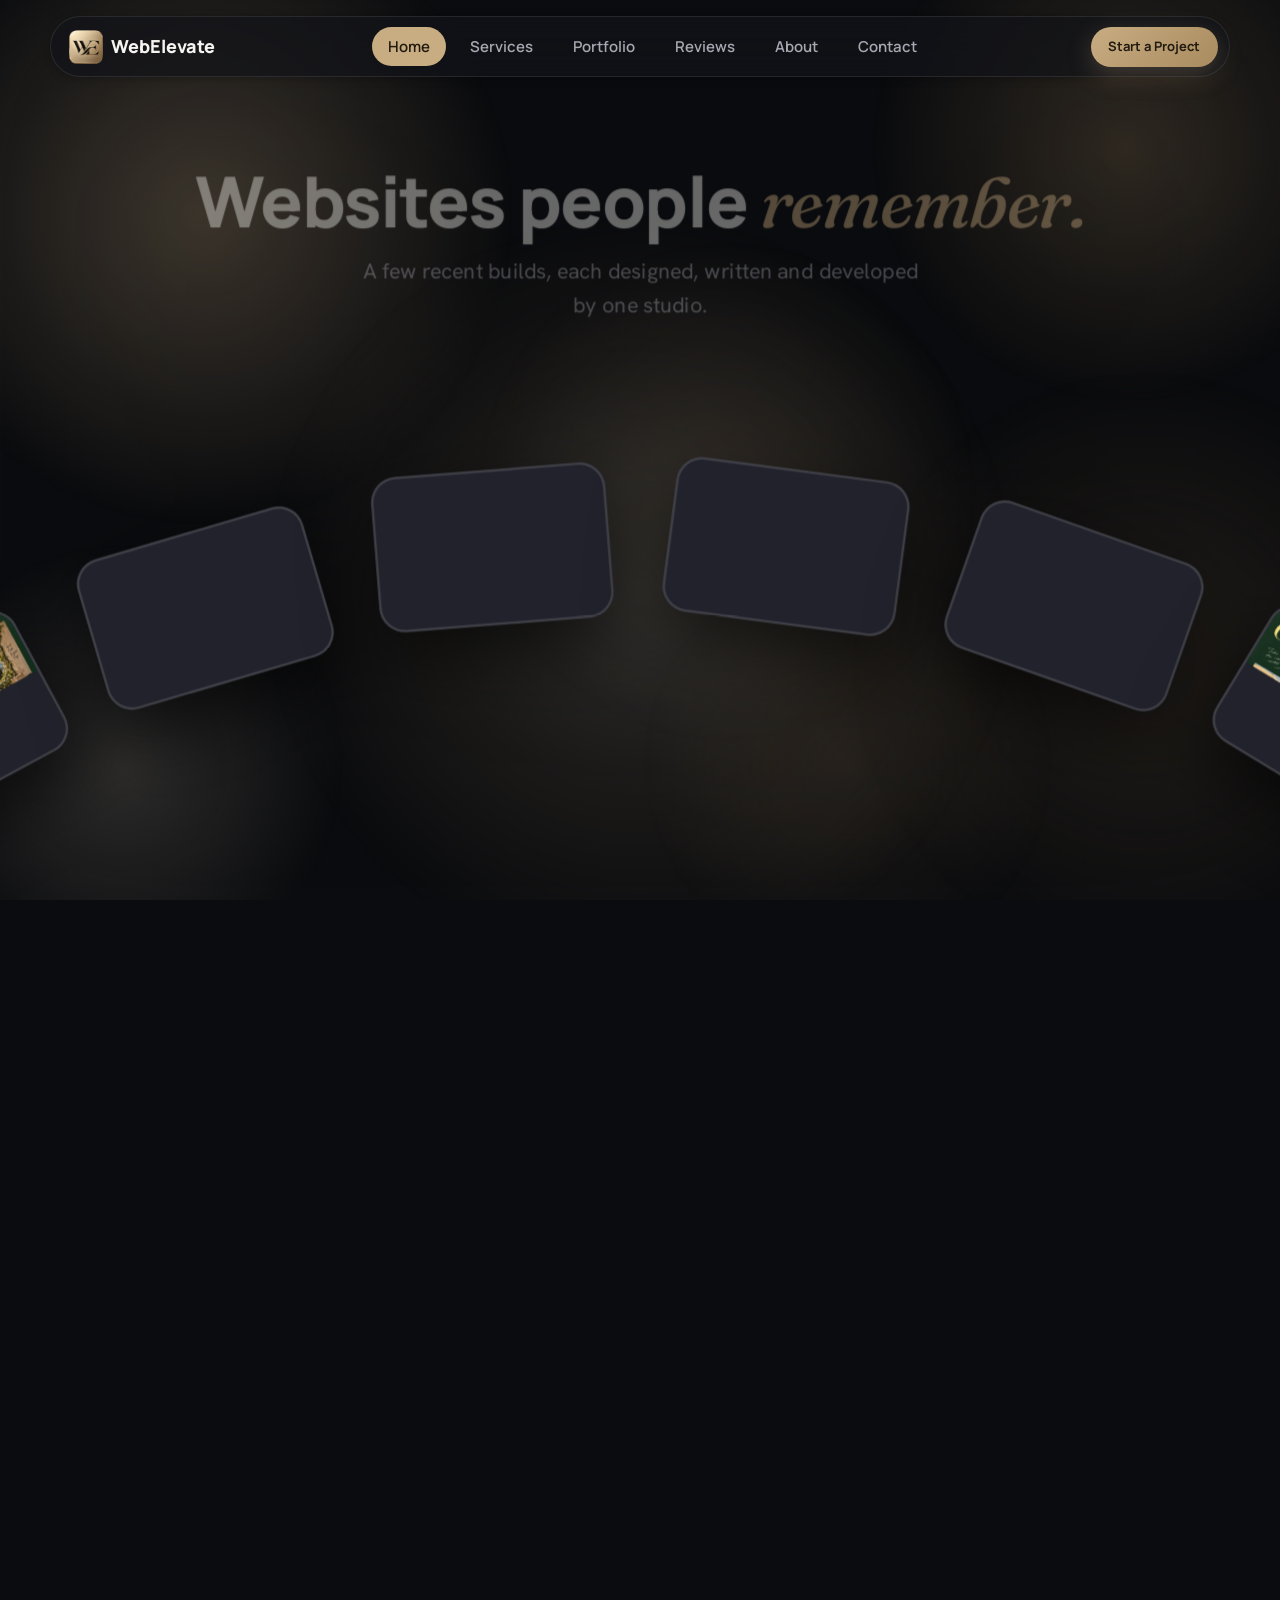
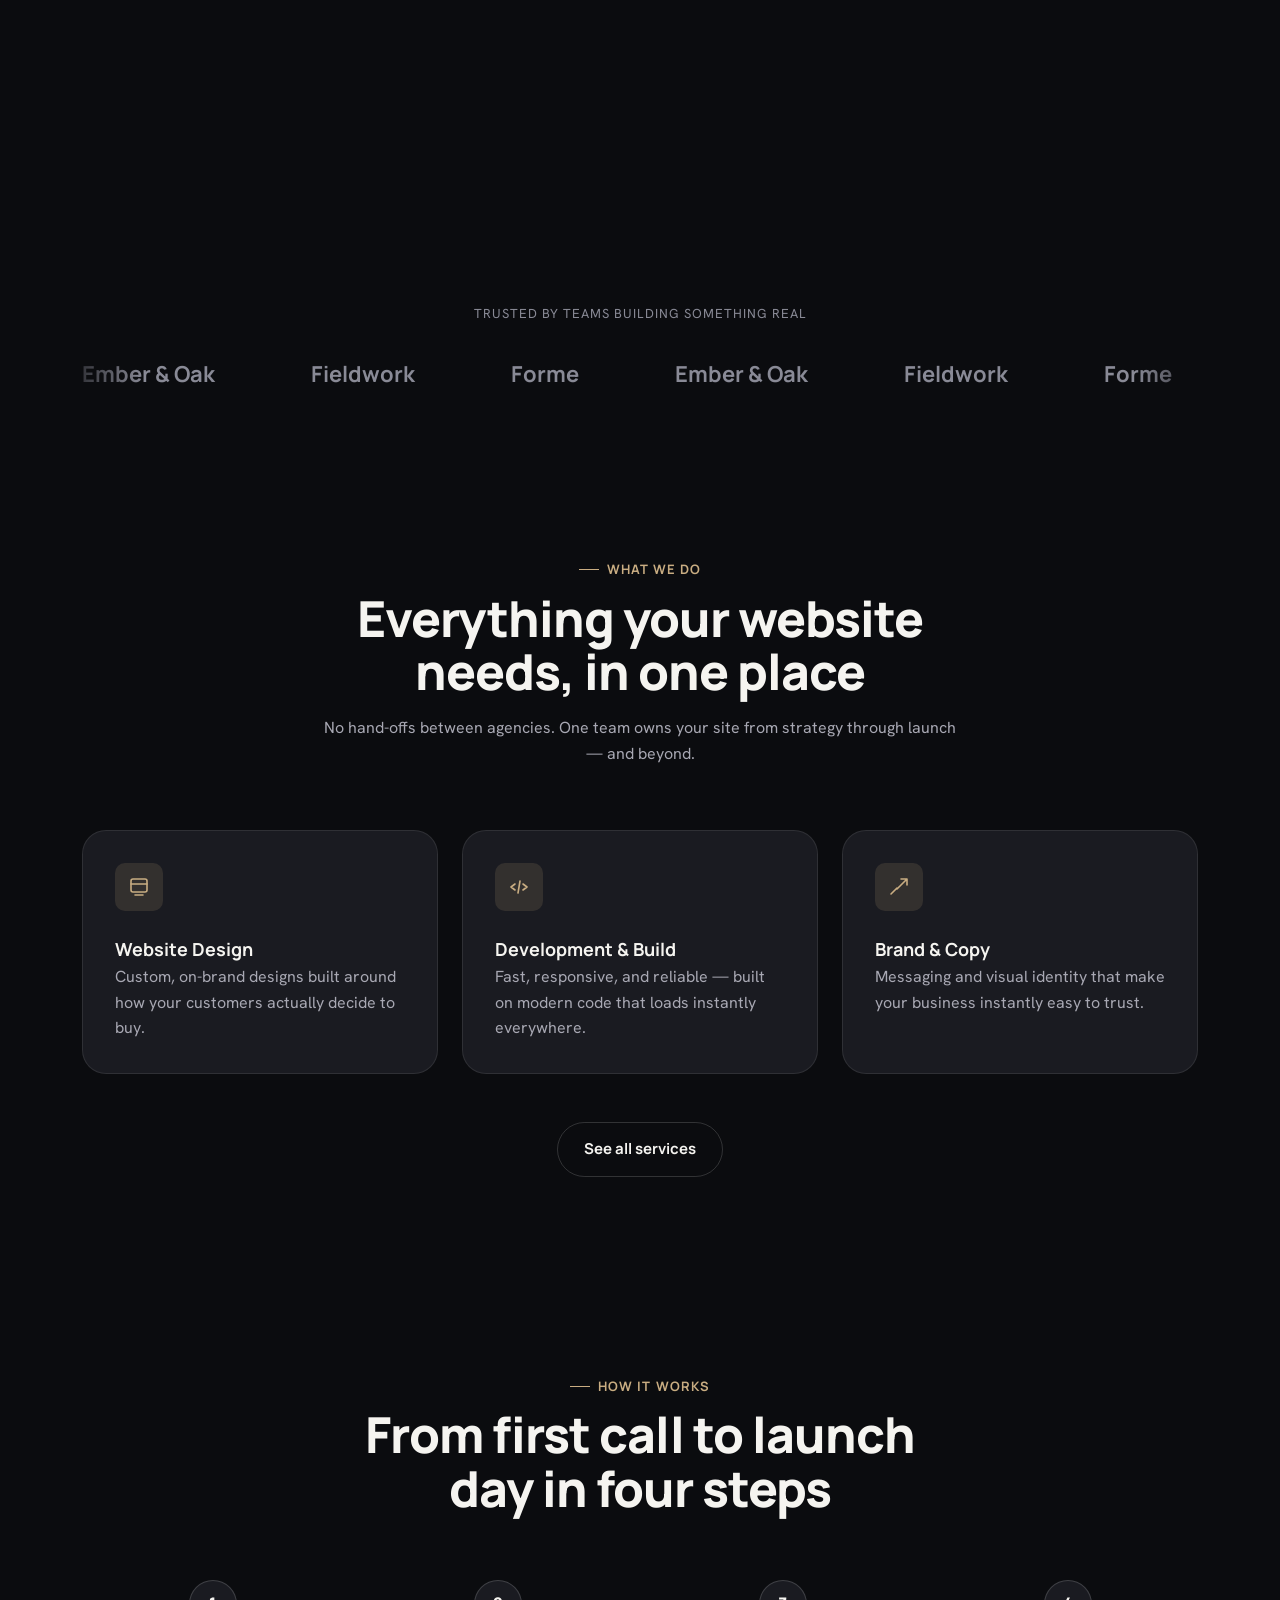
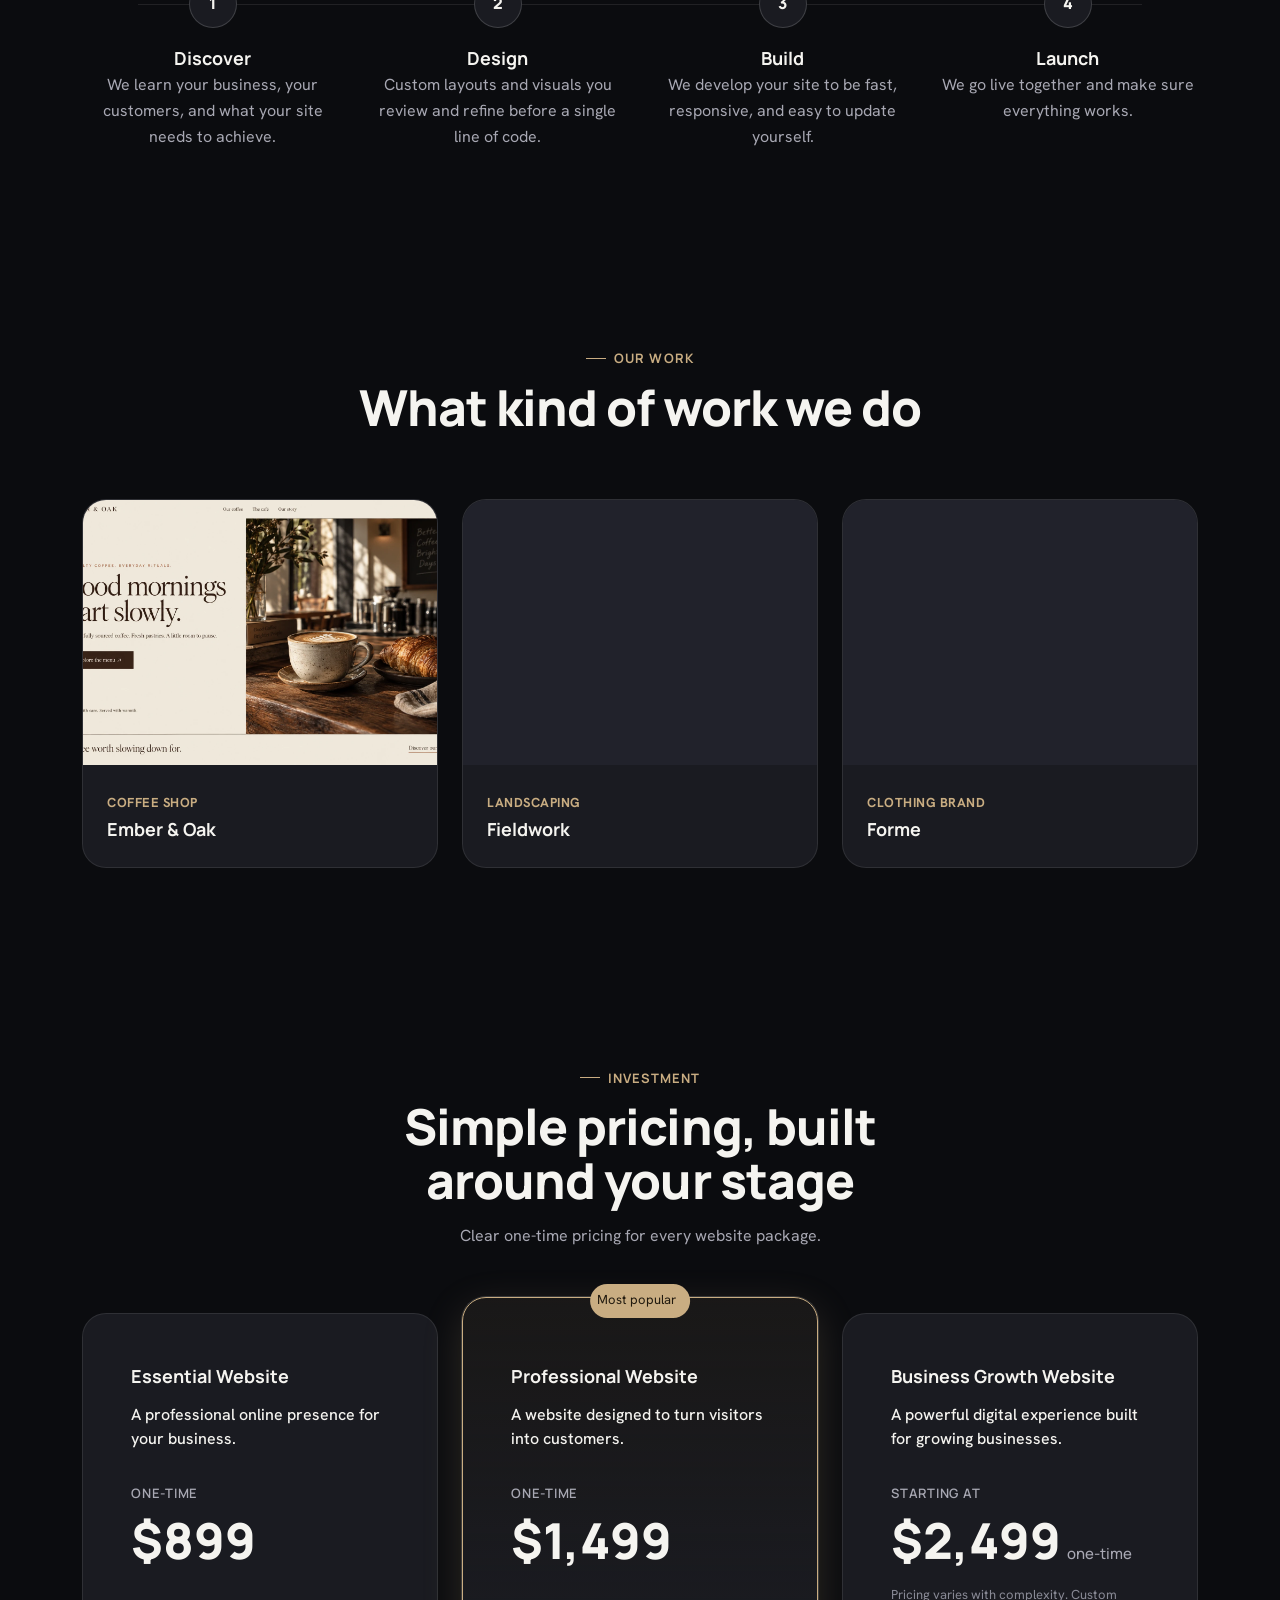
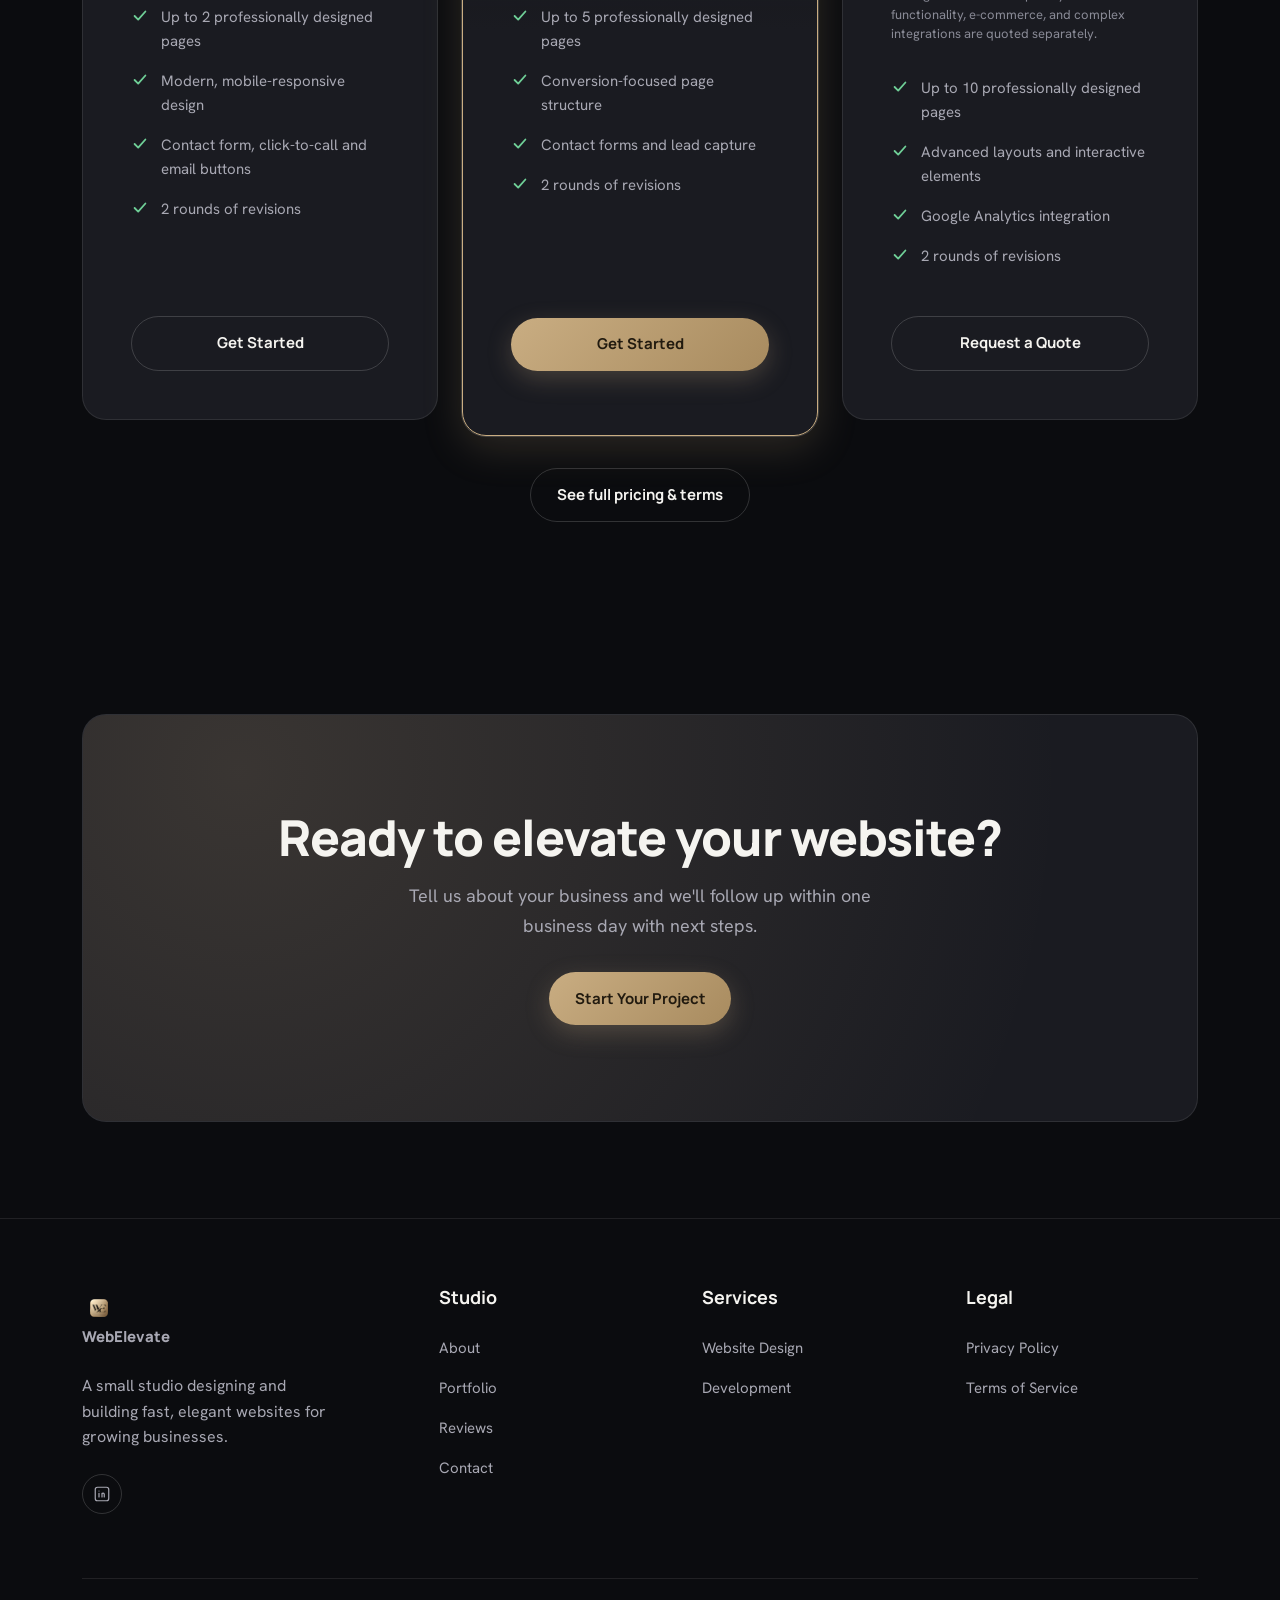
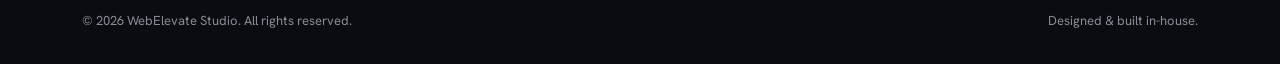
<file: index.html>
<!DOCTYPE html>
<html lang="en">
<head>
<meta charset="UTF-8" />
<meta name="viewport" content="width=device-width, initial-scale=1" />
<title>WebElevate — Websites That Elevate Your Business</title>
<meta name="description" content="WebElevate designs and builds fast, beautiful websites for growing businesses — strategy, design, and development in one studio." />
<meta name="theme-color" content="#0b0c0f" />
<link rel="canonical" href="https://www.webelevateagency.com" />
<meta property="og:type" content="website" />
<meta property="og:site_name" content="WebElevate" />
<meta property="og:url" content="https://www.webelevateagency.com" />
<meta property="og:title" content="WebElevate — Websites That Elevate Your Business" />
<meta property="og:description" content="WebElevate designs and builds fast, beautiful websites for growing businesses — strategy, design, and development in one studio." />
<meta property="og:image" content="https://www.webelevateagency.com/images/og-image.jpg" />
<meta property="og:image:width" content="1200" />
<meta property="og:image:height" content="630" />
<meta name="twitter:card" content="summary_large_image" />
<meta name="twitter:title" content="WebElevate — Websites That Elevate Your Business" />
<meta name="twitter:description" content="WebElevate designs and builds fast, beautiful websites for growing businesses — strategy, design, and development in one studio." />
<meta name="twitter:image" content="https://www.webelevateagency.com/images/og-image.jpg" />
<link rel="apple-touch-icon" href="images/apple-touch-icon.png" />
<link rel="icon" type="image/png" href="images/favicon.png" />
<link rel="preconnect" href="https://fonts.googleapis.com" />
<link rel="preconnect" href="https://fonts.gstatic.com" crossorigin />
<link href="https://fonts.googleapis.com/css2?family=Fraunces:ital,wght@1,500&family=Hanken+Grotesk:wght@400;500;600;700&family=Manrope:wght@600;700;800&display=swap" rel="stylesheet" />
<link rel="stylesheet" href="css/style.css?v=20261113a" />
</head>
<body>
<div class="ambient-lights" aria-hidden="true"><span class="orb orb-1"></span><span class="orb orb-2"></span><span class="orb orb-3"></span><span class="orb orb-4"></span><span class="orb orb-5"></span><span class="orb orb-6"></span><span class="glow-core"></span></div>
<a class="skip-link" href="#main">Skip to main content</a>

<div class="nav-wrap">
  <nav class="nav" aria-label="Primary">
    <a class="logo" href="index.html">
      <span class="logo-mark" aria-hidden="true">
        <img src="images/logo-mark.png" alt="" width="320" height="320" />
      </span>
      WebElevate
    </a>
    <ul class="nav-links">
      <li><a href="index.html">Home</a></li>
      <li><a href="services.html">Services</a></li>
      <li><a href="portfolio.html">Portfolio</a></li>
      <li><a href="reviews.html">Reviews</a></li>
      <li><a href="about.html">About</a></li>
      <li><a href="contact.html">Contact</a></li>
    </ul>
    <div class="nav-actions">
      <a class="btn btn-primary btn-sm desktop-only" href="contact.html">Start a Project</a>
      <button class="nav-toggle" aria-label="Open menu" aria-expanded="false" aria-controls="mobile-menu">
        <svg viewBox="0 0 24 24" fill="none"><path d="M4 7h16M4 12h16M4 17h16" stroke="currentColor" stroke-width="2" stroke-linecap="round"/></svg>
      </button>
    </div>
  </nav>
</div>

<div class="mobile-menu" id="mobile-menu">
  <a href="index.html">Home</a>
  <a href="services.html">Services</a>
  <a href="portfolio.html">Portfolio</a>
  <a href="reviews.html">Reviews</a>
  <a href="about.html">About</a>
  <a href="contact.html">Contact</a>
  <a class="btn btn-primary btn-block" href="contact.html">Start a Project</a>
</div>

<main id="main">

  <!-- Hero -->
  <section class="mac-hero" data-mac-hero aria-label="Introduction">
    <div class="mac-stage">

      <div class="mac-copy" data-mac-copy>
        <div class="badge">Strategy, design &amp; development — one studio</div>
        <h1>Websites That <em>Elevate</em> Your Business, Not Just Your Brand</h1>
        <p class="lead">WebElevate designs and builds fast, elegant websites that turn visitors into customers — strategy, design, and development, handled by one studio from first sketch to launch day.</p>
        <div class="hero-ctas">
          <a class="btn btn-primary" href="contact.html">Start Your Project</a>
          <a class="btn btn-ghost" href="portfolio.html">View Our Work</a>
        </div>
      </div>

      <div class="mac-holder" data-mac-holder aria-hidden="true">
        <div class="mac" data-mac>
          <div class="mac-glow"></div>
          <div class="mac-scene">
            <div class="mac-ground"></div>

            <!-- Base: rounded plates give the chassis its thickness and one outline from every angle;
                 the top face and the front face are drawn on top of them. -->
            <div class="mac-base-plate" style="--i:8;--c:#95969a"></div>
            <div class="mac-base-plate" style="--i:7;--c:#9b9c9f"></div>
            <div class="mac-base-plate" style="--i:6;--c:#a1a2a5"></div>
            <div class="mac-base-plate" style="--i:5;--c:#a6a7aa"></div>
            <div class="mac-base-plate" style="--i:4;--c:#aaabae"></div>
            <div class="mac-base-plate" style="--i:3;--c:#adaeb1"></div>
            <div class="mac-base-plate" style="--i:2;--c:#aeafb2"></div>
            <div class="mac-base-plate" style="--i:1;--c:#8b8c90"></div>
            <div class="mac-top">
              <div class="mac-keys"></div>
              <div class="mac-pad"></div>
              <div class="mac-top-scoop"></div>
            </div>
            <div class="mac-front"><div class="mac-scoop"></div></div>

            <!-- Lid: pivots on the base's rear hinge line. -->
            <div class="mac-lid">
              <div class="mac-lid-front">
                <div class="mac-bezel"></div>
                <div class="mac-screen" data-mac-screen>
                  <div class="ms-black"></div>
                  <div class="ms-intro" data-ms-intro>
                    <p class="ms-title">Your brand, <em>elevated.</em></p>
                    <p class="ms-sub">Scroll to explore</p>
                  </div>
                  <div class="ms-arc" data-ms-arc>
                    <p class="ms-title">Websites people <em>remember.</em></p>
                    <p class="ms-text">A few recent builds, each designed, written and developed by one studio.</p>
                  </div>
                  <div class="ms-cards" data-ms-cards></div>
                </div>
                <div class="mac-cam"></div>
              </div>
              <div class="mac-lid-back">
                <img src="images/we-logo.png" alt="" width="440" height="251" draggable="false">
              </div>
              <span class="mac-lid-layer" style="--i:1"></span><span class="mac-lid-layer" style="--i:2"></span><span class="mac-lid-layer" style="--i:3"></span><span class="mac-lid-layer" style="--i:4"></span><span class="mac-lid-layer" style="--i:5"></span><span class="mac-lid-layer" style="--i:6"></span><span class="mac-lid-layer" style="--i:7"></span>
            </div>

          </div>
        </div>
      </div>

    </div>
  </section>

  <!-- Trust marquee -->
  <section class="section--tight">
    <div class="container">
      <p class="text-center text-faint" style="font-size: var(--fs-xs); text-transform: uppercase; letter-spacing: 0.08em; margin-bottom: var(--space-6);">Trusted by teams building something real</p>
    </div>
    <div class="marquee container">
      <div class="marquee-track" data-marquee-track aria-hidden="true">
        <span>Ember &amp; Oak</span><span>Fieldwork</span><span>Forme</span>
        <span>Ember &amp; Oak</span><span>Fieldwork</span><span>Forme</span>
        <span>Ember &amp; Oak</span><span>Fieldwork</span><span>Forme</span>
        <span>Ember &amp; Oak</span><span>Fieldwork</span><span>Forme</span>
      </div>
    </div>
  </section>

  <!-- Services -->
  <section class="section" id="services">
    <div class="container">
      <div class="section-head" data-reveal="heading">
        <span class="eyebrow">What we do</span>
        <h2>Everything your website needs, in one place</h2>
        <p>No hand-offs between agencies. One team owns your site from strategy through launch — and beyond.</p>
      </div>
      <div class="grid grid-3" data-reveal-group>
        <div class="card" data-reveal>
          <div class="card-icon"><svg viewBox="0 0 24 24" fill="none"><path d="M4 6a2 2 0 012-2h12a2 2 0 012 2v9a2 2 0 01-2 2H6a2 2 0 01-2-2V6z" stroke="currentColor" stroke-width="1.6"/><path d="M4 9h16M8 20h8" stroke="currentColor" stroke-width="1.6" stroke-linecap="round"/></svg></div>
          <h4>Website Design</h4>
          <p>Custom, on-brand designs built around how your customers actually decide to buy.</p>
        </div>
        <div class="card" data-reveal>
          <div class="card-icon"><svg viewBox="0 0 24 24" fill="none"><path d="M8 9l-4 3 4 3M16 9l4 3-4 3M13 6l-2 12" stroke="currentColor" stroke-width="1.6" stroke-linecap="round" stroke-linejoin="round"/></svg></div>
          <h4>Development &amp; Build</h4>
          <p>Fast, responsive, and reliable — built on modern code that loads instantly everywhere.</p>
        </div>
        <div class="card" data-reveal>
          <div class="card-icon"><svg viewBox="0 0 24 24" fill="none"><path d="M4 19l6-6M14 4h6v6M20 4L10 14" stroke="currentColor" stroke-width="1.6" stroke-linecap="round" stroke-linejoin="round"/></svg></div>
          <h4>Brand &amp; Copy</h4>
          <p>Messaging and visual identity that make your business instantly easy to trust.</p>
        </div>
      </div>
      <div class="text-center" style="margin-top: var(--space-7);">
        <a class="btn btn-ghost" href="services.html">See all services</a>
      </div>
    </div>
  </section>

  <!-- Process -->
  <section class="section">
    <div class="container">
      <div class="section-head" data-reveal="heading">
        <span class="eyebrow">How it works</span>
        <h2>From first call to launch day in four steps</h2>
      </div>
      <div class="timeline" data-reveal-group>
        <div class="timeline-step" data-reveal>
          <div class="timeline-num">1</div>
          <h4>Discover</h4>
          <p>We learn your business, your customers, and what your site needs to achieve.</p>
        </div>
        <div class="timeline-step" data-reveal>
          <div class="timeline-num">2</div>
          <h4>Design</h4>
          <p>Custom layouts and visuals you review and refine before a single line of code.</p>
        </div>
        <div class="timeline-step" data-reveal>
          <div class="timeline-num">3</div>
          <h4>Build</h4>
          <p>We develop your site to be fast, responsive, and easy to update yourself.</p>
        </div>
        <div class="timeline-step" data-reveal>
          <div class="timeline-num">4</div>
          <h4>Launch</h4>
          <p>We go live together and make sure everything works.</p>
        </div>
      </div>
    </div>
  </section>

  <!-- Portfolio preview -->
  <section class="section">
    <div class="container">
      <div class="section-head" data-reveal="heading">
        <span class="eyebrow">Our work</span>
        <h2>What kind of work we do</h2>
      </div>
      <div class="grid grid-3" data-reveal-group>
        <a class="project-card" href="portfolio.html" data-reveal>
          <div class="project-thumb">
            <div class="project-thumb-inner">
              <img src="images/portfolio/ember-oak.webp" alt="Ember &amp; Oak homepage: a warm cream coffee shop site with a latte and croissant on a wooden counter" loading="lazy" decoding="async" width="1586" height="992" />
            </div>
          </div>
          <div class="project-body">
            <div><span class="tag">Coffee Shop</span><h4>Ember &amp; Oak</h4></div>
          </div>
        </a>
        <a class="project-card" href="portfolio.html" data-reveal>
          <div class="project-thumb">
            <div class="project-thumb-inner">
              <img src="images/portfolio/fieldwork.webp" alt="Fieldwork homepage: a landscaped garden path leading to a modern home at sunset" loading="lazy" decoding="async" width="1586" height="992" />
            </div>
          </div>
          <div class="project-body">
            <div><span class="tag">Landscaping</span><h4>Fieldwork</h4></div>
          </div>
        </a>
        <a class="project-card" href="portfolio.html" data-reveal>
          <div class="project-thumb">
            <div class="project-thumb-inner">
              <img src="images/portfolio/forme.webp" alt="Forme homepage: two fashion editorial portraits under a bold 'Less, but better.' headline" loading="lazy" decoding="async" width="1586" height="992" />
            </div>
          </div>
          <div class="project-body">
            <div><span class="tag">Clothing Brand</span><h4>Forme</h4></div>
          </div>
        </a>
      </div>
    </div>
  </section>

  <!-- Pricing teaser -->
  <section class="section" id="pricing">
    <div class="container">
      <div class="section-head" data-reveal="heading">
        <span class="eyebrow">Investment</span>
        <h2>Simple pricing, built around your stage</h2>
        <p>Clear one-time pricing for every website package.</p>
      </div>
      <div class="grid grid-3" data-reveal-group>
        <div class="card price-card" data-reveal>
          <h4>Essential Website</h4>
          <p class="price-tagline">A professional online presence for your business.</p>
          <div class="price-tag"><span class="price-note">One-time</span><span class="price-amount">$899</span></div>
          <ul class="feature-list">
            <li><svg viewBox="0 0 20 20" fill="none"><path d="M4 10l4 4 8-9" stroke="currentColor" stroke-width="2" stroke-linecap="round" stroke-linejoin="round"/></svg>Up to 2 professionally designed pages</li>
            <li><svg viewBox="0 0 20 20" fill="none"><path d="M4 10l4 4 8-9" stroke="currentColor" stroke-width="2" stroke-linecap="round" stroke-linejoin="round"/></svg>Modern, mobile-responsive design</li>
            <li><svg viewBox="0 0 20 20" fill="none"><path d="M4 10l4 4 8-9" stroke="currentColor" stroke-width="2" stroke-linecap="round" stroke-linejoin="round"/></svg>Contact form, click-to-call and email buttons</li>
            <li><svg viewBox="0 0 20 20" fill="none"><path d="M4 10l4 4 8-9" stroke="currentColor" stroke-width="2" stroke-linecap="round" stroke-linejoin="round"/></svg>2 rounds of revisions</li>
          </ul>
          <a class="btn btn-ghost btn-block" href="contact.html?plan=essential-website">Get Started</a>
        </div>

        <div class="card price-card popular" data-reveal>
          <span class="badge">Most popular</span>
          <h4>Professional Website</h4>
          <p class="price-tagline">A website designed to turn visitors into customers.</p>
          <div class="price-tag"><span class="price-note">One-time</span><span class="price-amount">$1,499</span></div>
          <ul class="feature-list">
            <li><svg viewBox="0 0 20 20" fill="none"><path d="M4 10l4 4 8-9" stroke="currentColor" stroke-width="2" stroke-linecap="round" stroke-linejoin="round"/></svg>Up to 5 professionally designed pages</li>
            <li><svg viewBox="0 0 20 20" fill="none"><path d="M4 10l4 4 8-9" stroke="currentColor" stroke-width="2" stroke-linecap="round" stroke-linejoin="round"/></svg>Conversion-focused page structure</li>
            <li><svg viewBox="0 0 20 20" fill="none"><path d="M4 10l4 4 8-9" stroke="currentColor" stroke-width="2" stroke-linecap="round" stroke-linejoin="round"/></svg>Contact forms and lead capture</li>
            <li><svg viewBox="0 0 20 20" fill="none"><path d="M4 10l4 4 8-9" stroke="currentColor" stroke-width="2" stroke-linecap="round" stroke-linejoin="round"/></svg>2 rounds of revisions</li>
          </ul>
          <a class="btn btn-primary btn-block" href="contact.html?plan=professional-website">Get Started</a>
        </div>

        <div class="card price-card" data-reveal>
          <h4>Business Growth Website</h4>
          <p class="price-tagline">A powerful digital experience built for growing businesses.</p>
          <div class="price-tag"><span class="price-note">Starting at</span><span class="price-amount">$2,499<span class="price-unit">one-time</span></span></div>
          <p class="price-fine">Pricing varies with complexity. Custom functionality, e-commerce, and complex integrations are quoted separately.</p>
          <ul class="feature-list">
            <li><svg viewBox="0 0 20 20" fill="none"><path d="M4 10l4 4 8-9" stroke="currentColor" stroke-width="2" stroke-linecap="round" stroke-linejoin="round"/></svg>Up to 10 professionally designed pages</li>
            <li><svg viewBox="0 0 20 20" fill="none"><path d="M4 10l4 4 8-9" stroke="currentColor" stroke-width="2" stroke-linecap="round" stroke-linejoin="round"/></svg>Advanced layouts and interactive elements</li>
            <li><svg viewBox="0 0 20 20" fill="none"><path d="M4 10l4 4 8-9" stroke="currentColor" stroke-width="2" stroke-linecap="round" stroke-linejoin="round"/></svg>Google Analytics integration</li>
            <li><svg viewBox="0 0 20 20" fill="none"><path d="M4 10l4 4 8-9" stroke="currentColor" stroke-width="2" stroke-linecap="round" stroke-linejoin="round"/></svg>2 rounds of revisions</li>
          </ul>
          <a class="btn btn-ghost btn-block" href="contact.html?plan=business-growth-website">Request a Quote</a>
        </div>
      </div>
      <div class="text-center" style="margin-top: var(--space-7);">
        <a class="btn btn-ghost" href="services.html#pricing">See full pricing &amp; terms</a>
      </div>
    </div>
  </section>

  <!-- CTA -->
  <section class="section">
    <div class="container">
      <div class="cta-banner" data-reveal="soft">
        <h2>Ready to elevate your website?</h2>
        <p class="lead" style="max-width: 480px; margin: var(--space-4) auto 0;">Tell us about your business and we'll follow up within one business day with next steps.</p>
        <div class="hero-ctas">
          <a class="btn btn-primary" href="contact.html">Start Your Project</a>
        </div>
      </div>
    </div>
  </section>

</main>

<footer>
  <div class="container">
    <div class="footer-top">
      <div class="footer-col">
        <a class="logo" href="index.html">
          <span class="logo-mark" aria-hidden="true">
        <img src="images/logo-mark.png" alt="" width="320" height="320" />
      </span>
          WebElevate
        </a>
        <p style="margin-top: var(--space-4); max-width: 260px;">A small studio designing and building fast, elegant websites for growing businesses.</p>
        <div class="social-links" style="margin-top: var(--space-5);">
          <a href="https://www.linkedin.com/in/michael-avdeyev-7ba961440/" target="_blank" rel="noopener noreferrer" aria-label="Michael Avdeyev on LinkedIn"><svg viewBox="0 0 24 24" fill="none"><rect x="3" y="3" width="18" height="18" rx="3" stroke="currentColor" stroke-width="1.6"/><path d="M8 11v5M8 8v.01M12 16v-3.5a1.5 1.5 0 013-.15V16M12 11v5" stroke="currentColor" stroke-width="1.6" stroke-linecap="round"/></svg></a>
        </div>
      </div>
      <div class="footer-col">
        <h4>Studio</h4>
        <a href="about.html">About</a>
        <a href="portfolio.html">Portfolio</a>
        <a href="reviews.html">Reviews</a>
        <a href="contact.html">Contact</a>
      </div>
      <div class="footer-col">
        <h4>Services</h4>
        <a href="services.html">Website Design</a>
        <a href="services.html">Development</a>
      </div>
      <div class="footer-col">
        <h4>Legal</h4>
        <a href="/privacy">Privacy Policy</a>
        <span>Terms of Service</span>
      </div>
    </div>
    <div class="footer-bottom">
      <span>© 2026 WebElevate Studio. All rights reserved.</span>
      <span>Designed &amp; built in-house.</span>
    </div>
  </div>
</footer>

<button class="back-to-top" aria-label="Back to top">
  <svg viewBox="0 0 24 24" fill="none"><path d="M12 19V5M5 12l7-7 7 7" stroke="currentColor" stroke-width="2" stroke-linecap="round" stroke-linejoin="round"/></svg>
</button>

<script src="js/main.js?v=20261113a"></script>
<script src="js/mac-hero.js?v=20261113a"></script>
</body>
</html>
</file>
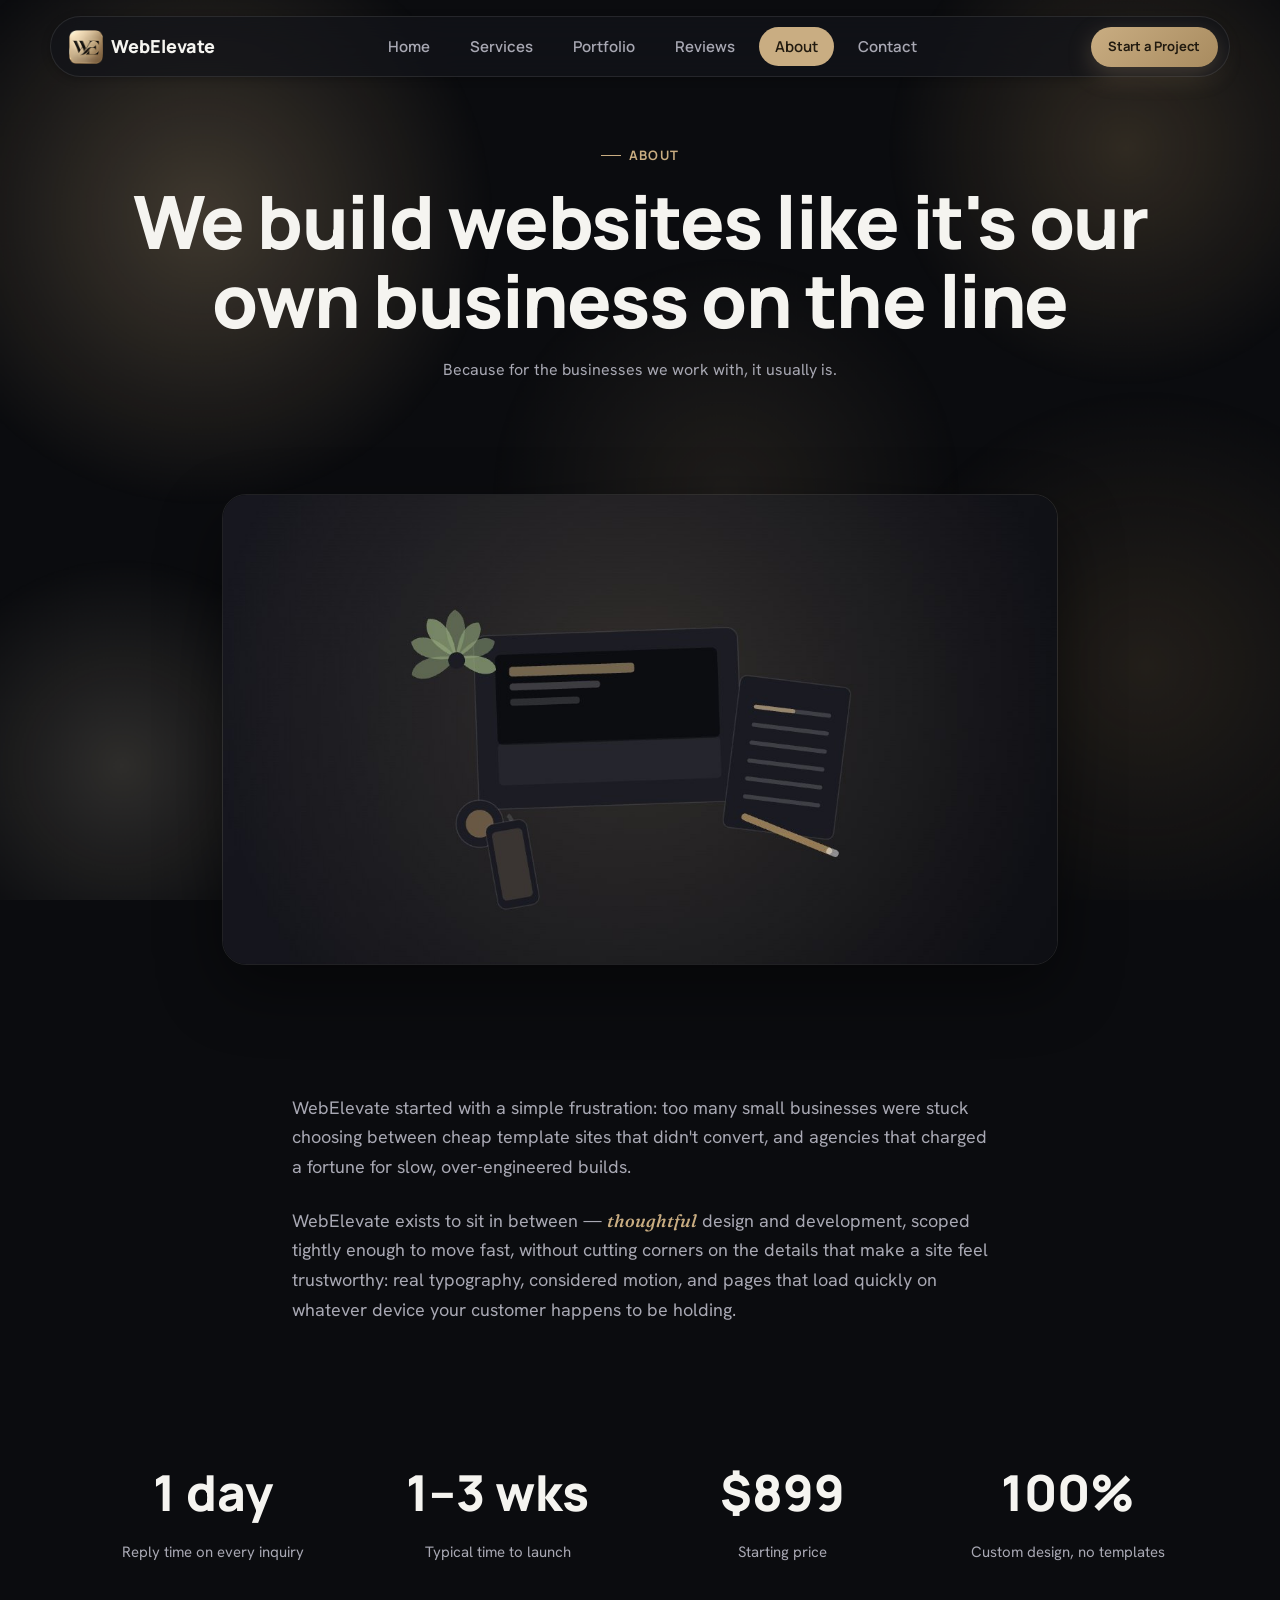
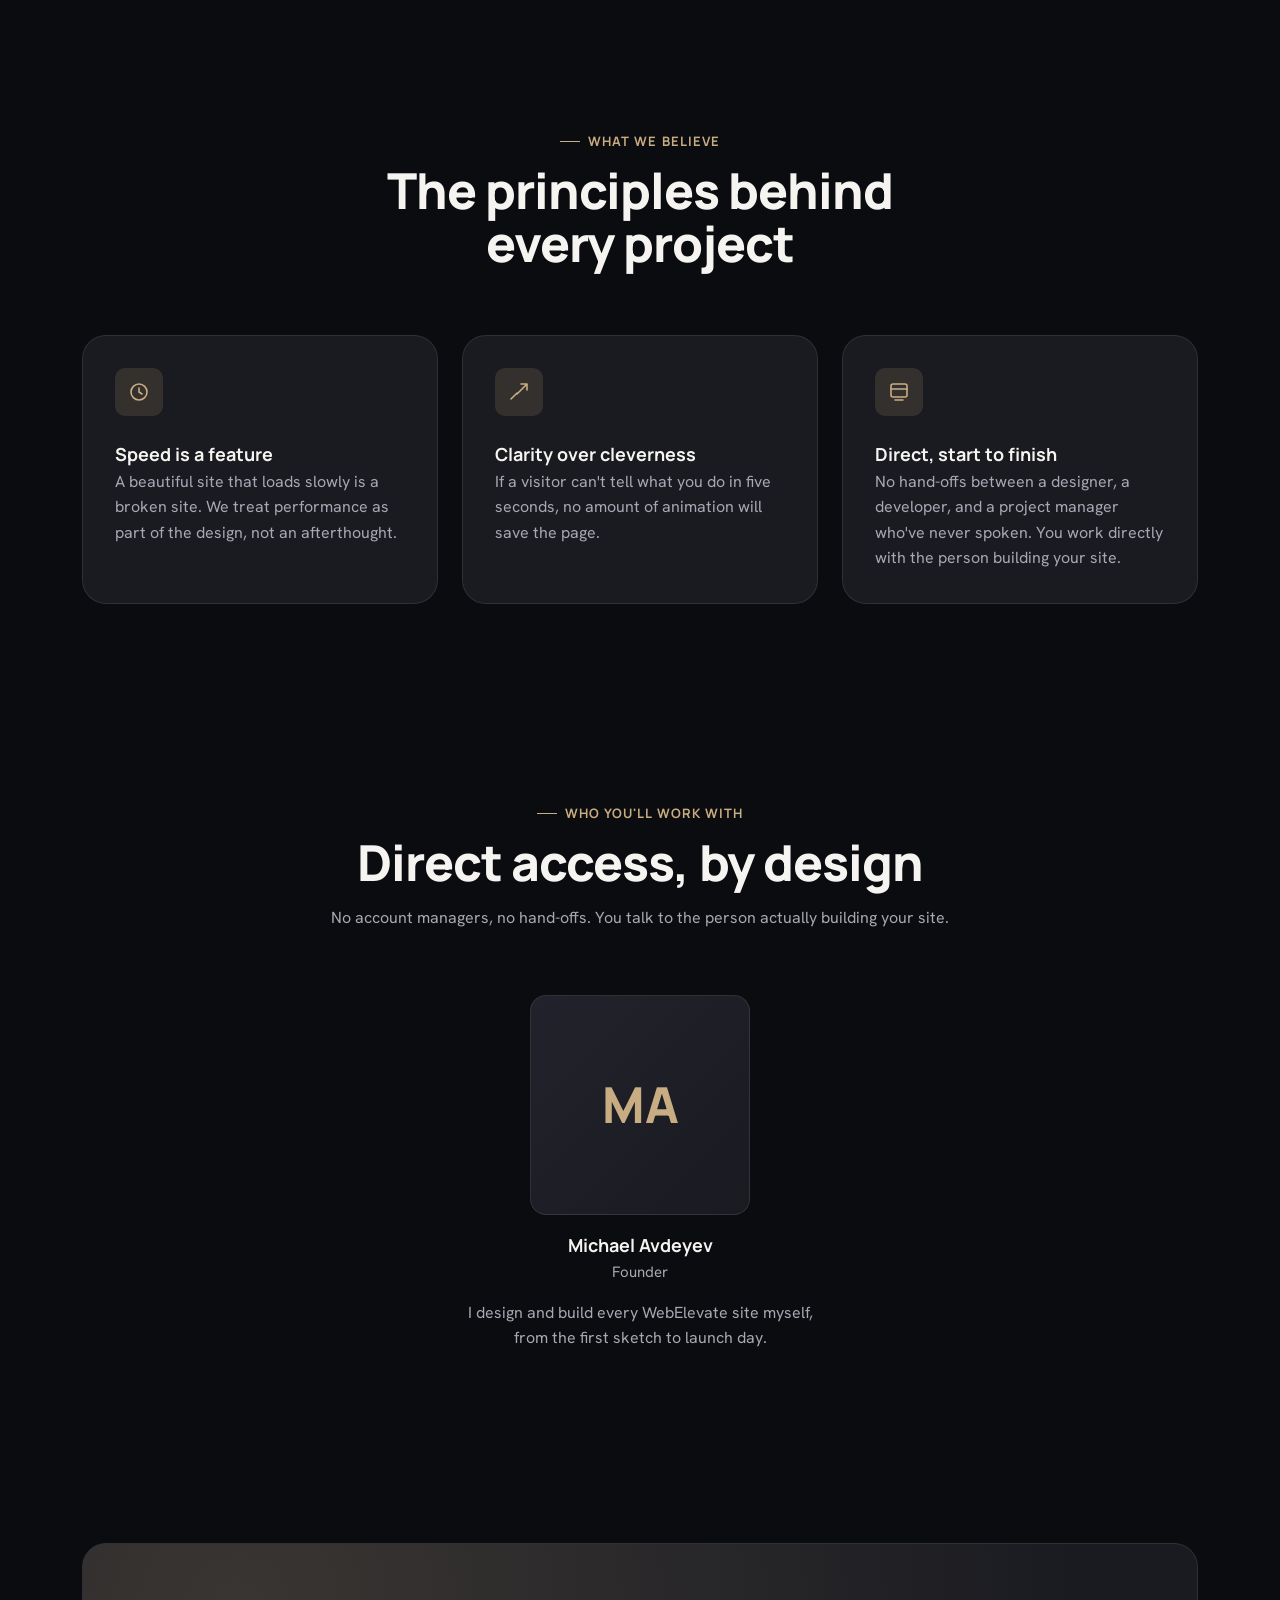
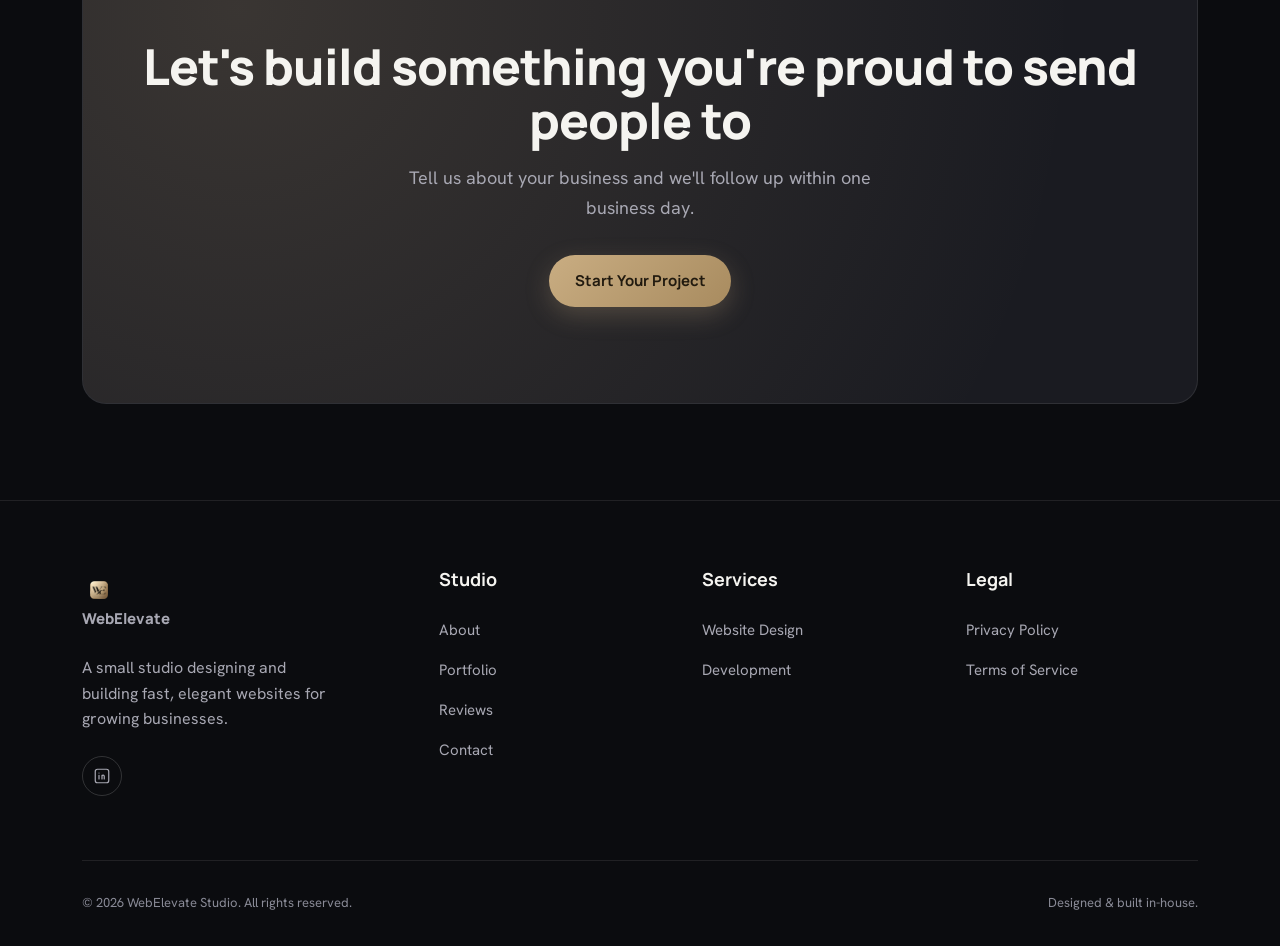
<file: about.html>
<!DOCTYPE html>
<html lang="en">
<head>
<meta charset="UTF-8" />
<meta name="viewport" content="width=device-width, initial-scale=1" />
<title>About — WebElevate</title>
<meta name="description" content="WebElevate is a small studio designing and building fast, elegant websites for growing businesses. Meet the founder and our approach." />
<meta name="theme-color" content="#0b0c0f" />
<link rel="canonical" href="https://www.webelevateagency.com/about.html" />
<meta property="og:type" content="website" />
<meta property="og:site_name" content="WebElevate" />
<meta property="og:url" content="https://www.webelevateagency.com/about.html" />
<meta property="og:title" content="About — WebElevate" />
<meta property="og:description" content="WebElevate is a small studio designing and building fast, elegant websites for growing businesses. Meet the founder and our approach." />
<meta property="og:image" content="https://www.webelevateagency.com/images/og-image.jpg" />
<meta property="og:image:width" content="1200" />
<meta property="og:image:height" content="630" />
<meta name="twitter:card" content="summary_large_image" />
<meta name="twitter:title" content="About — WebElevate" />
<meta name="twitter:description" content="WebElevate is a small studio designing and building fast, elegant websites for growing businesses. Meet the founder and our approach." />
<meta name="twitter:image" content="https://www.webelevateagency.com/images/og-image.jpg" />
<link rel="apple-touch-icon" href="images/apple-touch-icon.png" />
<link rel="icon" type="image/png" href="images/favicon.png" />
<link rel="preconnect" href="https://fonts.googleapis.com" />
<link rel="preconnect" href="https://fonts.gstatic.com" crossorigin />
<link href="https://fonts.googleapis.com/css2?family=Fraunces:ital,wght@1,500&family=Hanken+Grotesk:wght@400;500;600;700&family=Manrope:wght@600;700;800&display=swap" rel="stylesheet" />
<link rel="stylesheet" href="css/style.css?v=20261113a" />
</head>
<body>
<div class="ambient-lights" aria-hidden="true"><span class="orb orb-1"></span><span class="orb orb-2"></span><span class="orb orb-3"></span><span class="orb orb-4"></span><span class="orb orb-5"></span><span class="orb orb-6"></span></div>
<a class="skip-link" href="#main">Skip to main content</a>

<div class="nav-wrap">
  <nav class="nav" aria-label="Primary">
    <a class="logo" href="index.html">
      <span class="logo-mark" aria-hidden="true">
        <img src="images/logo-mark.png" alt="" width="320" height="320" />
      </span>
      WebElevate
    </a>
    <ul class="nav-links">
      <li><a href="index.html">Home</a></li>
      <li><a href="services.html">Services</a></li>
      <li><a href="portfolio.html">Portfolio</a></li>
      <li><a href="reviews.html">Reviews</a></li>
      <li><a href="about.html">About</a></li>
      <li><a href="contact.html">Contact</a></li>
    </ul>
    <div class="nav-actions">
      <a class="btn btn-primary btn-sm desktop-only" href="contact.html">Start a Project</a>
      <button class="nav-toggle" aria-label="Open menu" aria-expanded="false" aria-controls="mobile-menu">
        <svg viewBox="0 0 24 24" fill="none"><path d="M4 7h16M4 12h16M4 17h16" stroke="currentColor" stroke-width="2" stroke-linecap="round"/></svg>
      </button>
    </div>
  </nav>
</div>

<div class="mobile-menu" id="mobile-menu">
  <a href="index.html">Home</a>
  <a href="services.html">Services</a>
  <a href="portfolio.html">Portfolio</a>
  <a href="reviews.html">Reviews</a>
  <a href="about.html">About</a>
  <a href="contact.html">Contact</a>
  <a class="btn btn-primary btn-block" href="contact.html">Start a Project</a>
</div>

<main id="main">

  <header class="page-header container">
    <span class="eyebrow" style="justify-content:center; width:100%;">About</span>
    <h1>We build websites like it's our own business on the line</h1>
    <p>Because for the businesses we work with, it usually is.</p>
  </header>

  <!-- Studio visual -->
  <section class="section--tight">
    <div class="container" style="max-width: 900px;">
      <div class="page-visual" data-reveal="visual">
        <img src="images/about-studio.jpg" alt="Flat-lay illustration of a designer's desk: a laptop, notebook, phone and coffee cup" loading="lazy" decoding="async" width="1200" height="675" />
      </div>
    </div>
  </section>

  <!-- Story -->
  <section class="section--tight">
    <div class="container" style="max-width: 760px;">
      <div data-reveal="soft">
        <p class="lead">WebElevate started with a simple frustration: too many small businesses were stuck choosing between cheap template sites that didn't convert, and agencies that charged a fortune for slow, over-engineered builds.</p>
        <p class="lead" style="margin-top: var(--space-5);">WebElevate exists to sit in between — <em>thoughtful</em> design and development, scoped tightly enough to move fast, without cutting corners on the details that make a site feel trustworthy: real typography, considered motion, and pages that load quickly on whatever device your customer happens to be holding.</p>
      </div>
    </div>
  </section>

  <!-- Stats -->
  <section class="section--tight">
    <div class="container">
      <div class="stats-row" data-reveal-group>
        <div data-reveal>
          <div class="num">1 day</div>
          <div class="label">Reply time on every inquiry</div>
        </div>
        <div data-reveal>
          <div class="num">1–3 wks</div>
          <div class="label">Typical time to launch</div>
        </div>
        <div data-reveal>
          <div class="num">$899</div>
          <div class="label">Starting price</div>
        </div>
        <div data-reveal>
          <div class="num">100%</div>
          <div class="label">Custom design, no templates</div>
        </div>
      </div>
    </div>
  </section>

  <!-- Values -->
  <section class="section">
    <div class="container">
      <div class="section-head" data-reveal="heading">
        <span class="eyebrow">What we believe</span>
        <h2>The principles behind every project</h2>
      </div>
      <div class="grid grid-3" data-reveal-group>
        <div class="card" data-reveal>
          <div class="card-icon"><svg viewBox="0 0 24 24" fill="none"><circle cx="12" cy="12" r="8" stroke="currentColor" stroke-width="1.6"/><path d="M12 8v4l3 2" stroke="currentColor" stroke-width="1.6" stroke-linecap="round"/></svg></div>
          <h4>Speed is a feature</h4>
          <p>A beautiful site that loads slowly is a broken site. We treat performance as part of the design, not an afterthought.</p>
        </div>
        <div class="card" data-reveal>
          <div class="card-icon"><svg viewBox="0 0 24 24" fill="none"><path d="M4 19l6-6M14 4h6v6M20 4L10 14" stroke="currentColor" stroke-width="1.6" stroke-linecap="round" stroke-linejoin="round"/></svg></div>
          <h4>Clarity over cleverness</h4>
          <p>If a visitor can't tell what you do in five seconds, no amount of animation will save the page.</p>
        </div>
        <div class="card" data-reveal>
          <div class="card-icon"><svg viewBox="0 0 24 24" fill="none"><path d="M4 6a2 2 0 012-2h12a2 2 0 012 2v9a2 2 0 01-2 2H6a2 2 0 01-2-2V6z" stroke="currentColor" stroke-width="1.6"/><path d="M4 9h16M8 20h8" stroke="currentColor" stroke-width="1.6" stroke-linecap="round"/></svg></div>
          <h4>Direct, start to finish</h4>
          <p>No hand-offs between a designer, a developer, and a project manager who've never spoken. You work directly with the person building your site.</p>
        </div>
      </div>
    </div>
  </section>

  <!-- Founder -->
  <section class="section">
    <div class="container">
      <div class="section-head" data-reveal="heading">
        <span class="eyebrow">Who you'll work with</span>
        <h2>Direct access, by design</h2>
        <p>No account managers, no hand-offs. You talk to the person actually building your site.</p>
      </div>
      <div data-reveal style="max-width: 360px; margin-inline: auto; text-align: center;">
        <div class="team-avatar" style="max-width: 220px; margin-inline: auto;">MA</div>
        <h4>Michael Avdeyev</h4>
        <p class="text-muted" style="font-size: var(--fs-sm);">Founder</p>
        <p style="margin-top: var(--space-4);">I design and build every WebElevate site myself, from the first sketch to launch day.</p>
      </div>
    </div>
  </section>

  <!-- CTA -->
  <section class="section">
    <div class="container">
      <div class="cta-banner" data-reveal="soft">
        <h2>Let's build something you're proud to send people to</h2>
        <p class="lead" style="max-width: 480px; margin: var(--space-4) auto 0;">Tell us about your business and we'll follow up within one business day.</p>
        <div class="hero-ctas">
          <a class="btn btn-primary" href="contact.html">Start Your Project</a>
        </div>
      </div>
    </div>
  </section>

</main>

<footer>
  <div class="container">
    <div class="footer-top">
      <div class="footer-col">
        <a class="logo" href="index.html">
          <span class="logo-mark" aria-hidden="true">
        <img src="images/logo-mark.png" alt="" width="320" height="320" />
      </span>
          WebElevate
        </a>
        <p style="margin-top: var(--space-4); max-width: 260px;">A small studio designing and building fast, elegant websites for growing businesses.</p>
        <div class="social-links" style="margin-top: var(--space-5);">
          <a href="https://www.linkedin.com/in/michael-avdeyev-7ba961440/" target="_blank" rel="noopener noreferrer" aria-label="Michael Avdeyev on LinkedIn"><svg viewBox="0 0 24 24" fill="none"><rect x="3" y="3" width="18" height="18" rx="3" stroke="currentColor" stroke-width="1.6"/><path d="M8 11v5M8 8v.01M12 16v-3.5a1.5 1.5 0 013-.15V16M12 11v5" stroke="currentColor" stroke-width="1.6" stroke-linecap="round"/></svg></a>
        </div>
      </div>
      <div class="footer-col">
        <h4>Studio</h4>
        <a href="about.html">About</a>
        <a href="portfolio.html">Portfolio</a>
        <a href="reviews.html">Reviews</a>
        <a href="contact.html">Contact</a>
      </div>
      <div class="footer-col">
        <h4>Services</h4>
        <a href="services.html">Website Design</a>
        <a href="services.html">Development</a>
      </div>
      <div class="footer-col">
        <h4>Legal</h4>
        <a href="/privacy">Privacy Policy</a>
        <span>Terms of Service</span>
      </div>
    </div>
    <div class="footer-bottom">
      <span>© 2026 WebElevate Studio. All rights reserved.</span>
      <span>Designed &amp; built in-house.</span>
    </div>
  </div>
</footer>

<button class="back-to-top" aria-label="Back to top">
  <svg viewBox="0 0 24 24" fill="none"><path d="M12 19V5M5 12l7-7 7 7" stroke="currentColor" stroke-width="2" stroke-linecap="round" stroke-linejoin="round"/></svg>
</button>

<script src="js/main.js?v=20261113a"></script>
</body>
</html>
</file>
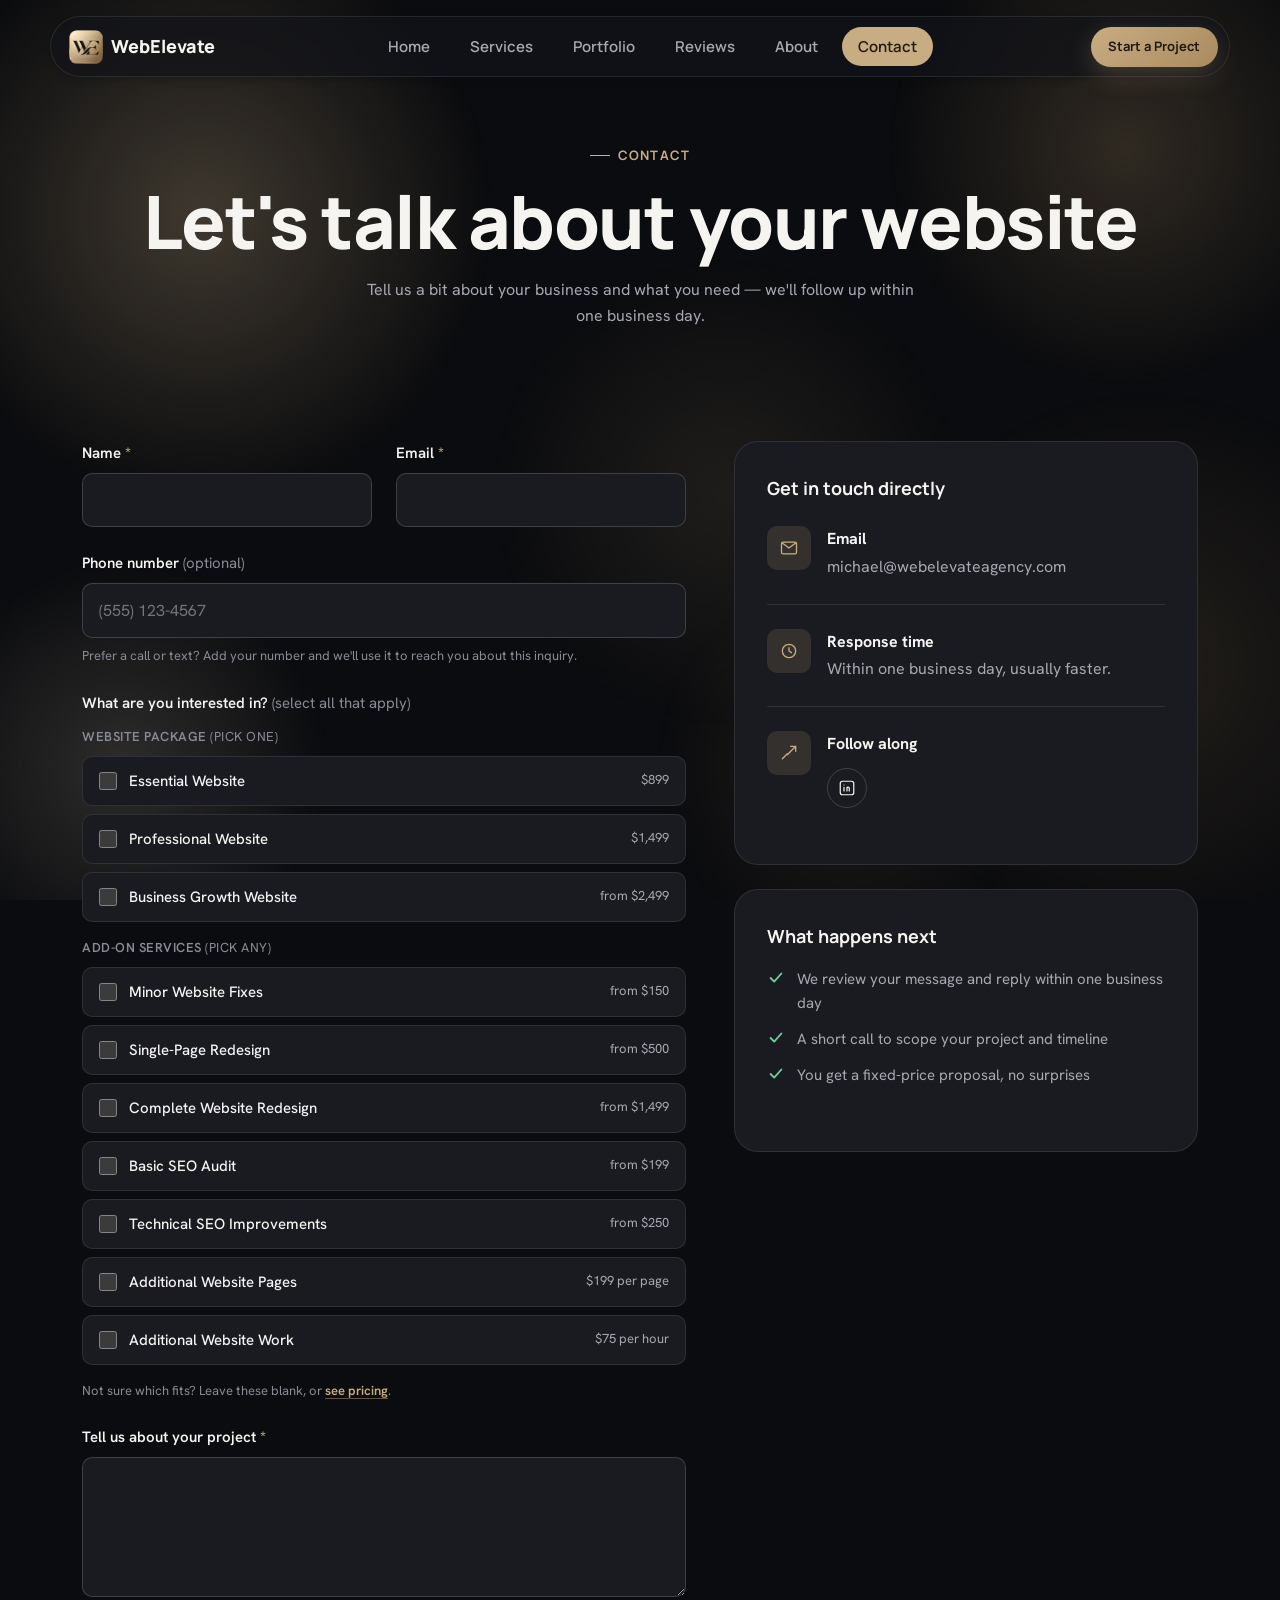
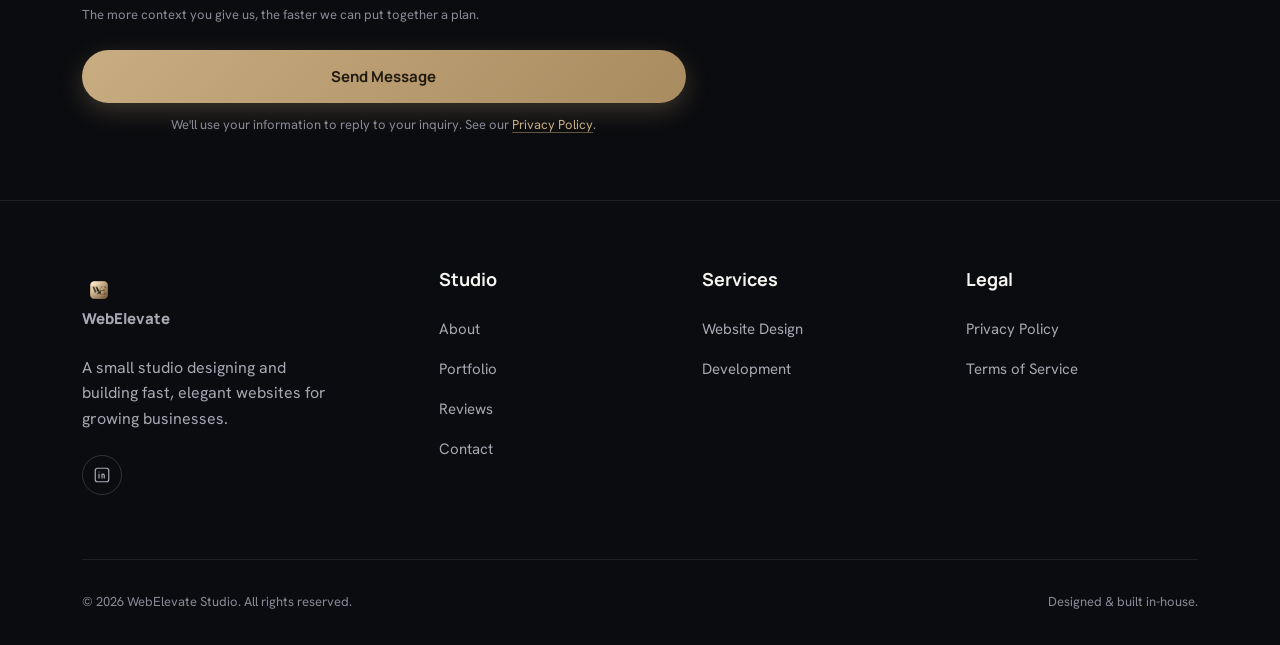
<file: contact.html>
<!DOCTYPE html>
<html lang="en">
<head>
<meta charset="UTF-8" />
<meta name="viewport" content="width=device-width, initial-scale=1" />
<title>Contact — WebElevate</title>
<meta name="description" content="Start your website project with WebElevate. Tell us about your business and we'll follow up within one business day." />
<meta name="theme-color" content="#0b0c0f" />
<link rel="canonical" href="https://www.webelevateagency.com/contact.html" />
<meta property="og:type" content="website" />
<meta property="og:site_name" content="WebElevate" />
<meta property="og:url" content="https://www.webelevateagency.com/contact.html" />
<meta property="og:title" content="Contact — WebElevate" />
<meta property="og:description" content="Start your website project with WebElevate. Tell us about your business and we'll follow up within one business day." />
<meta property="og:image" content="https://www.webelevateagency.com/images/og-image.jpg" />
<meta property="og:image:width" content="1200" />
<meta property="og:image:height" content="630" />
<meta name="twitter:card" content="summary_large_image" />
<meta name="twitter:title" content="Contact — WebElevate" />
<meta name="twitter:description" content="Start your website project with WebElevate. Tell us about your business and we'll follow up within one business day." />
<meta name="twitter:image" content="https://www.webelevateagency.com/images/og-image.jpg" />
<link rel="apple-touch-icon" href="images/apple-touch-icon.png" />
<link rel="icon" type="image/png" href="images/favicon.png" />
<link rel="preconnect" href="https://fonts.googleapis.com" />
<link rel="preconnect" href="https://fonts.gstatic.com" crossorigin />
<link href="https://fonts.googleapis.com/css2?family=Fraunces:ital,wght@1,500&family=Hanken+Grotesk:wght@400;500;600;700&family=Manrope:wght@600;700;800&display=swap" rel="stylesheet" />
<link rel="stylesheet" href="css/style.css?v=20261113a" />
</head>
<body>
<div class="ambient-lights" aria-hidden="true"><span class="orb orb-1"></span><span class="orb orb-2"></span><span class="orb orb-3"></span><span class="orb orb-4"></span><span class="orb orb-5"></span><span class="orb orb-6"></span></div>
<a class="skip-link" href="#main">Skip to main content</a>

<div class="nav-wrap">
  <nav class="nav" aria-label="Primary">
    <a class="logo" href="index.html">
      <span class="logo-mark" aria-hidden="true">
        <img src="images/logo-mark.png" alt="" width="320" height="320" />
      </span>
      WebElevate
    </a>
    <ul class="nav-links">
      <li><a href="index.html">Home</a></li>
      <li><a href="services.html">Services</a></li>
      <li><a href="portfolio.html">Portfolio</a></li>
      <li><a href="reviews.html">Reviews</a></li>
      <li><a href="about.html">About</a></li>
      <li><a href="contact.html">Contact</a></li>
    </ul>
    <div class="nav-actions">
      <a class="btn btn-primary btn-sm desktop-only" href="contact.html">Start a Project</a>
      <button class="nav-toggle" aria-label="Open menu" aria-expanded="false" aria-controls="mobile-menu">
        <svg viewBox="0 0 24 24" fill="none"><path d="M4 7h16M4 12h16M4 17h16" stroke="currentColor" stroke-width="2" stroke-linecap="round"/></svg>
      </button>
    </div>
  </nav>
</div>

<div class="mobile-menu" id="mobile-menu">
  <a href="index.html">Home</a>
  <a href="services.html">Services</a>
  <a href="portfolio.html">Portfolio</a>
  <a href="reviews.html">Reviews</a>
  <a href="about.html">About</a>
  <a href="contact.html">Contact</a>
  <a class="btn btn-primary btn-block" href="contact.html">Start a Project</a>
</div>

<main id="main">

  <header class="page-header container">
    <span class="eyebrow" style="justify-content:center; width:100%;">Contact</span>
    <h1>Let's talk about your website</h1>
    <p>Tell us a bit about your business and what you need — we'll follow up within one business day.</p>
  </header>

  <section class="section--tight">
    <div class="container">
      <div class="contact-grid">

        <div data-reveal>
          <form id="contact-form" novalidate>
            <input type="hidden" name="access_key" value="3aecf2c9-de97-4539-a050-36a633db6dbc" />
            <input type="hidden" name="subject" value="New inquiry from the WebElevate website" />
            <input type="hidden" name="from_name" value="WebElevate website" />
            <input type="checkbox" name="botcheck" tabindex="-1" autocomplete="off" aria-hidden="true" style="display:none" />
            <div class="grid grid-2" style="gap: 0 var(--space-5);">
              <div class="field">
                <label for="name">Name <span class="req">*</span></label>
                <input type="text" id="name" name="name" required autocomplete="name" />
                <span class="error">Please enter your name.</span>
              </div>
              <div class="field">
                <label for="email">Email <span class="req">*</span></label>
                <input type="email" id="email" name="email" required autocomplete="email" inputmode="email" />
                <span class="error">Please enter a valid email address.</span>
              </div>
            </div>
            <div class="field">
              <label for="phone">Phone number <span class="opt">(optional)</span></label>
              <input type="tel" id="phone" name="phone" autocomplete="tel" inputmode="tel" placeholder="(555) 123-4567" />
              <span class="error">Please enter a valid phone number, or leave it blank.</span>
              <span class="hint">Prefer a call or text? Add your number and we'll use it to reach you about this inquiry.</span>
            </div>
            <fieldset class="interest">
              <legend>What are you interested in? <span class="opt">(select all that apply)</span></legend>
              <div class="choice-group">
                <span class="choice-label">Website package <span class="opt">(pick one)</span></span>
                <label class="choice"><input type="checkbox" name="interest" value="Essential Website ($899)" data-group="website" /><span class="choice-text">Essential Website</span><span class="choice-price">$899</span></label>
                <label class="choice"><input type="checkbox" name="interest" value="Professional Website ($1,499)" data-group="website" /><span class="choice-text">Professional Website</span><span class="choice-price">$1,499</span></label>
                <label class="choice"><input type="checkbox" name="interest" value="Business Growth Website (from $2,499)" data-group="website" /><span class="choice-text">Business Growth Website</span><span class="choice-price">from $2,499</span></label>
              </div>
              <div class="choice-group">
                <span class="choice-label">Add-on services <span class="opt">(pick any)</span></span>
                <label class="choice"><input type="checkbox" name="interest" value="Minor Website Fixes (from $150)" /><span class="choice-text">Minor Website Fixes</span><span class="choice-price">from $150</span></label>
                <label class="choice"><input type="checkbox" name="interest" value="Single-Page Redesign (from $500)" /><span class="choice-text">Single-Page Redesign</span><span class="choice-price">from $500</span></label>
                <label class="choice"><input type="checkbox" name="interest" value="Complete Website Redesign (from $1,499)" /><span class="choice-text">Complete Website Redesign</span><span class="choice-price">from $1,499</span></label>
                <label class="choice"><input type="checkbox" name="interest" value="Basic SEO Audit (from $199)" /><span class="choice-text">Basic SEO Audit</span><span class="choice-price">from $199</span></label>
                <label class="choice"><input type="checkbox" name="interest" value="Technical SEO Improvements (from $250)" /><span class="choice-text">Technical SEO Improvements</span><span class="choice-price">from $250</span></label>
                <label class="choice"><input type="checkbox" name="interest" value="Additional Website Pages ($199 per page)" /><span class="choice-text">Additional Website Pages</span><span class="choice-price">$199 per page</span></label>
                <label class="choice"><input type="checkbox" name="interest" value="Additional Website Work ($75 per hour)" /><span class="choice-text">Additional Website Work</span><span class="choice-price">$75 per hour</span></label>
              </div>
              <span class="hint">Not sure which fits? Leave these blank, or <a class="see-pricing" href="services.html#pricing">see pricing</a>.</span>
            </fieldset>
            <div class="field">
              <label for="message">Tell us about your project <span class="req">*</span></label>
              <textarea id="message" name="message" required></textarea>
              <span class="error">Please share a few details about your project.</span>
              <span class="hint">The more context you give us, the faster we can put together a plan.</span>
            </div>
            <button type="submit" class="btn btn-primary btn-block">Send Message</button>
            <p class="form-privacy">We'll use your information to reply to your inquiry. See our <a href="/privacy">Privacy Policy</a>.</p>
            <div class="form-status form-status--ok" role="status" aria-live="polite">
              <svg viewBox="0 0 24 24" fill="none"><circle cx="12" cy="12" r="9" stroke="currentColor" stroke-width="1.6"/><path d="M8 12l3 3 5-6" stroke="currentColor" stroke-width="1.8" stroke-linecap="round" stroke-linejoin="round"/></svg>
              Thanks — your message is in. We'll be in touch within one business day.
            </div>
            <div class="form-status form-status--error" role="alert">
              <svg viewBox="0 0 24 24" fill="none"><circle cx="12" cy="12" r="9" stroke="currentColor" stroke-width="1.6"/><path d="M12 8v5M12 16v.01" stroke="currentColor" stroke-width="1.8" stroke-linecap="round"/></svg>
              Sorry — your message didn't go through. Please try again in a moment.
            </div>
          </form>
        </div>

        <div data-reveal data-reveal-delay="120">
          <div class="card">
            <h4>Get in touch directly</h4>
            <div class="info-card">
              <div class="info-icon"><svg viewBox="0 0 24 24" fill="none"><path d="M4 6l8 6 8-6" stroke="currentColor" stroke-width="1.6" stroke-linecap="round" stroke-linejoin="round"/><rect x="3" y="5" width="18" height="14" rx="2" stroke="currentColor" stroke-width="1.6"/></svg></div>
              <div>
                <strong>Email</strong>
                <p style="margin-top:2px;"><a href="mailto:michael@webelevateagency.com">michael@webelevateagency.com</a></p>
              </div>
            </div>
            <div class="info-card">
              <div class="info-icon"><svg viewBox="0 0 24 24" fill="none"><circle cx="12" cy="12" r="8" stroke="currentColor" stroke-width="1.6"/><path d="M12 8v4l3 2" stroke="currentColor" stroke-width="1.6" stroke-linecap="round"/></svg></div>
              <div>
                <strong>Response time</strong>
                <p style="margin-top:2px;">Within one business day, usually faster.</p>
              </div>
            </div>
            <div class="info-card">
              <div class="info-icon"><svg viewBox="0 0 24 24" fill="none"><path d="M4 19l6-6M14 4h6v6M20 4L10 14" stroke="currentColor" stroke-width="1.6" stroke-linecap="round" stroke-linejoin="round"/></svg></div>
              <div>
                <strong>Follow along</strong>
                <div class="social-links" style="margin-top: var(--space-3);">
                  <a href="https://www.linkedin.com/in/michael-avdeyev-7ba961440/" target="_blank" rel="noopener noreferrer" aria-label="Michael Avdeyev on LinkedIn"><svg viewBox="0 0 24 24" fill="none"><rect x="3" y="3" width="18" height="18" rx="3" stroke="currentColor" stroke-width="1.6"/><path d="M8 11v5M8 8v.01M12 16v-3.5a1.5 1.5 0 013-.15V16M12 11v5" stroke="currentColor" stroke-width="1.6" stroke-linecap="round"/></svg></a>
                </div>
              </div>
            </div>
          </div>

          <div class="card" style="margin-top: var(--space-5);">
            <h4>What happens next</h4>
            <ul class="feature-list" style="margin-top: var(--space-4);">
              <li><svg viewBox="0 0 20 20" fill="none"><path d="M4 10l4 4 8-9" stroke="currentColor" stroke-width="2" stroke-linecap="round" stroke-linejoin="round"/></svg>We review your message and reply within one business day</li>
              <li><svg viewBox="0 0 20 20" fill="none"><path d="M4 10l4 4 8-9" stroke="currentColor" stroke-width="2" stroke-linecap="round" stroke-linejoin="round"/></svg>A short call to scope your project and timeline</li>
              <li><svg viewBox="0 0 20 20" fill="none"><path d="M4 10l4 4 8-9" stroke="currentColor" stroke-width="2" stroke-linecap="round" stroke-linejoin="round"/></svg>You get a fixed-price proposal, no surprises</li>
            </ul>
          </div>
        </div>

      </div>
    </div>
  </section>

</main>

<footer>
  <div class="container">
    <div class="footer-top">
      <div class="footer-col">
        <a class="logo" href="index.html">
          <span class="logo-mark" aria-hidden="true">
        <img src="images/logo-mark.png" alt="" width="320" height="320" />
      </span>
          WebElevate
        </a>
        <p style="margin-top: var(--space-4); max-width: 260px;">A small studio designing and building fast, elegant websites for growing businesses.</p>
        <div class="social-links" style="margin-top: var(--space-5);">
          <a href="https://www.linkedin.com/in/michael-avdeyev-7ba961440/" target="_blank" rel="noopener noreferrer" aria-label="Michael Avdeyev on LinkedIn"><svg viewBox="0 0 24 24" fill="none"><rect x="3" y="3" width="18" height="18" rx="3" stroke="currentColor" stroke-width="1.6"/><path d="M8 11v5M8 8v.01M12 16v-3.5a1.5 1.5 0 013-.15V16M12 11v5" stroke="currentColor" stroke-width="1.6" stroke-linecap="round"/></svg></a>
        </div>
      </div>
      <div class="footer-col">
        <h4>Studio</h4>
        <a href="about.html">About</a>
        <a href="portfolio.html">Portfolio</a>
        <a href="reviews.html">Reviews</a>
        <a href="contact.html">Contact</a>
      </div>
      <div class="footer-col">
        <h4>Services</h4>
        <a href="services.html">Website Design</a>
        <a href="services.html">Development</a>
      </div>
      <div class="footer-col">
        <h4>Legal</h4>
        <a href="/privacy">Privacy Policy</a>
        <span>Terms of Service</span>
      </div>
    </div>
    <div class="footer-bottom">
      <span>© 2026 WebElevate Studio. All rights reserved.</span>
      <span>Designed &amp; built in-house.</span>
    </div>
  </div>
</footer>

<button class="back-to-top" aria-label="Back to top">
  <svg viewBox="0 0 24 24" fill="none"><path d="M12 19V5M5 12l7-7 7 7" stroke="currentColor" stroke-width="2" stroke-linecap="round" stroke-linejoin="round"/></svg>
</button>

<script src="js/main.js?v=20261113a"></script>
</body>
</html>
</file>
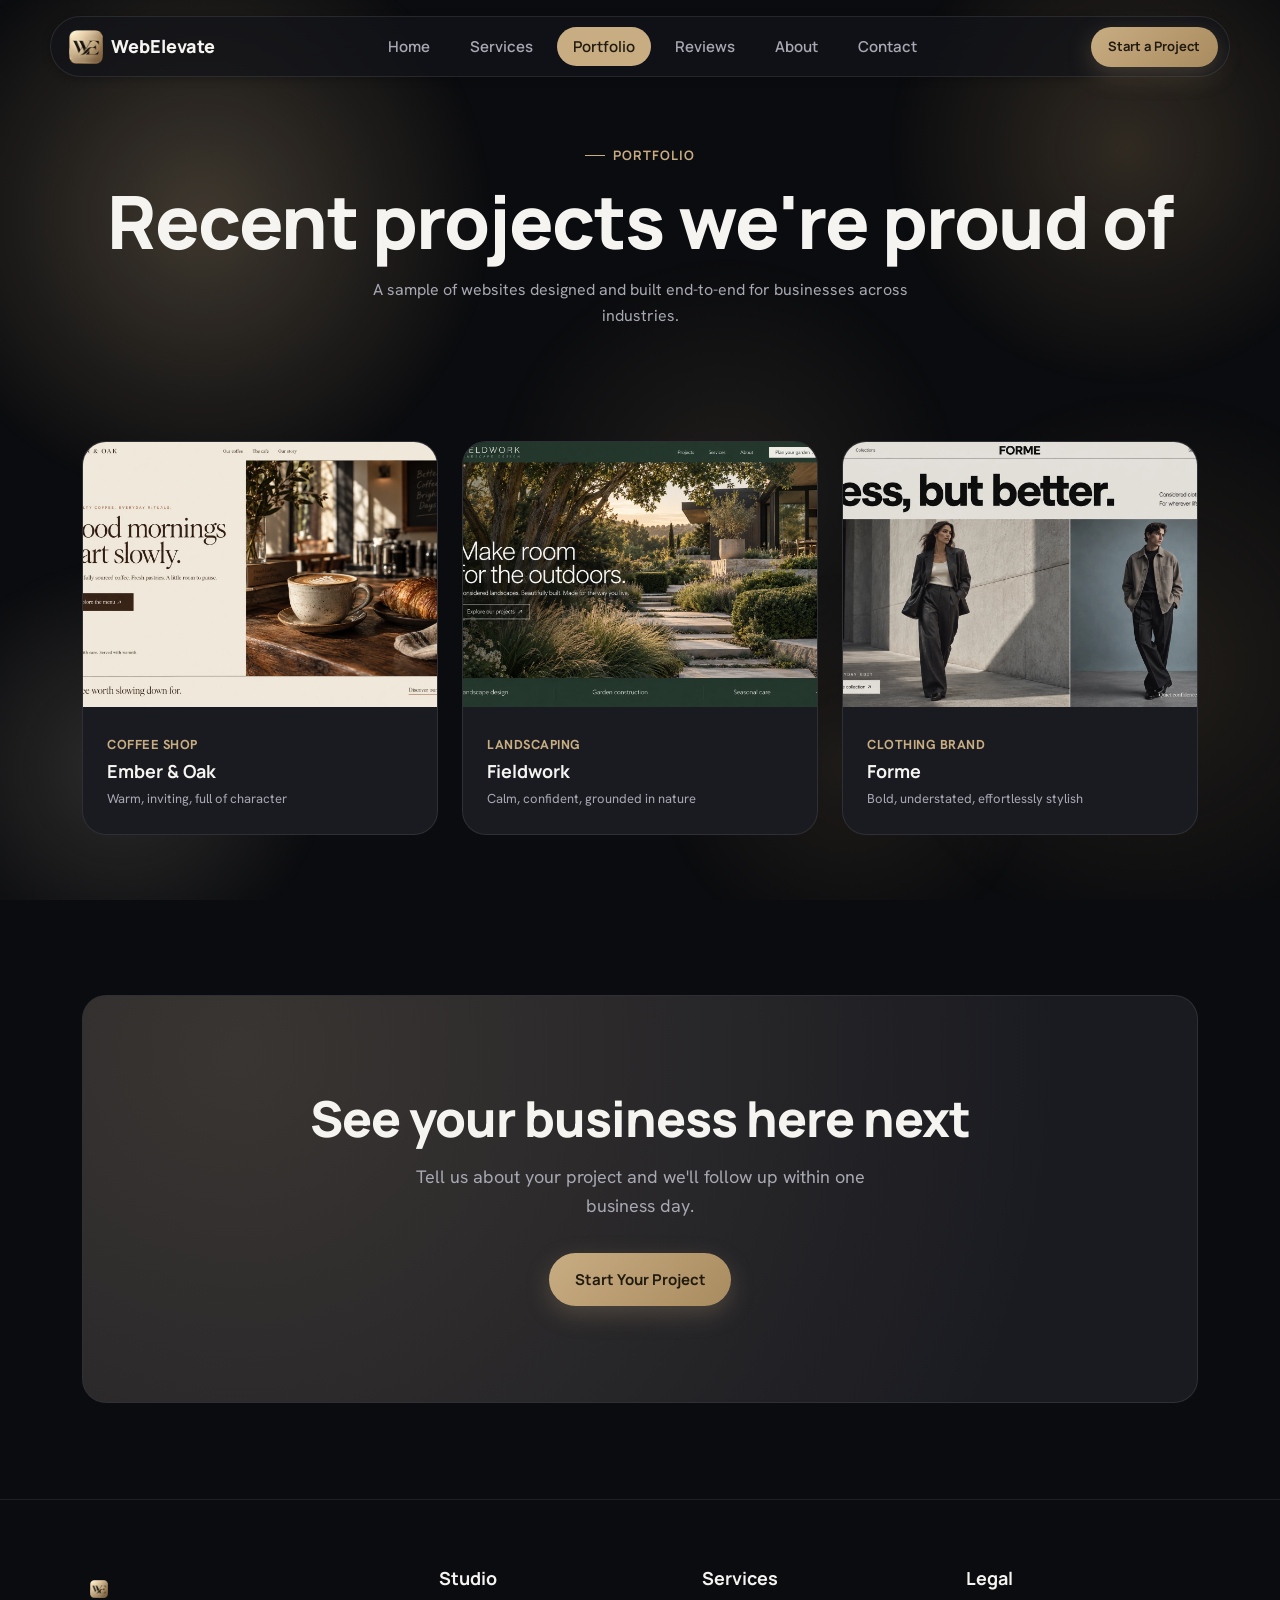
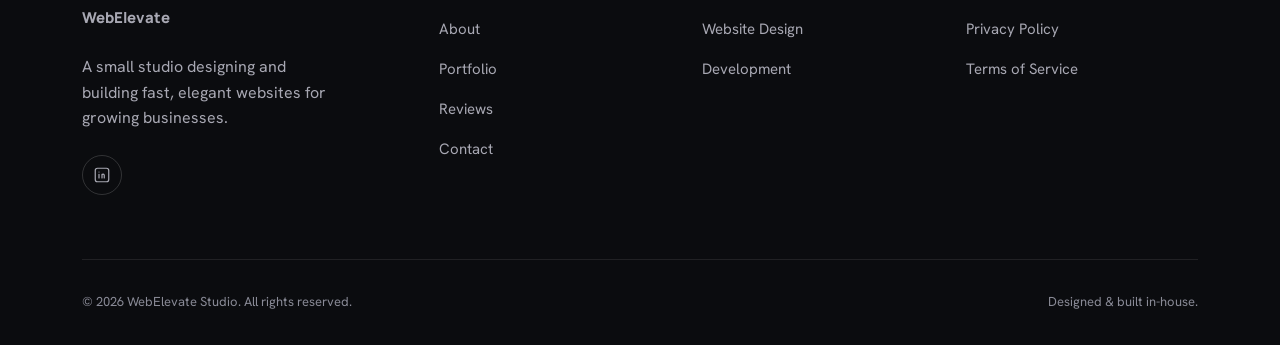
<file: portfolio.html>
<!DOCTYPE html>
<html lang="en">
<head>
<meta charset="UTF-8" />
<meta name="viewport" content="width=device-width, initial-scale=1" />
<title>Portfolio — WebElevate</title>
<meta name="description" content="Recent websites WebElevate has designed and built for e-commerce, SaaS, and local businesses." />
<meta name="theme-color" content="#0b0c0f" />
<link rel="canonical" href="https://www.webelevateagency.com/portfolio.html" />
<meta property="og:type" content="website" />
<meta property="og:site_name" content="WebElevate" />
<meta property="og:url" content="https://www.webelevateagency.com/portfolio.html" />
<meta property="og:title" content="Portfolio — WebElevate" />
<meta property="og:description" content="Recent websites WebElevate has designed and built for e-commerce, SaaS, and local businesses." />
<meta property="og:image" content="https://www.webelevateagency.com/images/og-image.jpg" />
<meta property="og:image:width" content="1200" />
<meta property="og:image:height" content="630" />
<meta name="twitter:card" content="summary_large_image" />
<meta name="twitter:title" content="Portfolio — WebElevate" />
<meta name="twitter:description" content="Recent websites WebElevate has designed and built for e-commerce, SaaS, and local businesses." />
<meta name="twitter:image" content="https://www.webelevateagency.com/images/og-image.jpg" />
<link rel="apple-touch-icon" href="images/apple-touch-icon.png" />
<link rel="icon" type="image/png" href="images/favicon.png" />
<link rel="preconnect" href="https://fonts.googleapis.com" />
<link rel="preconnect" href="https://fonts.gstatic.com" crossorigin />
<link href="https://fonts.googleapis.com/css2?family=Fraunces:ital,wght@1,500&family=Hanken+Grotesk:wght@400;500;600;700&family=Manrope:wght@600;700;800&display=swap" rel="stylesheet" />
<link rel="stylesheet" href="css/style.css?v=20261113a" />
</head>
<body>
<div class="ambient-lights" aria-hidden="true"><span class="orb orb-1"></span><span class="orb orb-2"></span><span class="orb orb-3"></span><span class="orb orb-4"></span><span class="orb orb-5"></span><span class="orb orb-6"></span></div>
<a class="skip-link" href="#main">Skip to main content</a>

<div class="nav-wrap">
  <nav class="nav" aria-label="Primary">
    <a class="logo" href="index.html">
      <span class="logo-mark" aria-hidden="true">
        <img src="images/logo-mark.png" alt="" width="320" height="320" />
      </span>
      WebElevate
    </a>
    <ul class="nav-links">
      <li><a href="index.html">Home</a></li>
      <li><a href="services.html">Services</a></li>
      <li><a href="portfolio.html">Portfolio</a></li>
      <li><a href="reviews.html">Reviews</a></li>
      <li><a href="about.html">About</a></li>
      <li><a href="contact.html">Contact</a></li>
    </ul>
    <div class="nav-actions">
      <a class="btn btn-primary btn-sm desktop-only" href="contact.html">Start a Project</a>
      <button class="nav-toggle" aria-label="Open menu" aria-expanded="false" aria-controls="mobile-menu">
        <svg viewBox="0 0 24 24" fill="none"><path d="M4 7h16M4 12h16M4 17h16" stroke="currentColor" stroke-width="2" stroke-linecap="round"/></svg>
      </button>
    </div>
  </nav>
</div>

<div class="mobile-menu" id="mobile-menu">
  <a href="index.html">Home</a>
  <a href="services.html">Services</a>
  <a href="portfolio.html">Portfolio</a>
  <a href="reviews.html">Reviews</a>
  <a href="about.html">About</a>
  <a href="contact.html">Contact</a>
  <a class="btn btn-primary btn-block" href="contact.html">Start a Project</a>
</div>

<main id="main">

  <header class="page-header container">
    <span class="eyebrow" style="justify-content:center; width:100%;">Portfolio</span>
    <h1>Recent projects we're proud of</h1>
    <p>A sample of websites designed and built end-to-end for businesses across industries.</p>
  </header>

  <section class="section--tight">
    <div class="container">
      <div class="grid grid-3" data-reveal-group>

        <a class="project-card" href="contact.html" data-reveal>
          <div class="project-thumb">
            <div class="project-thumb-inner">
              <img src="images/portfolio/ember-oak.webp" alt="Ember &amp; Oak homepage: a warm cream coffee shop site with a latte and croissant on a wooden counter" loading="lazy" decoding="async" width="1586" height="992" />
            </div>
          </div>
          <div class="project-body">
            <div><span class="tag">Coffee Shop</span><h4>Ember &amp; Oak</h4><p style="margin-top:4px; font-size: var(--fs-xs);">Warm, inviting, full of character</p></div>
          </div>
        </a>

        <a class="project-card" href="contact.html" data-reveal>
          <div class="project-thumb">
            <div class="project-thumb-inner">
              <img src="images/portfolio/fieldwork.webp" alt="Fieldwork homepage: a landscaped garden path leading to a modern home at sunset" loading="lazy" decoding="async" width="1586" height="992" />
            </div>
          </div>
          <div class="project-body">
            <div><span class="tag">Landscaping</span><h4>Fieldwork</h4><p style="margin-top:4px; font-size: var(--fs-xs);">Calm, confident, grounded in nature</p></div>
          </div>
        </a>

        <a class="project-card" href="contact.html" data-reveal>
          <div class="project-thumb">
            <div class="project-thumb-inner">
              <img src="images/portfolio/forme.webp" alt="Forme homepage: two fashion editorial portraits under a bold 'Less, but better.' headline" loading="lazy" decoding="async" width="1586" height="992" />
            </div>
          </div>
          <div class="project-body">
            <div><span class="tag">Clothing Brand</span><h4>Forme</h4><p style="margin-top:4px; font-size: var(--fs-xs);">Bold, understated, effortlessly stylish</p></div>
          </div>
        </a>

      </div>
    </div>
  </section>

  <!-- CTA -->
  <section class="section">
    <div class="container">
      <div class="cta-banner" data-reveal="soft">
        <h2>See your business here next</h2>
        <p class="lead" style="max-width: 480px; margin: var(--space-4) auto 0;">Tell us about your project and we'll follow up within one business day.</p>
        <div class="hero-ctas">
          <a class="btn btn-primary" href="contact.html">Start Your Project</a>
        </div>
      </div>
    </div>
  </section>

</main>

<footer>
  <div class="container">
    <div class="footer-top">
      <div class="footer-col">
        <a class="logo" href="index.html">
          <span class="logo-mark" aria-hidden="true">
        <img src="images/logo-mark.png" alt="" width="320" height="320" />
      </span>
          WebElevate
        </a>
        <p style="margin-top: var(--space-4); max-width: 260px;">A small studio designing and building fast, elegant websites for growing businesses.</p>
        <div class="social-links" style="margin-top: var(--space-5);">
          <a href="https://www.linkedin.com/in/michael-avdeyev-7ba961440/" target="_blank" rel="noopener noreferrer" aria-label="Michael Avdeyev on LinkedIn"><svg viewBox="0 0 24 24" fill="none"><rect x="3" y="3" width="18" height="18" rx="3" stroke="currentColor" stroke-width="1.6"/><path d="M8 11v5M8 8v.01M12 16v-3.5a1.5 1.5 0 013-.15V16M12 11v5" stroke="currentColor" stroke-width="1.6" stroke-linecap="round"/></svg></a>
        </div>
      </div>
      <div class="footer-col">
        <h4>Studio</h4>
        <a href="about.html">About</a>
        <a href="portfolio.html">Portfolio</a>
        <a href="reviews.html">Reviews</a>
        <a href="contact.html">Contact</a>
      </div>
      <div class="footer-col">
        <h4>Services</h4>
        <a href="services.html">Website Design</a>
        <a href="services.html">Development</a>
      </div>
      <div class="footer-col">
        <h4>Legal</h4>
        <a href="/privacy">Privacy Policy</a>
        <span>Terms of Service</span>
      </div>
    </div>
    <div class="footer-bottom">
      <span>© 2026 WebElevate Studio. All rights reserved.</span>
      <span>Designed &amp; built in-house.</span>
    </div>
  </div>
</footer>

<button class="back-to-top" aria-label="Back to top">
  <svg viewBox="0 0 24 24" fill="none"><path d="M12 19V5M5 12l7-7 7 7" stroke="currentColor" stroke-width="2" stroke-linecap="round" stroke-linejoin="round"/></svg>
</button>

<script src="js/main.js?v=20261113a"></script>
</body>
</html>
</file>
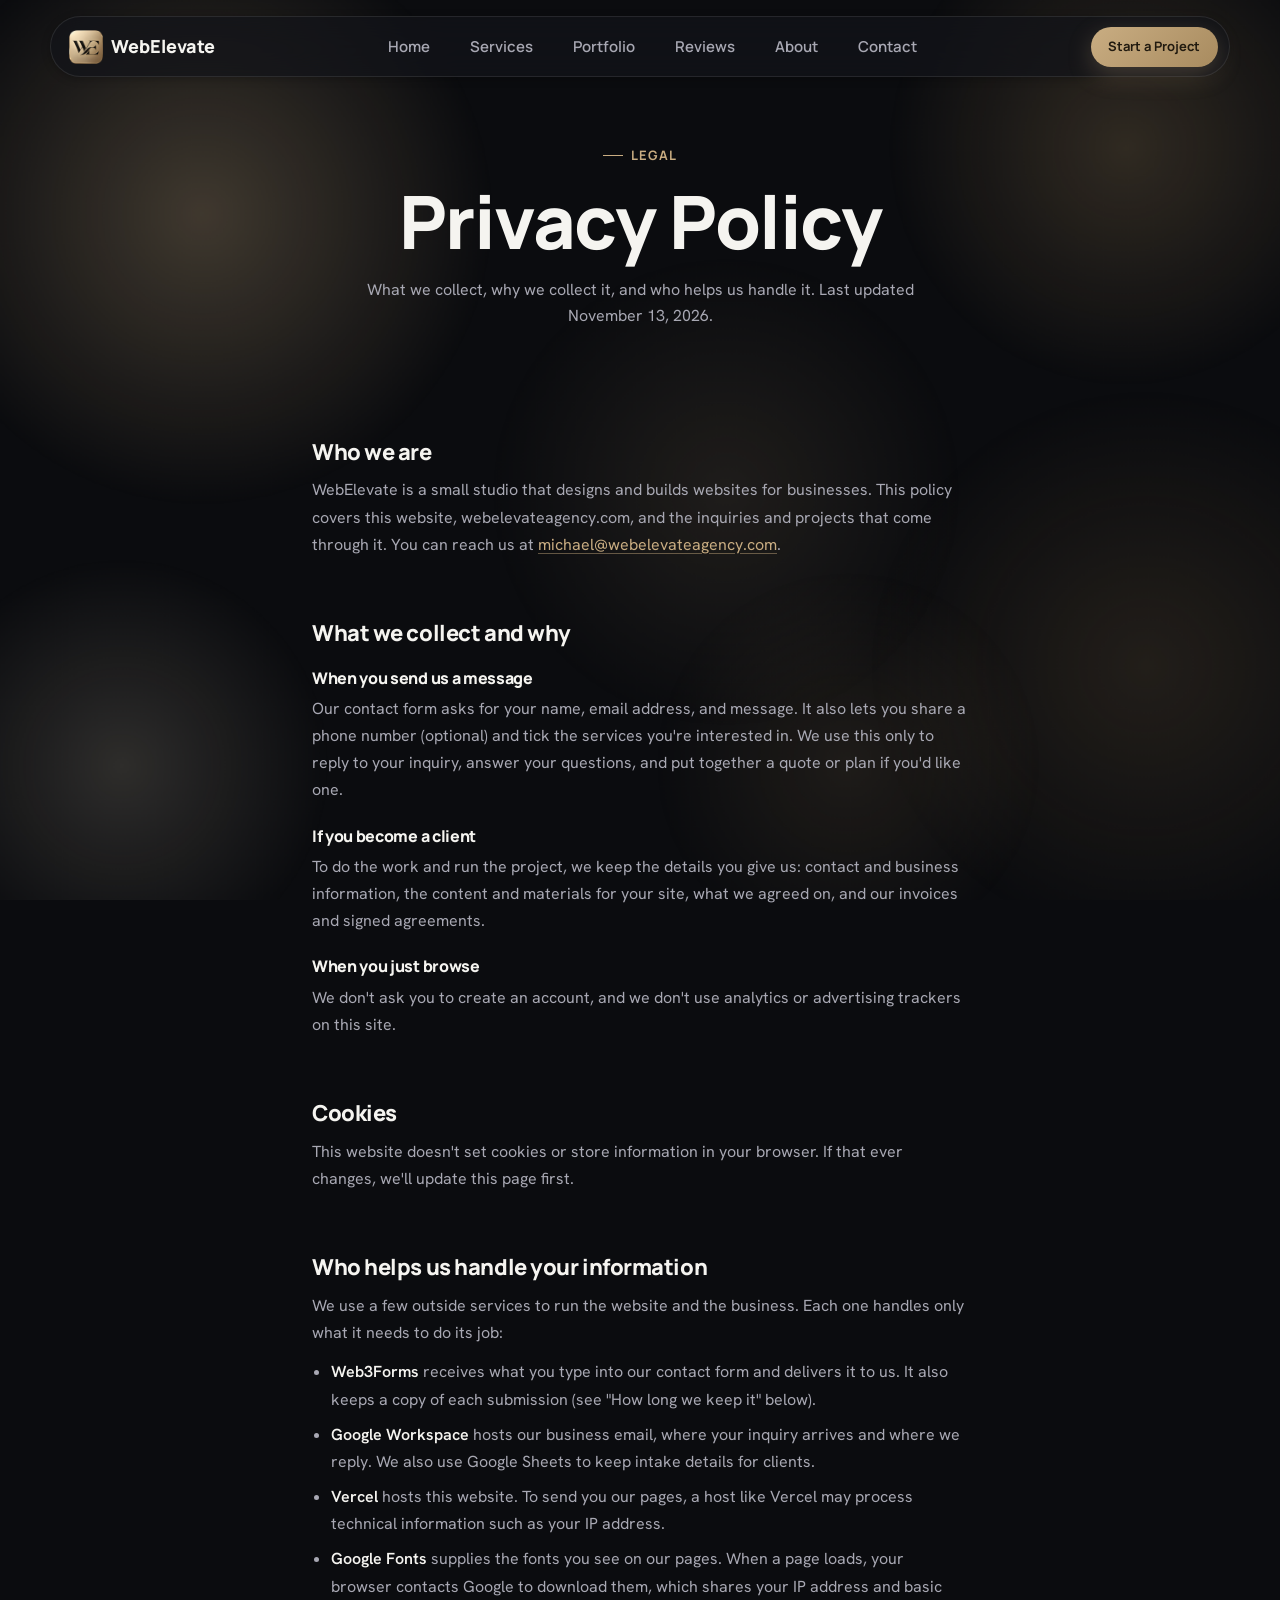
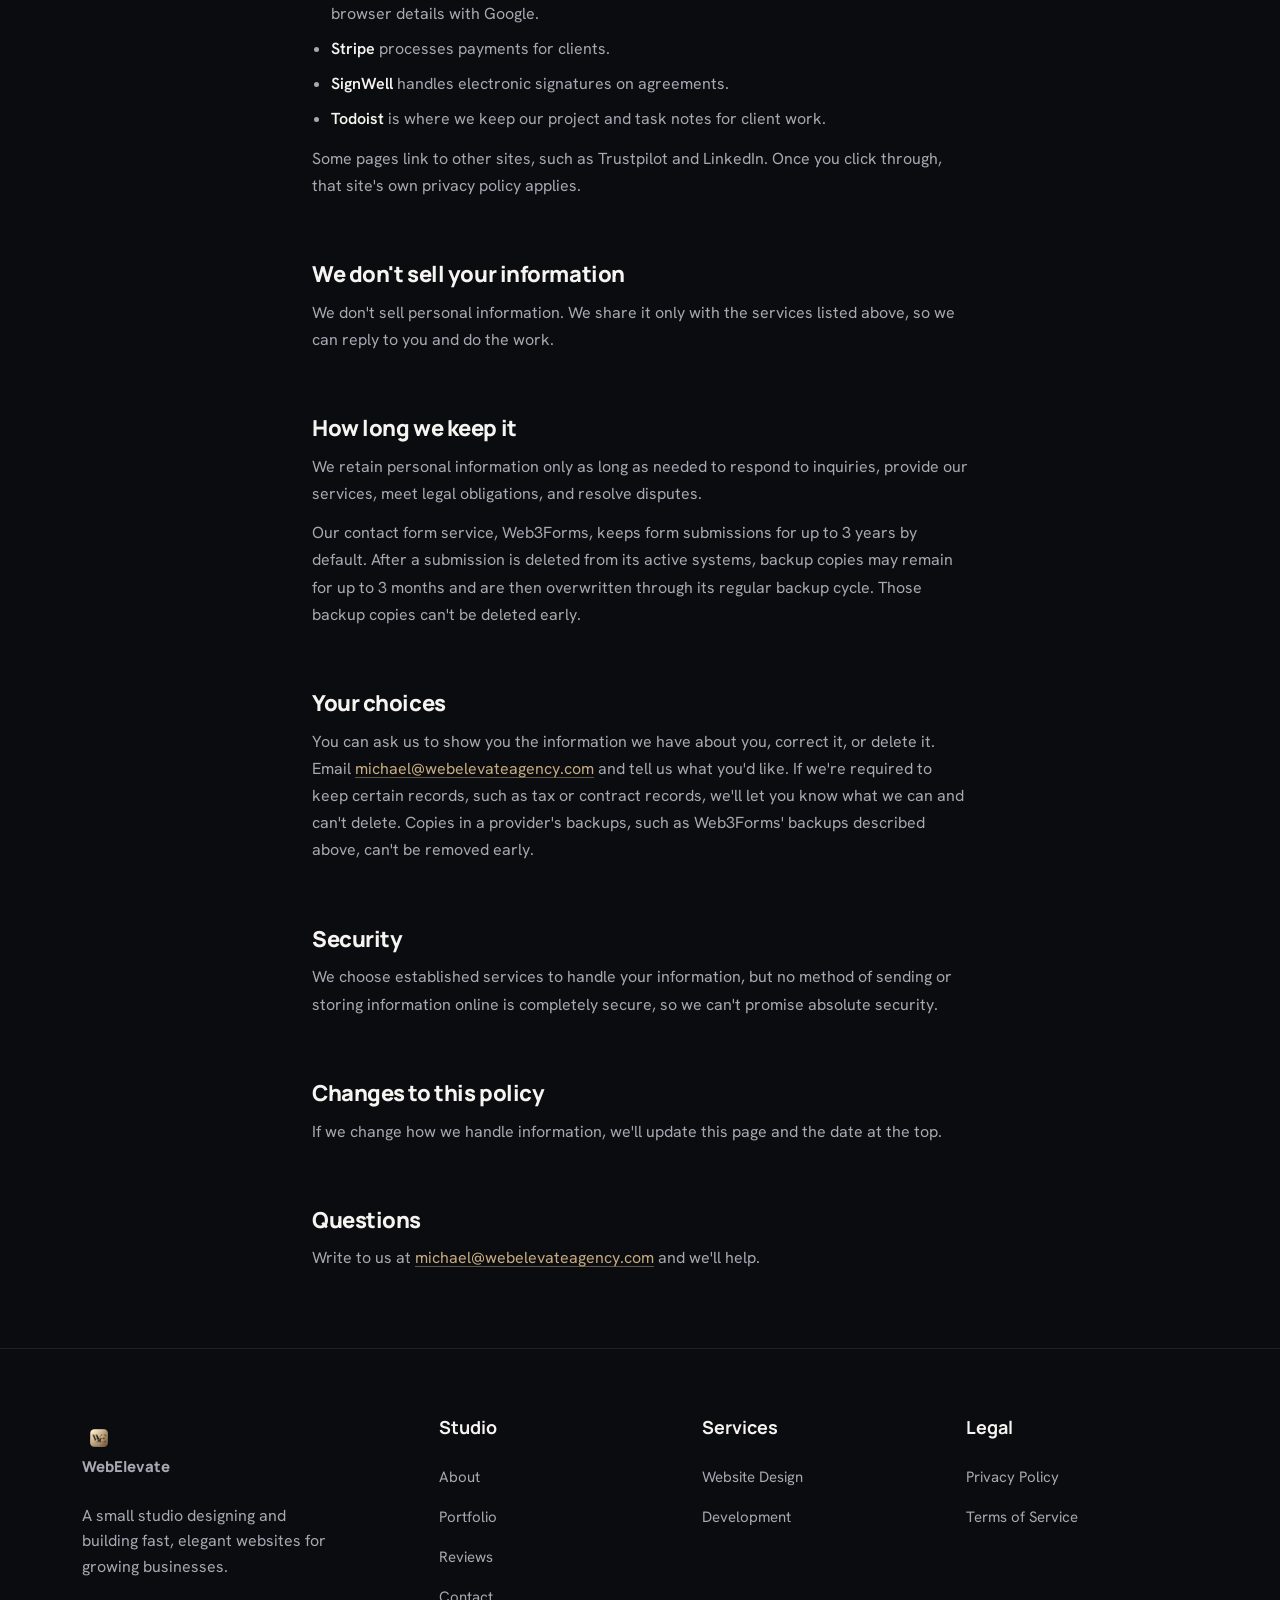
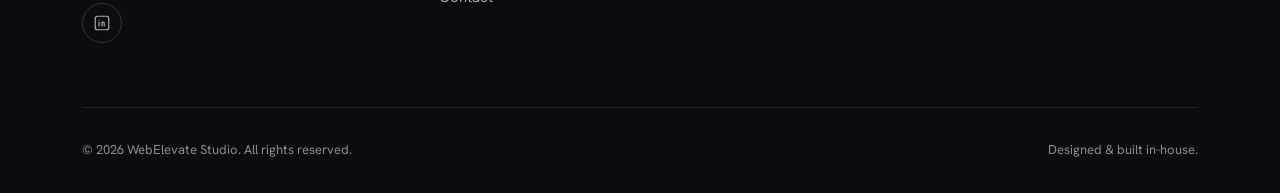
<file: privacy.html>
<!DOCTYPE html>
<html lang="en">
<head>
<meta charset="UTF-8" />
<meta name="viewport" content="width=device-width, initial-scale=1" />
<title>Privacy Policy — WebElevate</title>
<meta name="description" content="How WebElevate collects, uses and shares information when you visit this website or send us an inquiry." />
<meta name="theme-color" content="#0b0c0f" />
<link rel="canonical" href="https://www.webelevateagency.com/privacy" />
<meta property="og:type" content="website" />
<meta property="og:site_name" content="WebElevate" />
<meta property="og:url" content="https://www.webelevateagency.com/privacy" />
<meta property="og:title" content="Privacy Policy — WebElevate" />
<meta property="og:description" content="How WebElevate collects, uses and shares information when you visit this website or send us an inquiry." />
<meta property="og:image" content="https://www.webelevateagency.com/images/og-image.jpg" />
<meta property="og:image:width" content="1200" />
<meta property="og:image:height" content="630" />
<meta name="twitter:card" content="summary_large_image" />
<meta name="twitter:title" content="Privacy Policy — WebElevate" />
<meta name="twitter:description" content="How WebElevate collects, uses and shares information when you visit this website or send us an inquiry." />
<meta name="twitter:image" content="https://www.webelevateagency.com/images/og-image.jpg" />
<link rel="apple-touch-icon" href="images/apple-touch-icon.png" />
<link rel="icon" type="image/png" href="images/favicon.png" />
<link rel="preconnect" href="https://fonts.googleapis.com" />
<link rel="preconnect" href="https://fonts.gstatic.com" crossorigin />
<link href="https://fonts.googleapis.com/css2?family=Fraunces:ital,wght@1,500&family=Hanken+Grotesk:wght@400;500;600;700&family=Manrope:wght@600;700;800&display=swap" rel="stylesheet" />
<link rel="stylesheet" href="css/style.css?v=20261113a" />
</head>
<body>
<div class="ambient-lights" aria-hidden="true"><span class="orb orb-1"></span><span class="orb orb-2"></span><span class="orb orb-3"></span><span class="orb orb-4"></span><span class="orb orb-5"></span><span class="orb orb-6"></span></div>
<a class="skip-link" href="#main">Skip to main content</a>

<div class="nav-wrap">
  <nav class="nav" aria-label="Primary">
    <a class="logo" href="index.html">
      <span class="logo-mark" aria-hidden="true">
        <img src="images/logo-mark.png" alt="" width="320" height="320" />
      </span>
      WebElevate
    </a>
    <ul class="nav-links">
      <li><a href="index.html">Home</a></li>
      <li><a href="services.html">Services</a></li>
      <li><a href="portfolio.html">Portfolio</a></li>
      <li><a href="reviews.html">Reviews</a></li>
      <li><a href="about.html">About</a></li>
      <li><a href="contact.html">Contact</a></li>
    </ul>
    <div class="nav-actions">
      <a class="btn btn-primary btn-sm desktop-only" href="contact.html">Start a Project</a>
      <button class="nav-toggle" aria-label="Open menu" aria-expanded="false" aria-controls="mobile-menu">
        <svg viewBox="0 0 24 24" fill="none"><path d="M4 7h16M4 12h16M4 17h16" stroke="currentColor" stroke-width="2" stroke-linecap="round"/></svg>
      </button>
    </div>
  </nav>
</div>

<div class="mobile-menu" id="mobile-menu">
  <a href="index.html">Home</a>
  <a href="services.html">Services</a>
  <a href="portfolio.html">Portfolio</a>
  <a href="reviews.html">Reviews</a>
  <a href="about.html">About</a>
  <a href="contact.html">Contact</a>
  <a class="btn btn-primary btn-block" href="contact.html">Start a Project</a>
</div>

<main id="main">

  <header class="page-header container">
    <span class="eyebrow" style="justify-content:center; width:100%;">Legal</span>
    <h1>Privacy Policy</h1>
    <p>What we collect, why we collect it, and who helps us handle it. Last updated November 13, 2026.</p>
  </header>

  <section class="section--tight">
    <div class="container policy">

      <h2>Who we are</h2>
      <p>WebElevate is a small studio that designs and builds websites for businesses. This policy covers this website, webelevateagency.com, and the inquiries and projects that come through it. You can reach us at <a href="mailto:michael@webelevateagency.com">michael@webelevateagency.com</a>.</p>

      <h2>What we collect and why</h2>
      <h3>When you send us a message</h3>
      <p>Our contact form asks for your name, email address, and message. It also lets you share a phone number (optional) and tick the services you're interested in. We use this only to reply to your inquiry, answer your questions, and put together a quote or plan if you'd like one.</p>
      <h3>If you become a client</h3>
      <p>To do the work and run the project, we keep the details you give us: contact and business information, the content and materials for your site, what we agreed on, and our invoices and signed agreements.</p>
      <h3>When you just browse</h3>
      <p>We don't ask you to create an account, and we don't use analytics or advertising trackers on this site.</p>

      <h2>Cookies</h2>
      <p>This website doesn't set cookies or store information in your browser. If that ever changes, we'll update this page first.</p>

      <h2>Who helps us handle your information</h2>
      <p>We use a few outside services to run the website and the business. Each one handles only what it needs to do its job:</p>
      <ul>
        <li><strong>Web3Forms</strong> receives what you type into our contact form and delivers it to us. It also keeps a copy of each submission (see "How long we keep it" below).</li>
        <li><strong>Google Workspace</strong> hosts our business email, where your inquiry arrives and where we reply. We also use Google Sheets to keep intake details for clients.</li>
        <li><strong>Vercel</strong> hosts this website. To send you our pages, a host like Vercel may process technical information such as your IP address.</li>
        <li><strong>Google Fonts</strong> supplies the fonts you see on our pages. When a page loads, your browser contacts Google to download them, which shares your IP address and basic browser details with Google.</li>
        <li><strong>Stripe</strong> processes payments for clients.</li>
        <li><strong>SignWell</strong> handles electronic signatures on agreements.</li>
        <li><strong>Todoist</strong> is where we keep our project and task notes for client work.</li>
      </ul>
      <p>Some pages link to other sites, such as Trustpilot and LinkedIn. Once you click through, that site's own privacy policy applies.</p>

      <h2>We don't sell your information</h2>
      <p>We don't sell personal information. We share it only with the services listed above, so we can reply to you and do the work.</p>

      <h2>How long we keep it</h2>
      <p>We retain personal information only as long as needed to respond to inquiries, provide our services, meet legal obligations, and resolve disputes.</p>
      <p>Our contact form service, Web3Forms, keeps form submissions for up to 3 years by default. After a submission is deleted from its active systems, backup copies may remain for up to 3 months and are then overwritten through its regular backup cycle. Those backup copies can't be deleted early.</p>

      <h2>Your choices</h2>
      <p>You can ask us to show you the information we have about you, correct it, or delete it. Email <a href="mailto:michael@webelevateagency.com">michael@webelevateagency.com</a> and tell us what you'd like. If we're required to keep certain records, such as tax or contract records, we'll let you know what we can and can't delete. Copies in a provider's backups, such as Web3Forms' backups described above, can't be removed early.</p>

      <h2>Security</h2>
      <p>We choose established services to handle your information, but no method of sending or storing information online is completely secure, so we can't promise absolute security.</p>

      <h2>Changes to this policy</h2>
      <p>If we change how we handle information, we'll update this page and the date at the top.</p>

      <h2>Questions</h2>
      <p>Write to us at <a href="mailto:michael@webelevateagency.com">michael@webelevateagency.com</a> and we'll help.</p>

    </div>
  </section>

</main>

<footer>
  <div class="container">
    <div class="footer-top">
      <div class="footer-col">
        <a class="logo" href="index.html">
          <span class="logo-mark" aria-hidden="true">
        <img src="images/logo-mark.png" alt="" width="320" height="320" />
      </span>
          WebElevate
        </a>
        <p style="margin-top: var(--space-4); max-width: 260px;">A small studio designing and building fast, elegant websites for growing businesses.</p>
        <div class="social-links" style="margin-top: var(--space-5);">
          <a href="https://www.linkedin.com/in/michael-avdeyev-7ba961440/" target="_blank" rel="noopener noreferrer" aria-label="Michael Avdeyev on LinkedIn"><svg viewBox="0 0 24 24" fill="none"><rect x="3" y="3" width="18" height="18" rx="3" stroke="currentColor" stroke-width="1.6"/><path d="M8 11v5M8 8v.01M12 16v-3.5a1.5 1.5 0 013-.15V16M12 11v5" stroke="currentColor" stroke-width="1.6" stroke-linecap="round"/></svg></a>
        </div>
      </div>
      <div class="footer-col">
        <h4>Studio</h4>
        <a href="about.html">About</a>
        <a href="portfolio.html">Portfolio</a>
        <a href="reviews.html">Reviews</a>
        <a href="contact.html">Contact</a>
      </div>
      <div class="footer-col">
        <h4>Services</h4>
        <a href="services.html">Website Design</a>
        <a href="services.html">Development</a>
      </div>
      <div class="footer-col">
        <h4>Legal</h4>
        <a href="/privacy">Privacy Policy</a>
        <span>Terms of Service</span>
      </div>
    </div>
    <div class="footer-bottom">
      <span>© 2026 WebElevate Studio. All rights reserved.</span>
      <span>Designed &amp; built in-house.</span>
    </div>
  </div>
</footer>

<button class="back-to-top" aria-label="Back to top">
  <svg viewBox="0 0 24 24" fill="none"><path d="M12 19V5M5 12l7-7 7 7" stroke="currentColor" stroke-width="2" stroke-linecap="round" stroke-linejoin="round"/></svg>
</button>

<script src="js/main.js?v=20261113a"></script>
</body>
</html>
</file>
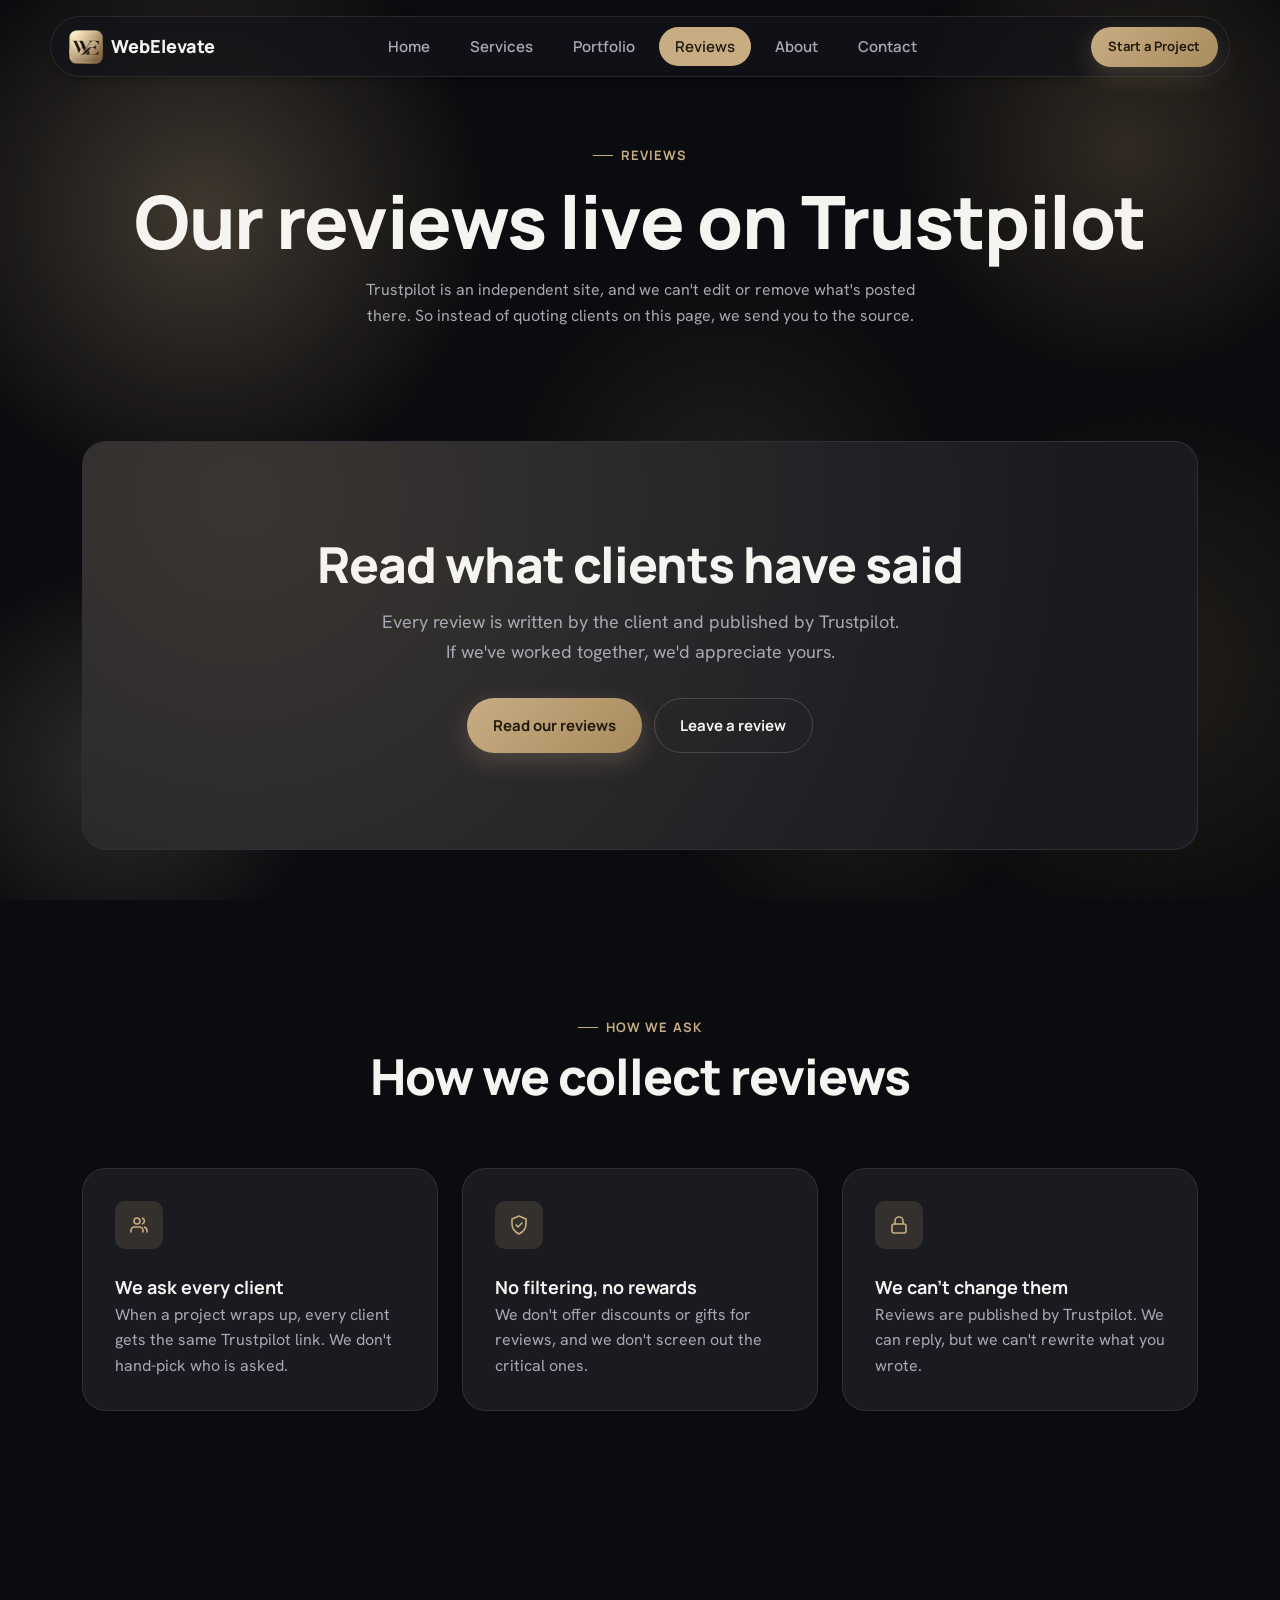
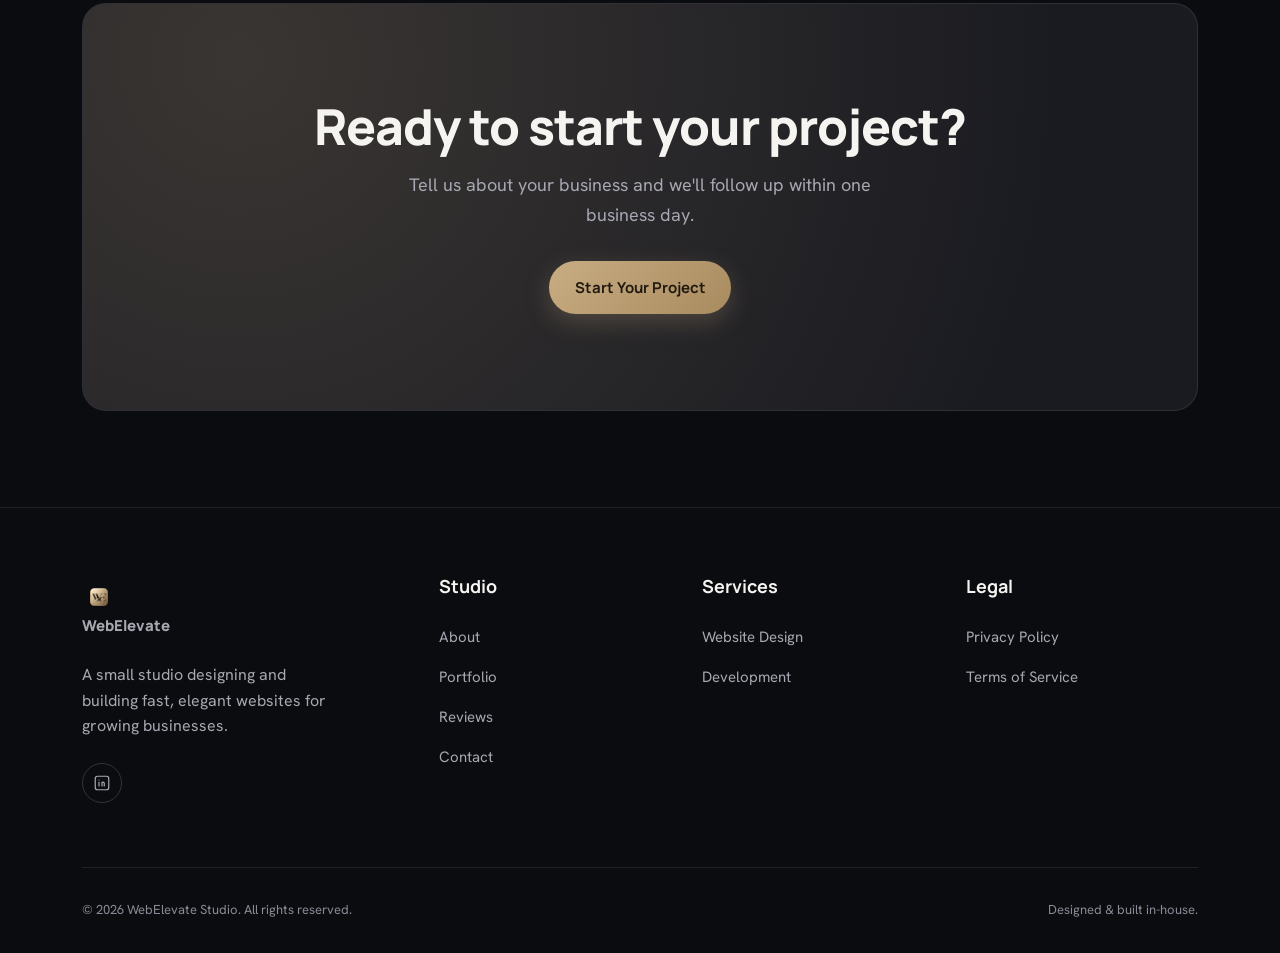
<file: reviews.html>
<!DOCTYPE html>
<html lang="en">
<head>
<meta charset="UTF-8" />
<meta name="viewport" content="width=device-width, initial-scale=1" />
<title>Reviews — WebElevate</title>
<meta name="description" content="Read WebElevate's reviews on Trustpilot, an independent platform we can't edit, or leave one of your own." />
<meta name="theme-color" content="#0b0c0f" />
<link rel="canonical" href="https://www.webelevateagency.com/reviews.html" />
<meta property="og:type" content="website" />
<meta property="og:site_name" content="WebElevate" />
<meta property="og:url" content="https://www.webelevateagency.com/reviews.html" />
<meta property="og:title" content="Reviews — WebElevate" />
<meta property="og:description" content="Read WebElevate's reviews on Trustpilot, an independent platform we can't edit, or leave one of your own." />
<meta property="og:image" content="https://www.webelevateagency.com/images/og-image.jpg" />
<meta property="og:image:width" content="1200" />
<meta property="og:image:height" content="630" />
<meta name="twitter:card" content="summary_large_image" />
<meta name="twitter:title" content="Reviews — WebElevate" />
<meta name="twitter:description" content="Read WebElevate's reviews on Trustpilot, an independent platform we can't edit, or leave one of your own." />
<meta name="twitter:image" content="https://www.webelevateagency.com/images/og-image.jpg" />
<link rel="apple-touch-icon" href="images/apple-touch-icon.png" />
<link rel="icon" type="image/png" href="images/favicon.png" />
<link rel="preconnect" href="https://fonts.googleapis.com" />
<link rel="preconnect" href="https://fonts.gstatic.com" crossorigin />
<link href="https://fonts.googleapis.com/css2?family=Fraunces:ital,wght@1,500&family=Hanken+Grotesk:wght@400;500;600;700&family=Manrope:wght@600;700;800&display=swap" rel="stylesheet" />
<link rel="stylesheet" href="css/style.css?v=20261113a" />
</head>
<body>
<div class="ambient-lights" aria-hidden="true"><span class="orb orb-1"></span><span class="orb orb-2"></span><span class="orb orb-3"></span><span class="orb orb-4"></span><span class="orb orb-5"></span><span class="orb orb-6"></span></div>
<a class="skip-link" href="#main">Skip to main content</a>

<div class="nav-wrap">
  <nav class="nav" aria-label="Primary">
    <a class="logo" href="index.html">
      <span class="logo-mark" aria-hidden="true">
        <img src="images/logo-mark.png" alt="" width="320" height="320" />
      </span>
      WebElevate
    </a>
    <ul class="nav-links">
      <li><a href="index.html">Home</a></li>
      <li><a href="services.html">Services</a></li>
      <li><a href="portfolio.html">Portfolio</a></li>
      <li><a href="reviews.html">Reviews</a></li>
      <li><a href="about.html">About</a></li>
      <li><a href="contact.html">Contact</a></li>
    </ul>
    <div class="nav-actions">
      <a class="btn btn-primary btn-sm desktop-only" href="contact.html">Start a Project</a>
      <button class="nav-toggle" aria-label="Open menu" aria-expanded="false" aria-controls="mobile-menu">
        <svg viewBox="0 0 24 24" fill="none"><path d="M4 7h16M4 12h16M4 17h16" stroke="currentColor" stroke-width="2" stroke-linecap="round"/></svg>
      </button>
    </div>
  </nav>
</div>

<div class="mobile-menu" id="mobile-menu">
  <a href="index.html">Home</a>
  <a href="services.html">Services</a>
  <a href="portfolio.html">Portfolio</a>
  <a href="reviews.html">Reviews</a>
  <a href="about.html">About</a>
  <a href="contact.html">Contact</a>
  <a class="btn btn-primary btn-block" href="contact.html">Start a Project</a>
</div>

<main id="main">

  <header class="page-header container">
    <span class="eyebrow" style="justify-content:center; width:100%;">Reviews</span>
    <h1>Our reviews live on Trustpilot</h1>
    <p>Trustpilot is an independent site, and we can't edit or remove what's posted there. So instead of quoting clients on this page, we send you to the source.</p>
  </header>

  <!-- Trustpilot links -->
  <section class="section--tight">
    <div class="container">
      <div class="cta-banner" data-reveal="soft">
        <h2>Read what clients have said</h2>
        <p class="lead" style="max-width: 520px; margin: var(--space-4) auto 0;">Every review is written by the client and published by Trustpilot. If we've worked together, we'd appreciate yours.</p>
        <div class="hero-ctas">
          <a class="btn btn-primary" href="https://www.trustpilot.com/review/webelevateagency.com" target="_blank" rel="noopener noreferrer" aria-label="Read our reviews on Trustpilot (opens in a new tab)">Read our reviews</a>
          <a class="btn btn-ghost" href="https://www.trustpilot.com/evaluate/webelevateagency.com" target="_blank" rel="noopener noreferrer" aria-label="Leave a review on Trustpilot (opens in a new tab)">Leave a review</a>
        </div>
      </div>
    </div>
  </section>

  <!-- How we collect reviews -->
  <section class="section">
    <div class="container">
      <div class="section-head" data-reveal="heading">
        <span class="eyebrow">How we ask</span>
        <h2>How we collect reviews</h2>
      </div>
      <div class="grid grid-3" data-reveal-group>
        <div class="card" data-reveal>
          <div class="card-icon"><svg viewBox="0 0 24 24" fill="none"><path d="M16 19v-1.5a3.5 3.5 0 00-3.5-3.5h-5A3.5 3.5 0 004 17.5V19M10 11a3 3 0 100-6 3 3 0 000 6zM20 19v-1.5a3.5 3.5 0 00-2.5-3.35M15.5 5.2a3 3 0 010 5.6" stroke="currentColor" stroke-width="1.6" stroke-linecap="round" stroke-linejoin="round"/></svg></div>
          <h4>We ask every client</h4>
          <p>When a project wraps up, every client gets the same Trustpilot link. We don't hand-pick who is asked.</p>
        </div>
        <div class="card" data-reveal>
          <div class="card-icon"><svg viewBox="0 0 24 24" fill="none"><path d="M12 3l7 3v5c0 4.5-3 8-7 10-4-2-7-5.5-7-10V6l7-3z" stroke="currentColor" stroke-width="1.6" stroke-linejoin="round"/><path d="M9 12l2 2 4-4" stroke="currentColor" stroke-width="1.6" stroke-linecap="round" stroke-linejoin="round"/></svg></div>
          <h4>No filtering, no rewards</h4>
          <p>We don't offer discounts or gifts for reviews, and we don't screen out the critical ones.</p>
        </div>
        <div class="card" data-reveal>
          <div class="card-icon"><svg viewBox="0 0 24 24" fill="none"><rect x="5" y="11" width="14" height="9" rx="2" stroke="currentColor" stroke-width="1.6"/><path d="M8 11V8a4 4 0 018 0v3" stroke="currentColor" stroke-width="1.6" stroke-linecap="round"/></svg></div>
          <h4>We can't change them</h4>
          <p>Reviews are published by Trustpilot. We can reply, but we can't rewrite what you wrote.</p>
        </div>
      </div>
    </div>
  </section>

  <!-- CTA -->
  <section class="section">
    <div class="container">
      <div class="cta-banner" data-reveal="soft">
        <h2>Ready to start your project?</h2>
        <p class="lead" style="max-width: 480px; margin: var(--space-4) auto 0;">Tell us about your business and we'll follow up within one business day.</p>
        <div class="hero-ctas">
          <a class="btn btn-primary" href="contact.html">Start Your Project</a>
        </div>
      </div>
    </div>
  </section>

</main>

<footer>
  <div class="container">
    <div class="footer-top">
      <div class="footer-col">
        <a class="logo" href="index.html">
          <span class="logo-mark" aria-hidden="true">
        <img src="images/logo-mark.png" alt="" width="320" height="320" />
      </span>
          WebElevate
        </a>
        <p style="margin-top: var(--space-4); max-width: 260px;">A small studio designing and building fast, elegant websites for growing businesses.</p>
        <div class="social-links" style="margin-top: var(--space-5);">
          <a href="https://www.linkedin.com/in/michael-avdeyev-7ba961440/" target="_blank" rel="noopener noreferrer" aria-label="Michael Avdeyev on LinkedIn"><svg viewBox="0 0 24 24" fill="none"><rect x="3" y="3" width="18" height="18" rx="3" stroke="currentColor" stroke-width="1.6"/><path d="M8 11v5M8 8v.01M12 16v-3.5a1.5 1.5 0 013-.15V16M12 11v5" stroke="currentColor" stroke-width="1.6" stroke-linecap="round"/></svg></a>
        </div>
      </div>
      <div class="footer-col">
        <h4>Studio</h4>
        <a href="about.html">About</a>
        <a href="portfolio.html">Portfolio</a>
        <a href="reviews.html">Reviews</a>
        <a href="contact.html">Contact</a>
      </div>
      <div class="footer-col">
        <h4>Services</h4>
        <a href="services.html">Website Design</a>
        <a href="services.html">Development</a>
      </div>
      <div class="footer-col">
        <h4>Legal</h4>
        <a href="/privacy">Privacy Policy</a>
        <span>Terms of Service</span>
      </div>
    </div>
    <div class="footer-bottom">
      <span>© 2026 WebElevate Studio. All rights reserved.</span>
      <span>Designed &amp; built in-house.</span>
    </div>
  </div>
</footer>

<button class="back-to-top" aria-label="Back to top">
  <svg viewBox="0 0 24 24" fill="none"><path d="M12 19V5M5 12l7-7 7 7" stroke="currentColor" stroke-width="2" stroke-linecap="round" stroke-linejoin="round"/></svg>
</button>

<script src="js/main.js?v=20261113a"></script>
</body>
</html>
</file>
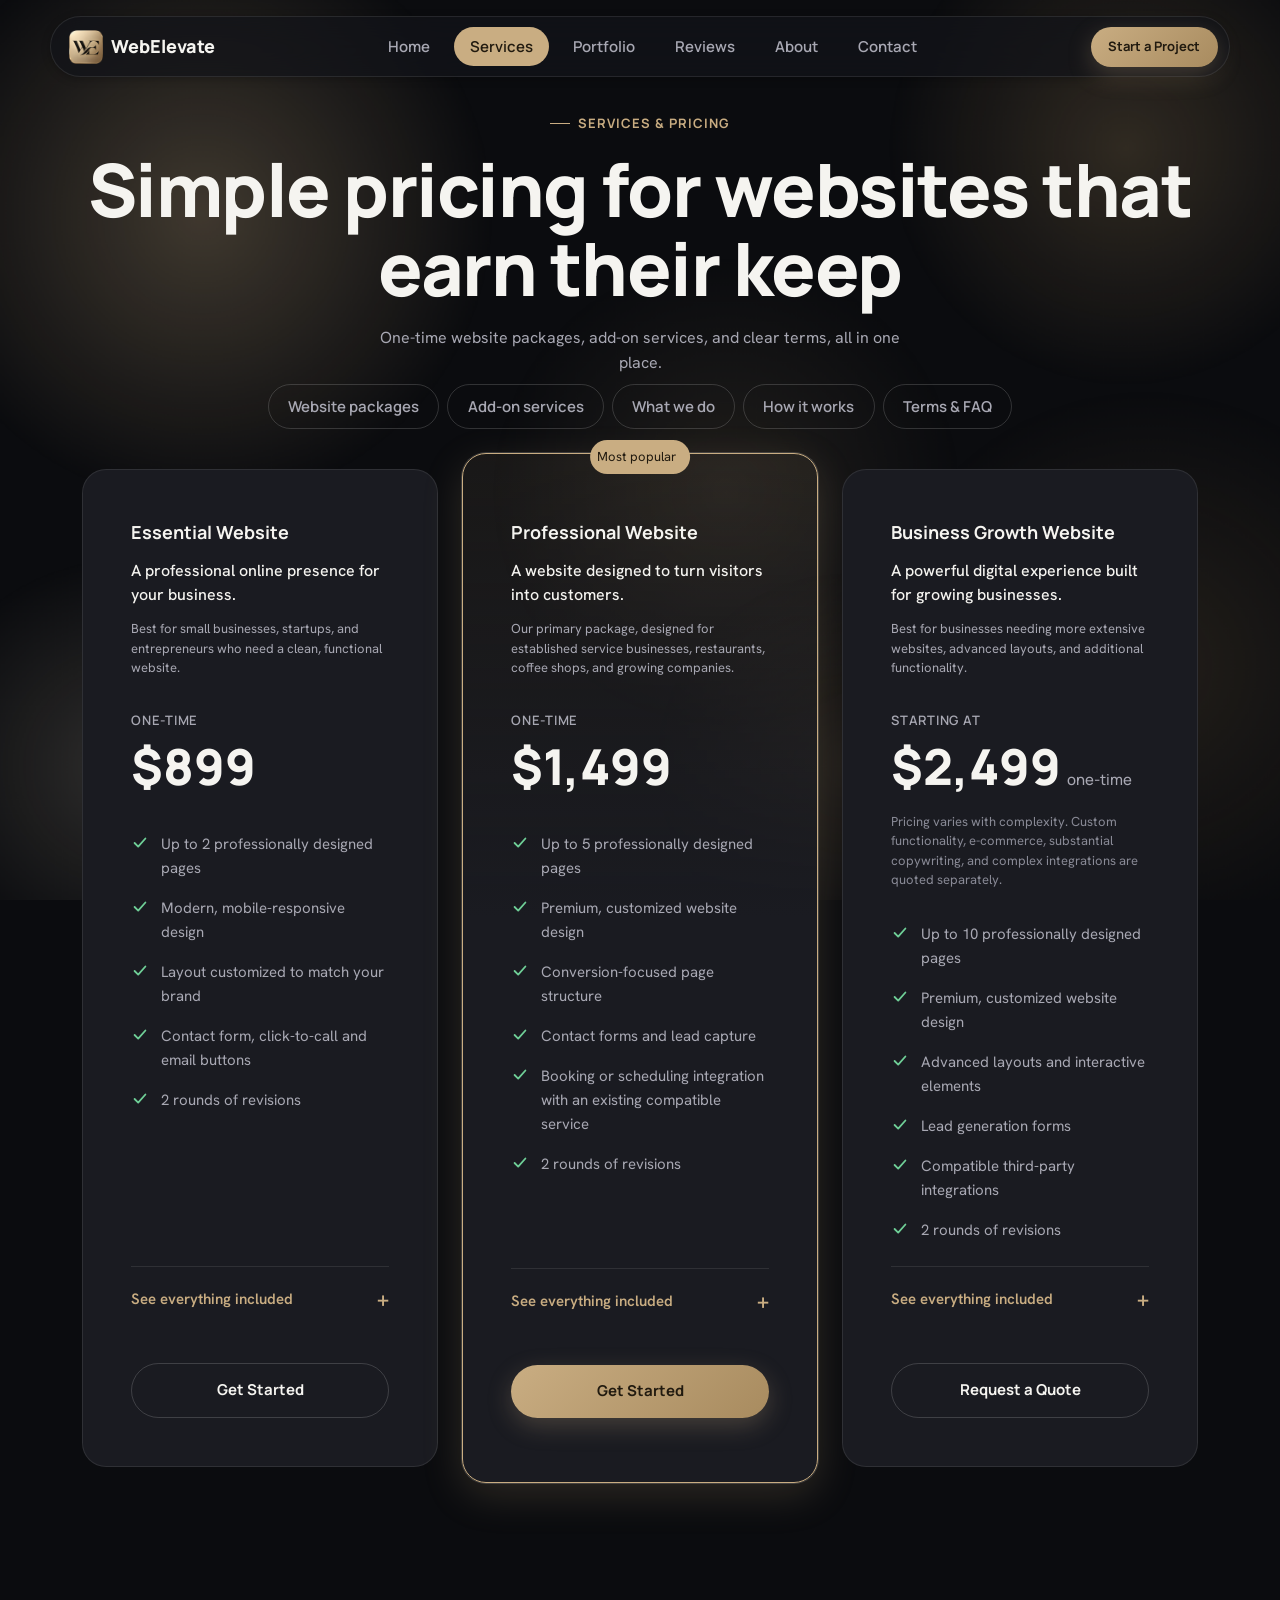
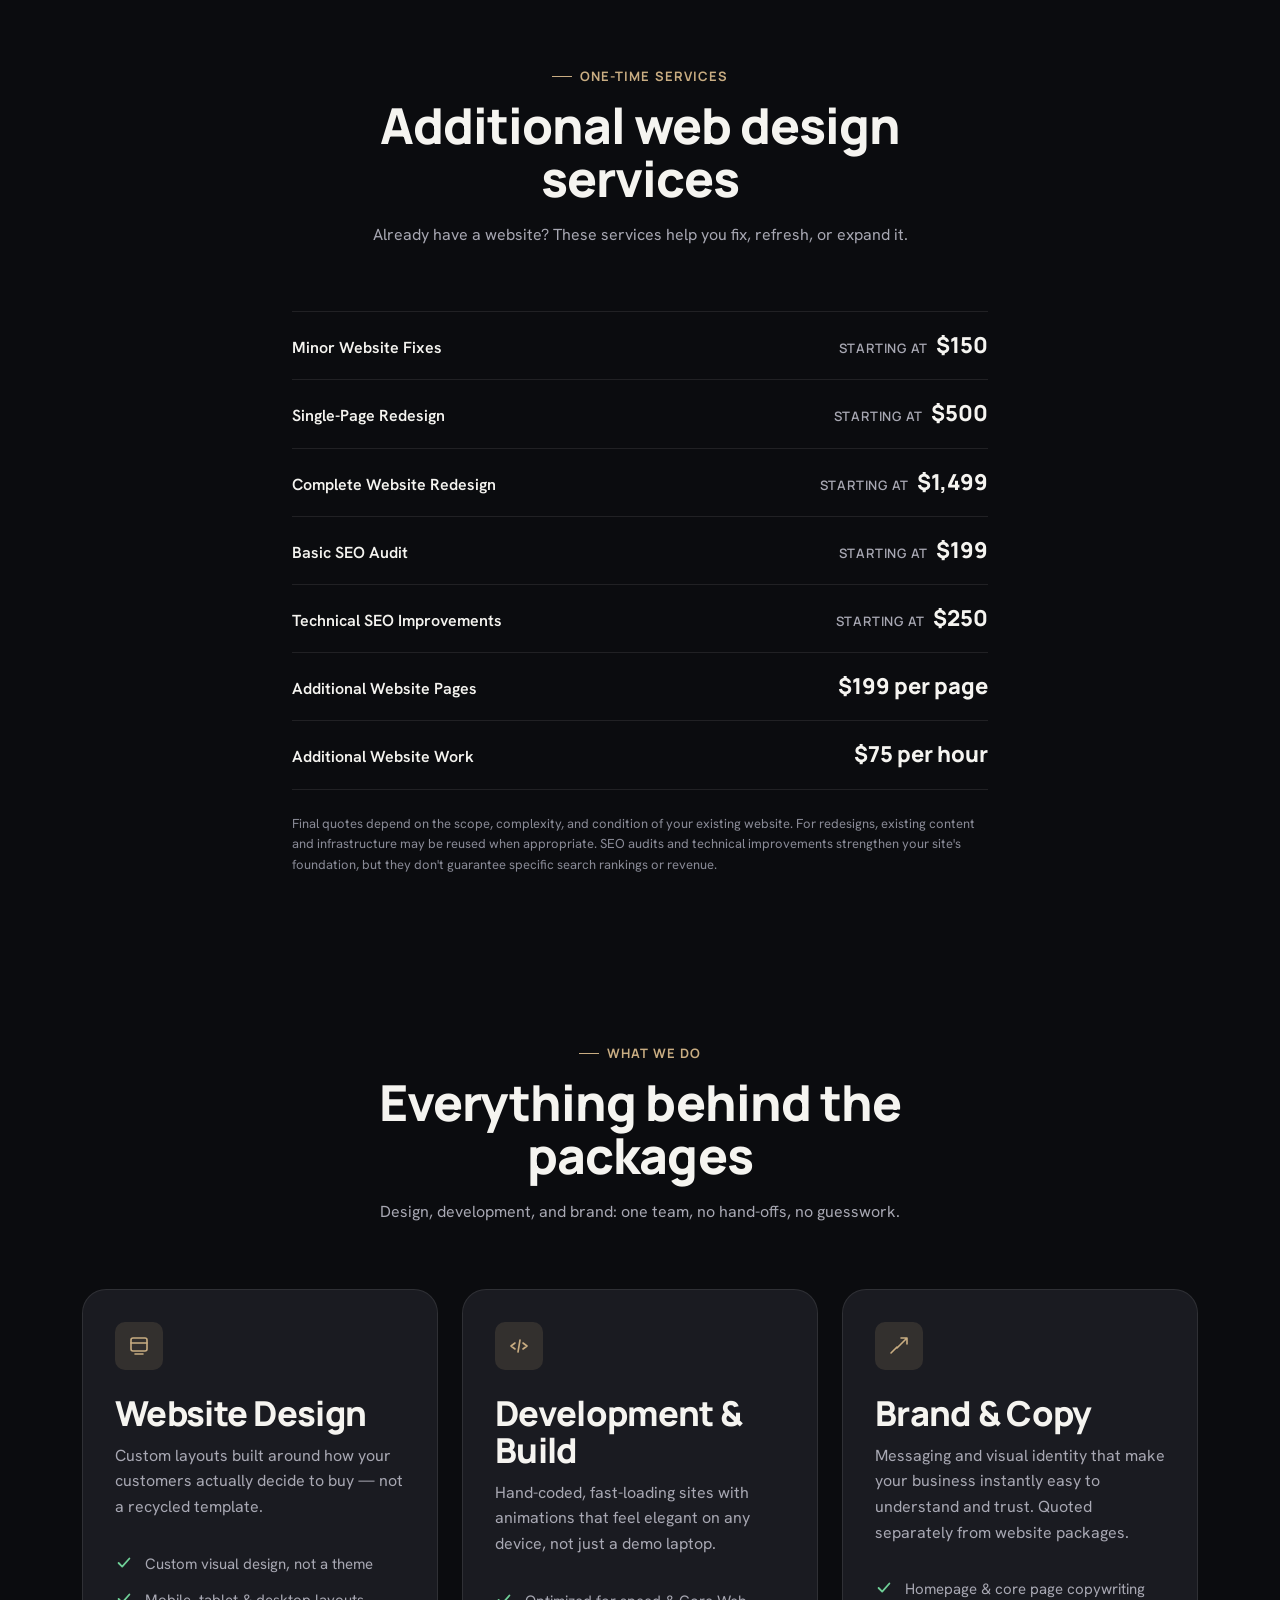
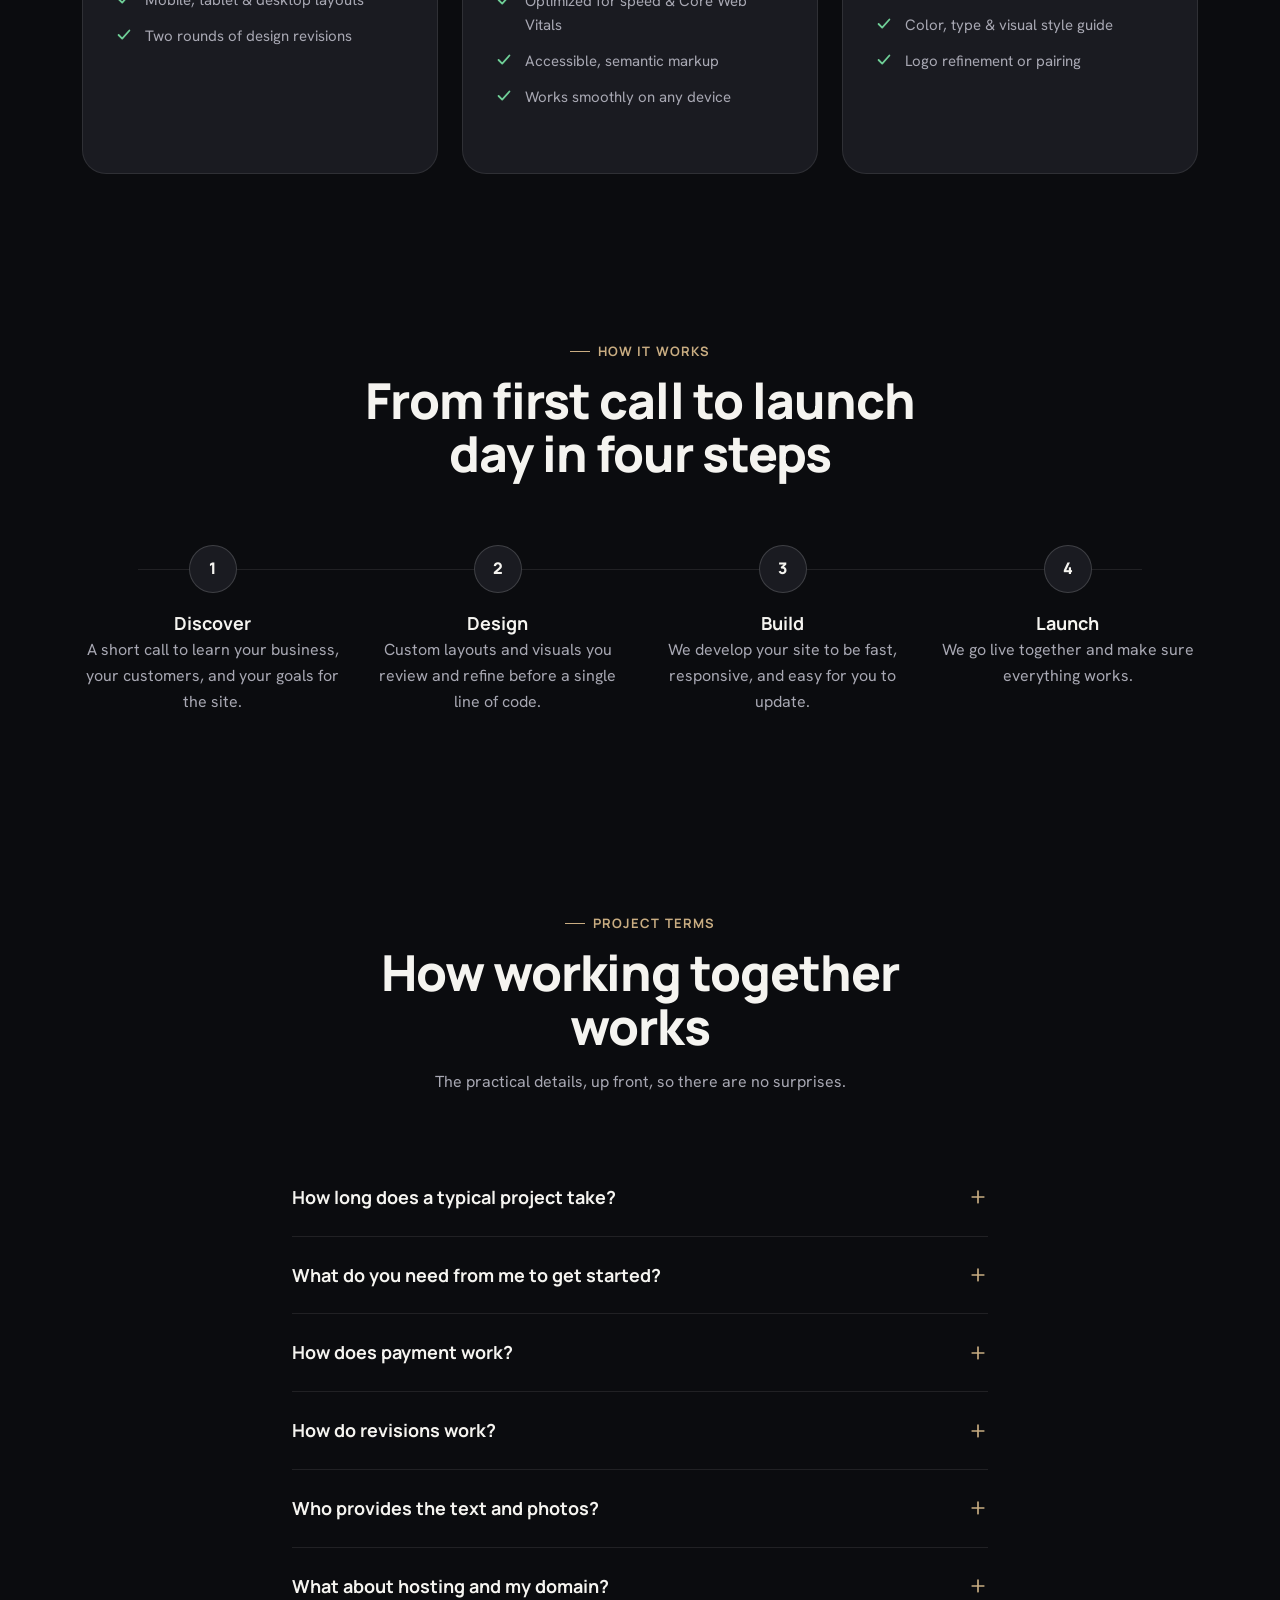
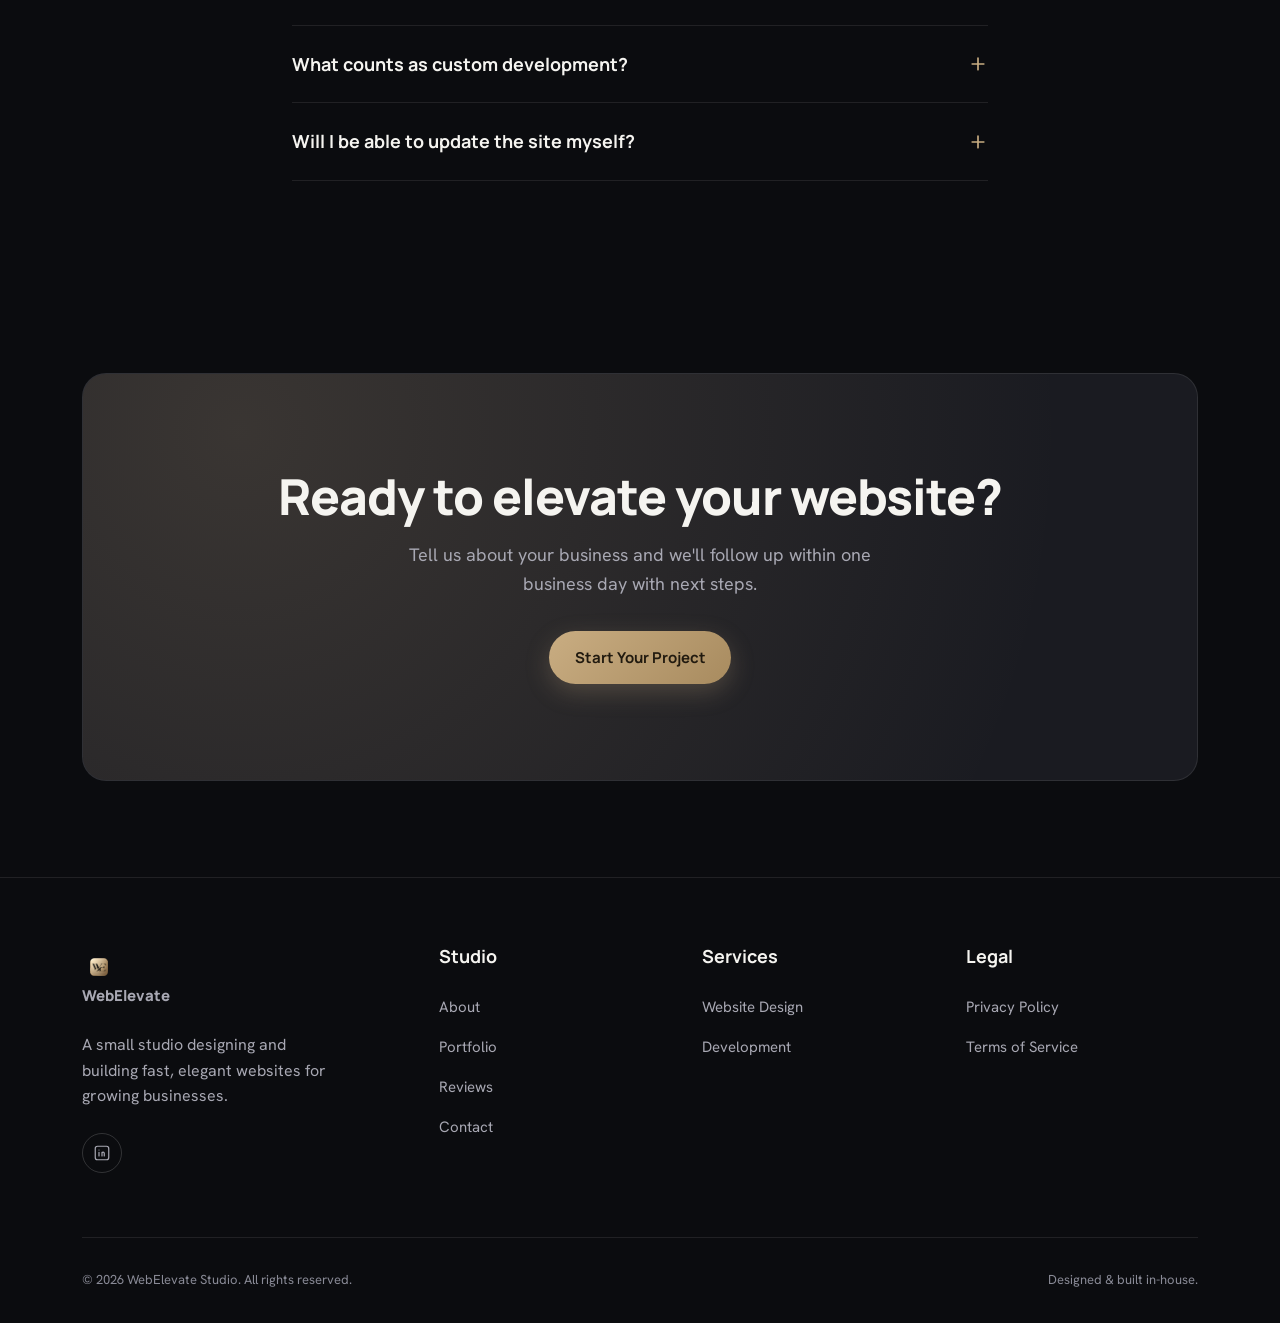
<file: services.html>
<!DOCTYPE html>
<html lang="en">
<head>
<meta charset="UTF-8" />
<meta name="viewport" content="width=device-width, initial-scale=1" />
<title>Services — WebElevate</title>
<meta name="description" content="Website packages from $899 and add-on services — everything WebElevate offers, with clear, transparent pricing." />
<meta name="theme-color" content="#0b0c0f" />
<link rel="canonical" href="https://www.webelevateagency.com/services.html" />
<meta property="og:type" content="website" />
<meta property="og:site_name" content="WebElevate" />
<meta property="og:url" content="https://www.webelevateagency.com/services.html" />
<meta property="og:title" content="Services — WebElevate" />
<meta property="og:description" content="Website packages from $899 and add-on services — everything WebElevate offers, with clear, transparent pricing." />
<meta property="og:image" content="https://www.webelevateagency.com/images/og-image.jpg" />
<meta property="og:image:width" content="1200" />
<meta property="og:image:height" content="630" />
<meta name="twitter:card" content="summary_large_image" />
<meta name="twitter:title" content="Services — WebElevate" />
<meta name="twitter:description" content="Website packages from $899 and add-on services — everything WebElevate offers, with clear, transparent pricing." />
<meta name="twitter:image" content="https://www.webelevateagency.com/images/og-image.jpg" />
<link rel="apple-touch-icon" href="images/apple-touch-icon.png" />
<link rel="icon" type="image/png" href="images/favicon.png" />
<link rel="preconnect" href="https://fonts.googleapis.com" />
<link rel="preconnect" href="https://fonts.gstatic.com" crossorigin />
<link href="https://fonts.googleapis.com/css2?family=Fraunces:ital,wght@1,500&family=Hanken+Grotesk:wght@400;500;600;700&family=Manrope:wght@600;700;800&display=swap" rel="stylesheet" />
<link rel="stylesheet" href="css/style.css?v=20261113a" />
</head>
<body>
<div class="ambient-lights" aria-hidden="true"><span class="orb orb-1"></span><span class="orb orb-2"></span><span class="orb orb-3"></span><span class="orb orb-4"></span><span class="orb orb-5"></span><span class="orb orb-6"></span></div>
<a class="skip-link" href="#main">Skip to main content</a>

<div class="nav-wrap">
  <nav class="nav" aria-label="Primary">
    <a class="logo" href="index.html">
      <span class="logo-mark" aria-hidden="true">
        <img src="images/logo-mark.png" alt="" width="320" height="320" />
      </span>
      WebElevate
    </a>
    <ul class="nav-links">
      <li><a href="index.html">Home</a></li>
      <li><a href="services.html">Services</a></li>
      <li><a href="portfolio.html">Portfolio</a></li>
      <li><a href="reviews.html">Reviews</a></li>
      <li><a href="about.html">About</a></li>
      <li><a href="contact.html">Contact</a></li>
    </ul>
    <div class="nav-actions">
      <a class="btn btn-primary btn-sm desktop-only" href="contact.html">Start a Project</a>
      <button class="nav-toggle" aria-label="Open menu" aria-expanded="false" aria-controls="mobile-menu">
        <svg viewBox="0 0 24 24" fill="none"><path d="M4 7h16M4 12h16M4 17h16" stroke="currentColor" stroke-width="2" stroke-linecap="round"/></svg>
      </button>
    </div>
  </nav>
</div>

<div class="mobile-menu" id="mobile-menu">
  <a href="index.html">Home</a>
  <a href="services.html">Services</a>
  <a href="portfolio.html">Portfolio</a>
  <a href="reviews.html">Reviews</a>
  <a href="about.html">About</a>
  <a href="contact.html">Contact</a>
  <a class="btn btn-primary btn-block" href="contact.html">Start a Project</a>
</div>

<main id="main">

  <header class="page-header container">
    <span class="eyebrow" style="justify-content:center; width:100%;">Services &amp; pricing</span>
    <h1>Simple pricing for websites that earn their keep</h1>
    <p>One-time website packages, add-on services, and clear terms, all in one place.</p>
  </header>

  <nav class="container" aria-label="On this page">
    <div class="filter-tabs jump-links">
      <a class="filter-tab" href="#pricing">Website packages</a>
      <a class="filter-tab" href="#addons">Add-on services</a>
      <a class="filter-tab" href="#services-list">What we do</a>
      <a class="filter-tab" href="#process">How it works</a>
      <a class="filter-tab" href="#terms">Terms &amp; FAQ</a>
    </div>
  </nav>

  <!-- Pricing: website packages -->
  <section class="section section--pricing" id="pricing">
    <div class="container">
      <h2 class="sr-only">Website packages</h2>
      <div class="grid grid-3" data-reveal-group>
        <div class="card price-card" data-reveal>
          <h4>Essential Website</h4>
          <p class="price-tagline">A professional online presence for your business.</p>
          <p class="price-best">Best for small businesses, startups, and entrepreneurs who need a clean, functional website.</p>
          <div class="price-tag"><span class="price-note">One-time</span><span class="price-amount">$899</span></div>
          <ul class="feature-list feature-list--lead">
            <li><svg viewBox="0 0 20 20" fill="none"><path d="M4 10l4 4 8-9" stroke="currentColor" stroke-width="2" stroke-linecap="round" stroke-linejoin="round"/></svg>Up to 2 professionally designed pages</li>
            <li><svg viewBox="0 0 20 20" fill="none"><path d="M4 10l4 4 8-9" stroke="currentColor" stroke-width="2" stroke-linecap="round" stroke-linejoin="round"/></svg>Modern, mobile-responsive design</li>
            <li><svg viewBox="0 0 20 20" fill="none"><path d="M4 10l4 4 8-9" stroke="currentColor" stroke-width="2" stroke-linecap="round" stroke-linejoin="round"/></svg>Layout customized to match your brand</li>
            <li><svg viewBox="0 0 20 20" fill="none"><path d="M4 10l4 4 8-9" stroke="currentColor" stroke-width="2" stroke-linecap="round" stroke-linejoin="round"/></svg>Contact form, click-to-call and email buttons</li>
            <li><svg viewBox="0 0 20 20" fill="none"><path d="M4 10l4 4 8-9" stroke="currentColor" stroke-width="2" stroke-linecap="round" stroke-linejoin="round"/></svg>2 rounds of revisions</li>
          </ul>
          <details class="price-more">
            <summary>See everything included</summary>
            <ul class="feature-list">
              <li><svg viewBox="0 0 20 20" fill="none"><path d="M4 10l4 4 8-9" stroke="currentColor" stroke-width="2" stroke-linecap="round" stroke-linejoin="round"/></svg>Basic on-page SEO setup</li>
              <li><svg viewBox="0 0 20 20" fill="none"><path d="M4 10l4 4 8-9" stroke="currentColor" stroke-width="2" stroke-linecap="round" stroke-linejoin="round"/></svg>Social media links</li>
              <li><svg viewBox="0 0 20 20" fill="none"><path d="M4 10l4 4 8-9" stroke="currentColor" stroke-width="2" stroke-linecap="round" stroke-linejoin="round"/></svg>Basic website speed optimization</li>
              <li><svg viewBox="0 0 20 20" fill="none"><path d="M4 10l4 4 8-9" stroke="currentColor" stroke-width="2" stroke-linecap="round" stroke-linejoin="round"/></svg>Website deployment and launch assistance</li>
            </ul>
          </details>
          <a class="btn btn-ghost btn-block" href="contact.html?plan=essential-website">Get Started</a>
        </div>

        <div class="card price-card popular" data-reveal>
          <span class="badge">Most popular</span>
          <h4>Professional Website</h4>
          <p class="price-tagline">A website designed to turn visitors into customers.</p>
          <p class="price-best">Our primary package, designed for established service businesses, restaurants, coffee shops, and growing companies.</p>
          <div class="price-tag"><span class="price-note">One-time</span><span class="price-amount">$1,499</span></div>
          <ul class="feature-list feature-list--lead">
            <li><svg viewBox="0 0 20 20" fill="none"><path d="M4 10l4 4 8-9" stroke="currentColor" stroke-width="2" stroke-linecap="round" stroke-linejoin="round"/></svg>Up to 5 professionally designed pages</li>
            <li><svg viewBox="0 0 20 20" fill="none"><path d="M4 10l4 4 8-9" stroke="currentColor" stroke-width="2" stroke-linecap="round" stroke-linejoin="round"/></svg>Premium, customized website design</li>
            <li><svg viewBox="0 0 20 20" fill="none"><path d="M4 10l4 4 8-9" stroke="currentColor" stroke-width="2" stroke-linecap="round" stroke-linejoin="round"/></svg>Conversion-focused page structure</li>
            <li><svg viewBox="0 0 20 20" fill="none"><path d="M4 10l4 4 8-9" stroke="currentColor" stroke-width="2" stroke-linecap="round" stroke-linejoin="round"/></svg>Contact forms and lead capture</li>
            <li><svg viewBox="0 0 20 20" fill="none"><path d="M4 10l4 4 8-9" stroke="currentColor" stroke-width="2" stroke-linecap="round" stroke-linejoin="round"/></svg>Booking or scheduling integration with an existing compatible service</li>
            <li><svg viewBox="0 0 20 20" fill="none"><path d="M4 10l4 4 8-9" stroke="currentColor" stroke-width="2" stroke-linecap="round" stroke-linejoin="round"/></svg>2 rounds of revisions</li>
          </ul>
          <details class="price-more">
            <summary>See everything included</summary>
            <ul class="feature-list">
              <li><svg viewBox="0 0 20 20" fill="none"><path d="M4 10l4 4 8-9" stroke="currentColor" stroke-width="2" stroke-linecap="round" stroke-linejoin="round"/></svg>Fully mobile-responsive layouts</li>
              <li><svg viewBox="0 0 20 20" fill="none"><path d="M4 10l4 4 8-9" stroke="currentColor" stroke-width="2" stroke-linecap="round" stroke-linejoin="round"/></svg>Basic on-page SEO optimization</li>
              <li><svg viewBox="0 0 20 20" fill="none"><path d="M4 10l4 4 8-9" stroke="currentColor" stroke-width="2" stroke-linecap="round" stroke-linejoin="round"/></svg>Page titles and meta descriptions</li>
              <li><svg viewBox="0 0 20 20" fill="none"><path d="M4 10l4 4 8-9" stroke="currentColor" stroke-width="2" stroke-linecap="round" stroke-linejoin="round"/></svg>Image and performance optimization</li>
              <li><svg viewBox="0 0 20 20" fill="none"><path d="M4 10l4 4 8-9" stroke="currentColor" stroke-width="2" stroke-linecap="round" stroke-linejoin="round"/></svg>Social media integration</li>
              <li><svg viewBox="0 0 20 20" fill="none"><path d="M4 10l4 4 8-9" stroke="currentColor" stroke-width="2" stroke-linecap="round" stroke-linejoin="round"/></svg>Basic animations and interactive elements</li>
              <li><svg viewBox="0 0 20 20" fill="none"><path d="M4 10l4 4 8-9" stroke="currentColor" stroke-width="2" stroke-linecap="round" stroke-linejoin="round"/></svg>Website deployment and launch assistance</li>
            </ul>
          </details>
          <a class="btn btn-primary btn-block" href="contact.html?plan=professional-website">Get Started</a>
        </div>

        <div class="card price-card" data-reveal>
          <h4>Business Growth Website</h4>
          <p class="price-tagline">A powerful digital experience built for growing businesses.</p>
          <p class="price-best">Best for businesses needing more extensive websites, advanced layouts, and additional functionality.</p>
          <div class="price-tag"><span class="price-note">Starting at</span><span class="price-amount">$2,499<span class="price-unit">one-time</span></span></div>
          <p class="price-fine">Pricing varies with complexity. Custom functionality, e-commerce, substantial copywriting, and complex integrations are quoted separately.</p>
          <ul class="feature-list feature-list--lead">
            <li><svg viewBox="0 0 20 20" fill="none"><path d="M4 10l4 4 8-9" stroke="currentColor" stroke-width="2" stroke-linecap="round" stroke-linejoin="round"/></svg>Up to 10 professionally designed pages</li>
            <li><svg viewBox="0 0 20 20" fill="none"><path d="M4 10l4 4 8-9" stroke="currentColor" stroke-width="2" stroke-linecap="round" stroke-linejoin="round"/></svg>Premium, customized website design</li>
            <li><svg viewBox="0 0 20 20" fill="none"><path d="M4 10l4 4 8-9" stroke="currentColor" stroke-width="2" stroke-linecap="round" stroke-linejoin="round"/></svg>Advanced layouts and interactive elements</li>
            <li><svg viewBox="0 0 20 20" fill="none"><path d="M4 10l4 4 8-9" stroke="currentColor" stroke-width="2" stroke-linecap="round" stroke-linejoin="round"/></svg>Lead generation forms</li>
            <li><svg viewBox="0 0 20 20" fill="none"><path d="M4 10l4 4 8-9" stroke="currentColor" stroke-width="2" stroke-linecap="round" stroke-linejoin="round"/></svg>Compatible third-party integrations</li>
            <li><svg viewBox="0 0 20 20" fill="none"><path d="M4 10l4 4 8-9" stroke="currentColor" stroke-width="2" stroke-linecap="round" stroke-linejoin="round"/></svg>2 rounds of revisions</li>
          </ul>
          <details class="price-more">
            <summary>See everything included</summary>
            <ul class="feature-list">
              <li><svg viewBox="0 0 20 20" fill="none"><path d="M4 10l4 4 8-9" stroke="currentColor" stroke-width="2" stroke-linecap="round" stroke-linejoin="round"/></svg>Fully responsive design</li>
              <li><svg viewBox="0 0 20 20" fill="none"><path d="M4 10l4 4 8-9" stroke="currentColor" stroke-width="2" stroke-linecap="round" stroke-linejoin="round"/></svg>Conversion-focused design strategy</li>
              <li><svg viewBox="0 0 20 20" fill="none"><path d="M4 10l4 4 8-9" stroke="currentColor" stroke-width="2" stroke-linecap="round" stroke-linejoin="round"/></svg>Enhanced on-page SEO foundations</li>
              <li><svg viewBox="0 0 20 20" fill="none"><path d="M4 10l4 4 8-9" stroke="currentColor" stroke-width="2" stroke-linecap="round" stroke-linejoin="round"/></svg>Basic technical SEO setup</li>
              <li><svg viewBox="0 0 20 20" fill="none"><path d="M4 10l4 4 8-9" stroke="currentColor" stroke-width="2" stroke-linecap="round" stroke-linejoin="round"/></svg>Google Analytics integration</li>
              <li><svg viewBox="0 0 20 20" fill="none"><path d="M4 10l4 4 8-9" stroke="currentColor" stroke-width="2" stroke-linecap="round" stroke-linejoin="round"/></svg>Website performance optimization</li>
              <li><svg viewBox="0 0 20 20" fill="none"><path d="M4 10l4 4 8-9" stroke="currentColor" stroke-width="2" stroke-linecap="round" stroke-linejoin="round"/></svg>Custom animations where appropriate</li>
              <li><svg viewBox="0 0 20 20" fill="none"><path d="M4 10l4 4 8-9" stroke="currentColor" stroke-width="2" stroke-linecap="round" stroke-linejoin="round"/></svg>Website deployment and launch assistance</li>
            </ul>
          </details>
          <a class="btn btn-ghost btn-block" href="contact.html?plan=business-growth-website">Request a Quote</a>
        </div>
      </div>
    </div>
  </section>

  <!-- Additional services -->
  <section class="section" id="addons">
    <div class="container" style="max-width: 760px;">
      <div class="section-head" data-reveal="heading">
        <span class="eyebrow">One-time services</span>
        <h2>Additional web design services</h2>
        <p>Already have a website? These services help you fix, refresh, or expand it.</p>
      </div>
      <div data-reveal="soft">
        <ul class="rate-list">
          <li class="rate-row"><span class="rate-name">Minor Website Fixes</span><span class="rate-price"><span class="rate-from">Starting at</span>$150</span></li>
          <li class="rate-row"><span class="rate-name">Single-Page Redesign</span><span class="rate-price"><span class="rate-from">Starting at</span>$500</span></li>
          <li class="rate-row"><span class="rate-name">Complete Website Redesign</span><span class="rate-price"><span class="rate-from">Starting at</span>$1,499</span></li>
          <li class="rate-row"><span class="rate-name">Basic SEO Audit</span><span class="rate-price"><span class="rate-from">Starting at</span>$199</span></li>
          <li class="rate-row"><span class="rate-name">Technical SEO Improvements</span><span class="rate-price"><span class="rate-from">Starting at</span>$250</span></li>
          <li class="rate-row"><span class="rate-name">Additional Website Pages</span><span class="rate-price">$199 per page</span></li>
          <li class="rate-row"><span class="rate-name">Additional Website Work</span><span class="rate-price">$75 per hour</span></li>
        </ul>
        <p class="text-faint" style="font-size: var(--fs-xs); margin-top: var(--space-5);">Final quotes depend on the scope, complexity, and condition of your existing website. For redesigns, existing content and infrastructure may be reused when appropriate. SEO audits and technical improvements strengthen your site's foundation, but they don't guarantee specific search rankings or revenue.</p>
      </div>
    </div>
  </section>

  <!-- What we do -->
  <section class="section--tight" id="services-list">
    <div class="container">
      <div class="section-head" data-reveal="heading">
        <span class="eyebrow">What we do</span>
        <h2>Everything behind the packages</h2>
        <p>Design, development, and brand: one team, no hand-offs, no guesswork.</p>
      </div>
      <div class="grid grid-3" data-reveal-group>
        <div class="card" data-reveal>
          <div class="card-icon"><svg viewBox="0 0 24 24" fill="none"><path d="M4 6a2 2 0 012-2h12a2 2 0 012 2v9a2 2 0 01-2 2H6a2 2 0 01-2-2V6z" stroke="currentColor" stroke-width="1.6"/><path d="M4 9h16M8 20h8" stroke="currentColor" stroke-width="1.6" stroke-linecap="round"/></svg></div>
          <h3>Website Design</h3>
          <p style="margin-top: var(--space-3);">Custom layouts built around how your customers actually decide to buy — not a recycled template.</p>
          <ul class="feature-list">
            <li><svg viewBox="0 0 20 20" fill="none"><path d="M4 10l4 4 8-9" stroke="currentColor" stroke-width="2" stroke-linecap="round" stroke-linejoin="round"/></svg>Custom visual design, not a theme</li>
            <li><svg viewBox="0 0 20 20" fill="none"><path d="M4 10l4 4 8-9" stroke="currentColor" stroke-width="2" stroke-linecap="round" stroke-linejoin="round"/></svg>Mobile, tablet &amp; desktop layouts</li>
            <li><svg viewBox="0 0 20 20" fill="none"><path d="M4 10l4 4 8-9" stroke="currentColor" stroke-width="2" stroke-linecap="round" stroke-linejoin="round"/></svg>Two rounds of design revisions</li>
          </ul>
        </div>
        <div class="card" data-reveal>
          <div class="card-icon"><svg viewBox="0 0 24 24" fill="none"><path d="M8 9l-4 3 4 3M16 9l4 3-4 3M13 6l-2 12" stroke="currentColor" stroke-width="1.6" stroke-linecap="round" stroke-linejoin="round"/></svg></div>
          <h3>Development &amp; Build</h3>
          <p style="margin-top: var(--space-3);">Hand-coded, fast-loading sites with animations that feel elegant on any device, not just a demo laptop.</p>
          <ul class="feature-list">
            <li><svg viewBox="0 0 20 20" fill="none"><path d="M4 10l4 4 8-9" stroke="currentColor" stroke-width="2" stroke-linecap="round" stroke-linejoin="round"/></svg>Optimized for speed &amp; Core Web Vitals</li>
            <li><svg viewBox="0 0 20 20" fill="none"><path d="M4 10l4 4 8-9" stroke="currentColor" stroke-width="2" stroke-linecap="round" stroke-linejoin="round"/></svg>Accessible, semantic markup</li>
            <li><svg viewBox="0 0 20 20" fill="none"><path d="M4 10l4 4 8-9" stroke="currentColor" stroke-width="2" stroke-linecap="round" stroke-linejoin="round"/></svg>Works smoothly on any device</li>
          </ul>
        </div>
        <div class="card" data-reveal>
          <div class="card-icon"><svg viewBox="0 0 24 24" fill="none"><path d="M4 19l6-6M14 4h6v6M20 4L10 14" stroke="currentColor" stroke-width="1.6" stroke-linecap="round" stroke-linejoin="round"/></svg></div>
          <h3>Brand &amp; Copy</h3>
          <p style="margin-top: var(--space-3);">Messaging and visual identity that make your business instantly easy to understand and trust. Quoted separately from website packages.</p>
          <ul class="feature-list">
            <li><svg viewBox="0 0 20 20" fill="none"><path d="M4 10l4 4 8-9" stroke="currentColor" stroke-width="2" stroke-linecap="round" stroke-linejoin="round"/></svg>Homepage &amp; core page copywriting</li>
            <li><svg viewBox="0 0 20 20" fill="none"><path d="M4 10l4 4 8-9" stroke="currentColor" stroke-width="2" stroke-linecap="round" stroke-linejoin="round"/></svg>Color, type &amp; visual style guide</li>
            <li><svg viewBox="0 0 20 20" fill="none"><path d="M4 10l4 4 8-9" stroke="currentColor" stroke-width="2" stroke-linecap="round" stroke-linejoin="round"/></svg>Logo refinement or pairing</li>
          </ul>
        </div>
      </div>
    </div>
  </section>

  <!-- Process -->
  <section class="section" id="process">
    <div class="container">
      <div class="section-head" data-reveal="heading">
        <span class="eyebrow">How it works</span>
        <h2>From first call to launch day in four steps</h2>
      </div>
      <div class="timeline" data-reveal-group>
        <div class="timeline-step" data-reveal>
          <div class="timeline-num">1</div>
          <h4>Discover</h4>
          <p>A short call to learn your business, your customers, and your goals for the site.</p>
        </div>
        <div class="timeline-step" data-reveal>
          <div class="timeline-num">2</div>
          <h4>Design</h4>
          <p>Custom layouts and visuals you review and refine before a single line of code.</p>
        </div>
        <div class="timeline-step" data-reveal>
          <div class="timeline-num">3</div>
          <h4>Build</h4>
          <p>We develop your site to be fast, responsive, and easy for you to update.</p>
        </div>
        <div class="timeline-step" data-reveal>
          <div class="timeline-num">4</div>
          <h4>Launch</h4>
          <p>We go live together and make sure everything works.</p>
        </div>
      </div>
    </div>
  </section>

  <!-- Project terms -->
  <section class="section" id="terms">
    <div class="container" style="max-width: 760px;">
      <div class="section-head" data-reveal="heading">
        <span class="eyebrow">Project terms</span>
        <h2>How working together works</h2>
        <p>The practical details, up front, so there are no surprises.</p>
      </div>
      <div>
        <div class="accordion-item">
          <button class="accordion-trigger" aria-expanded="false" aria-controls="faq-1">
            How long does a typical project take?
            <svg viewBox="0 0 24 24" fill="none"><path d="M12 5v14M5 12h14" stroke="currentColor" stroke-width="2" stroke-linecap="round"/></svg>
          </button>
          <div class="accordion-panel" id="faq-1">
            <div class="accordion-panel-inner">
              <p>Most Essential and Professional sites typically launch in 1–3 weeks from kickoff, depending on the number of pages, any custom animation, and how quickly content and feedback come back. Business Growth timelines vary with scope.</p>
            </div>
          </div>
        </div>
        <div class="accordion-item">
          <button class="accordion-trigger" aria-expanded="false" aria-controls="faq-2">
            What do you need from me to get started?
            <svg viewBox="0 0 24 24" fill="none"><path d="M12 5v14M5 12h14" stroke="currentColor" stroke-width="2" stroke-linecap="round"/></svg>
          </button>
          <div class="accordion-panel" id="faq-2">
            <div class="accordion-panel-inner">
              <p>A short discovery call, plus your existing branding, text, and photography. If you don't have those yet, professional copywriting, photography, and substantial content creation can be quoted separately.</p>
            </div>
          </div>
        </div>
        <div class="accordion-item">
          <button class="accordion-trigger" aria-expanded="false" aria-controls="faq-3">
            How does payment work?
            <svg viewBox="0 0 24 24" fill="none"><path d="M12 5v14M5 12h14" stroke="currentColor" stroke-width="2" stroke-linecap="round"/></svg>
          </button>
          <div class="accordion-panel" id="faq-3">
            <div class="accordion-panel-inner">
              <p>A 50% deposit is required before work begins, and the remaining 50% is due before your finished website launches.</p>
            </div>
          </div>
        </div>
        <div class="accordion-item">
          <button class="accordion-trigger" aria-expanded="false" aria-controls="faq-4">
            How do revisions work?
            <svg viewBox="0 0 24 24" fill="none"><path d="M12 5v14M5 12h14" stroke="currentColor" stroke-width="2" stroke-linecap="round"/></svg>
          </button>
          <div class="accordion-panel" id="faq-4">
            <div class="accordion-panel-inner">
              <p>Every website package includes 2 rounds of revisions. Any additional revisions outside the agreed scope are billed at $75/hour, and only with your approval first.</p>
            </div>
          </div>
        </div>
        <div class="accordion-item">
          <button class="accordion-trigger" aria-expanded="false" aria-controls="faq-5">
            Who provides the text and photos?
            <svg viewBox="0 0 24 24" fill="none"><path d="M12 5v14M5 12h14" stroke="currentColor" stroke-width="2" stroke-linecap="round"/></svg>
          </button>
          <div class="accordion-panel" id="faq-5">
            <div class="accordion-panel-inner">
              <p>You do, unless we've agreed otherwise. Clients provide their existing branding, text, and photography. Professional copywriting, photography, and substantial content creation are quoted separately.</p>
            </div>
          </div>
        </div>
        <div class="accordion-item">
          <button class="accordion-trigger" aria-expanded="false" aria-controls="faq-6">
            What about hosting and my domain?
            <svg viewBox="0 0 24 24" fill="none"><path d="M12 5v14M5 12h14" stroke="currentColor" stroke-width="2" stroke-linecap="round"/></svg>
          </button>
          <div class="accordion-panel" id="faq-6">
            <div class="accordion-panel-inner">
              <p>Hosting, domain registration, and third-party subscriptions are separate unless they're explicitly included in your proposal. You always retain ownership of your domain and applicable website accounts.</p>
            </div>
          </div>
        </div>
        <div class="accordion-item">
          <button class="accordion-trigger" aria-expanded="false" aria-controls="faq-7">
            What counts as custom development?
            <svg viewBox="0 0 24 24" fill="none"><path d="M12 5v14M5 12h14" stroke="currentColor" stroke-width="2" stroke-linecap="round"/></svg>
          </button>
          <div class="accordion-panel" id="faq-7">
            <div class="accordion-panel-inner">
              <p>Complex integrations, e-commerce, custom applications, and significant additional functionality each need an individual quote, so you know the price before we start.</p>
            </div>
          </div>
        </div>
        <div class="accordion-item">
          <button class="accordion-trigger" aria-expanded="false" aria-controls="faq-8">
            Will I be able to update the site myself?
            <svg viewBox="0 0 24 24" fill="none"><path d="M12 5v14M5 12h14" stroke="currentColor" stroke-width="2" stroke-linecap="round"/></svg>
          </button>
          <div class="accordion-panel" id="faq-8">
            <div class="accordion-panel-inner">
              <p>Your site is custom-built, so changes go through us. Edits and other changes after launch are billed at $75/hour with your approval.</p>
            </div>
          </div>
        </div>
      </div>
    </div>
  </section>

  <!-- CTA -->
  <section class="section">
    <div class="container">
      <div class="cta-banner" data-reveal="soft">
        <h2>Ready to elevate your website?</h2>
        <p class="lead" style="max-width: 480px; margin: var(--space-4) auto 0;">Tell us about your business and we'll follow up within one business day with next steps.</p>
        <div class="hero-ctas">
          <a class="btn btn-primary" href="contact.html">Start Your Project</a>
        </div>
      </div>
    </div>
  </section>

</main>

<footer>
  <div class="container">
    <div class="footer-top">
      <div class="footer-col">
        <a class="logo" href="index.html">
          <span class="logo-mark" aria-hidden="true">
        <img src="images/logo-mark.png" alt="" width="320" height="320" />
      </span>
          WebElevate
        </a>
        <p style="margin-top: var(--space-4); max-width: 260px;">A small studio designing and building fast, elegant websites for growing businesses.</p>
        <div class="social-links" style="margin-top: var(--space-5);">
          <a href="https://www.linkedin.com/in/michael-avdeyev-7ba961440/" target="_blank" rel="noopener noreferrer" aria-label="Michael Avdeyev on LinkedIn"><svg viewBox="0 0 24 24" fill="none"><rect x="3" y="3" width="18" height="18" rx="3" stroke="currentColor" stroke-width="1.6"/><path d="M8 11v5M8 8v.01M12 16v-3.5a1.5 1.5 0 013-.15V16M12 11v5" stroke="currentColor" stroke-width="1.6" stroke-linecap="round"/></svg></a>
        </div>
      </div>
      <div class="footer-col">
        <h4>Studio</h4>
        <a href="about.html">About</a>
        <a href="portfolio.html">Portfolio</a>
        <a href="reviews.html">Reviews</a>
        <a href="contact.html">Contact</a>
      </div>
      <div class="footer-col">
        <h4>Services</h4>
        <a href="services.html">Website Design</a>
        <a href="services.html">Development</a>
      </div>
      <div class="footer-col">
        <h4>Legal</h4>
        <a href="/privacy">Privacy Policy</a>
        <span>Terms of Service</span>
      </div>
    </div>
    <div class="footer-bottom">
      <span>© 2026 WebElevate Studio. All rights reserved.</span>
      <span>Designed &amp; built in-house.</span>
    </div>
  </div>
</footer>

<button class="back-to-top" aria-label="Back to top">
  <svg viewBox="0 0 24 24" fill="none"><path d="M12 19V5M5 12l7-7 7 7" stroke="currentColor" stroke-width="2" stroke-linecap="round" stroke-linejoin="round"/></svg>
</button>

<script src="js/main.js?v=20261113a"></script>
</body>
</html>
</file>
<file: css/style.css>
/* ==========================================================================
   WebElevate — Design System
   ========================================================================== */

:root {
  /* Color */
  --bg: #0b0c0f;
  --bg-elevated: #131419;
  --surface: #1a1b21;
  --surface-2: #21222b;
  --border: rgba(255, 255, 255, 0.09);
  --border-strong: rgba(255, 255, 255, 0.16);
  --text: #f5f4f0;
  --text-muted: #a8a8b3;
  --text-faint: #898a96;
  --accent: #c9ad82;
  --accent-2: #a88b5f;
  --accent-soft: rgba(201, 173, 130, 0.14);
  --accent-ring: rgba(201, 173, 130, 0.45);
  --on-accent: #211a0f;
  --success: #6fcf97;
  --danger: #ef6a6a;

  /* Typography */
  --font-display: "Fraunces", "Georgia", serif;
  --font-sans: "Manrope", -apple-system, BlinkMacSystemFont, "Segoe UI", sans-serif;
  --font-body: "Hanken Grotesk", -apple-system, BlinkMacSystemFont, "Segoe UI", sans-serif;

  --fs-xs: 0.8125rem;
  --fs-sm: 0.9375rem;
  --fs-base: 1rem;
  --fs-md: 1.125rem;
  --fs-lg: 1.375rem;
  --fs-xl: clamp(1.6rem, 1.35rem + 1.1vw, 2.15rem);
  --fs-2xl: clamp(2.1rem, 1.65rem + 2vw, 3.1rem);
  --fs-3xl: clamp(2.6rem, 1.85rem + 3.6vw, 4.6rem);

  /* Spacing (4/8 scale) */
  --space-1: 0.25rem;
  --space-2: 0.5rem;
  --space-3: 0.75rem;
  --space-4: 1rem;
  --space-5: 1.5rem;
  --space-6: 2rem;
  --space-7: 3rem;
  --space-8: 4rem;
  --space-9: 6rem;
  --space-10: 8rem;

  /* Radii */
  --radius-sm: 10px;
  --radius-md: 16px;
  --radius-lg: 24px;
  --radius-full: 999px;

  /* Shadows */
  --shadow-sm: 0 2px 8px rgba(0, 0, 0, 0.25);
  --shadow-md: 0 12px 32px rgba(0, 0, 0, 0.35);
  --shadow-lg: 0 24px 64px rgba(0, 0, 0, 0.45);
  --shadow-glow: 0 0 0 1px var(--border-strong), 0 12px 40px rgba(201, 173, 130, 0.18);

  /* Motion */
  --dur-fast: 150ms;
  --dur-base: 240ms;
  --dur-slow: 420ms;
  --ease-out: cubic-bezier(0.16, 1, 0.3, 1);
  --ease-in-out: cubic-bezier(0.65, 0, 0.35, 1);

  --container: 1180px;
  color-scheme: dark;
}

/* Reduced motion: neutralize non-essential animation globally */
@media (prefers-reduced-motion: reduce) {
  *,
  *::before,
  *::after {
    animation-duration: 0.001ms !important;
    animation-iteration-count: 1 !important;
    transition-duration: 0.001ms !important;
    scroll-behavior: auto !important;
  }
  [data-float],
  [data-marquee-track] {
    animation: none !important;
    transform: none !important;
  }
}

/* ---------- Reset ---------- */
*, *::before, *::after { box-sizing: border-box; }
html { scroll-behavior: smooth; -webkit-text-size-adjust: 100%; }
body {
  margin: 0;
  background: var(--bg);
  color: var(--text);
  font-family: var(--font-body);
  font-size: var(--fs-base);
  line-height: 1.6;
  overflow-x: hidden;
  min-height: 100dvh;
  isolation: isolate;
}
img, svg { display: block; max-width: 100%; }

/* ---------- Ambient background lights ---------- */
.ambient-lights {
  position: fixed;
  inset: 0;
  z-index: -1;
  pointer-events: none;
  overflow: hidden;
  --ux: 1vw;
  --uy: 1vh;
}
.orb {
  position: absolute;
  border-radius: 50%;
  will-change: transform;
}
.orb-1 {
  width: 38rem; height: 38rem; top: -10%; left: -8%;
  background: radial-gradient(circle, rgba(201, 173, 130, 0.28), transparent 68%);
  animation: orb-drift-1 52s ease-in-out infinite;
}
.orb-2 {
  width: 32rem; height: 32rem; top: -12%; right: -8%;
  background: radial-gradient(circle, rgba(168, 139, 95, 0.24), transparent 66%);
  animation: orb-drift-2 61s ease-in-out infinite;
}
.orb-3 {
  width: 36rem; height: 36rem; top: 42%; right: -12%;
  background: radial-gradient(circle, rgba(120, 98, 66, 0.22), transparent 68%);
  animation: orb-drift-3 57s ease-in-out infinite;
}
.orb-4 {
  width: 28rem; height: 28rem; bottom: -10%; left: -8%;
  background: radial-gradient(circle, rgba(232, 219, 194, 0.16), transparent 66%);
  animation: orb-drift-4 46s ease-in-out infinite;
}
.orb-5 {
  width: 30rem; height: 30rem; top: 28%; left: 38%;
  background: radial-gradient(circle, rgba(201, 173, 130, 0.11), transparent 70%);
  animation: orb-drift-5 66s ease-in-out infinite;
}
.orb-6 {
  width: 26rem; height: 26rem; bottom: -8%; left: 50%;
  background: radial-gradient(circle, rgba(168, 139, 95, 0.13), transparent 66%);
  animation: orb-drift-6 43s ease-in-out infinite;
}

/* Each orb loops through a wide, unique path (--ux/--uy = 1vw/1vh on the page,
   1cqw/1cqh on the laptop screen, so both copy the same motion)
   and returns to its start point for a seamless loop; durations are all different
   so the six never fall into sync. */
@keyframes orb-drift-1 {
  0%   { transform: translate(0, 0) scale(1); }
  25%  { transform: translate(calc(38 * var(--ux)), calc(18 * var(--uy))) scale(1.15); }
  50%  { transform: translate(calc(58 * var(--ux)), calc(52 * var(--uy))) scale(0.9); }
  75%  { transform: translate(calc(16 * var(--ux)), calc(46 * var(--uy))) scale(1.08); }
  100% { transform: translate(0, 0) scale(1); }
}
@keyframes orb-drift-2 {
  0%   { transform: translate(0, 0) scale(1); }
  25%  { transform: translate(calc(-34 * var(--ux)), calc(24 * var(--uy))) scale(0.88); }
  50%  { transform: translate(calc(-52 * var(--ux)), calc(-14 * var(--uy))) scale(1.12); }
  75%  { transform: translate(calc(-14 * var(--ux)), calc(-30 * var(--uy))) scale(0.95); }
  100% { transform: translate(0, 0) scale(1); }
}
@keyframes orb-drift-3 {
  0%   { transform: translate(0, 0) scale(1); }
  25%  { transform: translate(calc(-30 * var(--ux)), calc(-22 * var(--uy))) scale(1.1); }
  50%  { transform: translate(calc(-46 * var(--ux)), calc(20 * var(--uy))) scale(0.92); }
  75%  { transform: translate(calc(-10 * var(--ux)), calc(38 * var(--uy))) scale(1.05); }
  100% { transform: translate(0, 0) scale(1); }
}
@keyframes orb-drift-4 {
  0%   { transform: translate(0, 0) scale(1); }
  25%  { transform: translate(calc(26 * var(--ux)), calc(-20 * var(--uy))) scale(1.14); }
  50%  { transform: translate(calc(48 * var(--ux)), calc(-6 * var(--uy))) scale(0.9); }
  75%  { transform: translate(calc(20 * var(--ux)), calc(22 * var(--uy))) scale(1.06); }
  100% { transform: translate(0, 0) scale(1); }
}
@keyframes orb-drift-5 {
  0%   { transform: translate(0, 0) scale(1); }
  25%  { transform: translate(calc(-22 * var(--ux)), calc(20 * var(--uy))) scale(0.9); }
  50%  { transform: translate(calc(10 * var(--ux)), calc(40 * var(--uy))) scale(1.1); }
  75%  { transform: translate(calc(28 * var(--ux)), calc(10 * var(--uy))) scale(0.96); }
  100% { transform: translate(0, 0) scale(1); }
}
@keyframes orb-drift-6 {
  0%   { transform: translate(0, 0) scale(1); }
  25%  { transform: translate(calc(24 * var(--ux)), calc(-18 * var(--uy))) scale(1.08); }
  50%  { transform: translate(calc(-6 * var(--ux)), calc(-38 * var(--uy))) scale(0.92); }
  75%  { transform: translate(calc(-28 * var(--ux)), calc(-12 * var(--uy))) scale(1.1); }
  100% { transform: translate(0, 0) scale(1); }
}
a { color: inherit; text-decoration: none; }
button { font: inherit; color: inherit; background: none; border: none; cursor: pointer; }
ul { list-style: none; margin: 0; padding: 0; }
h1, h2, h3, h4, p { margin: 0; }
input, textarea, select { font: inherit; color: inherit; }

/* Focus visibility — never remove without replacing */
:focus-visible {
  outline: 2px solid var(--accent);
  outline-offset: 3px;
  border-radius: 4px;
}

/* Skip link */
.skip-link {
  position: absolute;
  left: 1rem;
  top: -100px;
  background: var(--accent);
  color: var(--on-accent);
  padding: 0.75rem 1.25rem;
  border-radius: var(--radius-sm);
  font-weight: 700;
  z-index: 1000;
  transition: top var(--dur-base) var(--ease-out);
}
.skip-link:focus { top: 1rem; }

/* ---------- Layout utilities ---------- */
.container {
  width: 100%;
  max-width: var(--container);
  margin-inline: auto;
  padding-inline: var(--space-5);
}
@media (min-width: 640px) { .container { padding-inline: var(--space-6); } }

.section { padding-block: var(--space-9); position: relative; }
.section--tight { padding-block: var(--space-8); }
@media (max-width: 640px) {
  .section { padding-block: var(--space-8); }
  .section--tight { padding-block: var(--space-7); }
}

.grid { display: grid; gap: var(--space-5); }
.grid-2 { grid-template-columns: repeat(2, 1fr); }
.grid-3 { grid-template-columns: repeat(3, 1fr); }
.grid-4 { grid-template-columns: repeat(4, 1fr); }
@media (max-width: 900px) { .grid-3, .grid-4 { grid-template-columns: repeat(2, 1fr); } }
@media (max-width: 640px) { .grid-2, .grid-3, .grid-4 { grid-template-columns: 1fr; } }

.stack { display: flex; flex-direction: column; }
.row { display: flex; align-items: center; }
.gap-2 { gap: var(--space-2); }
.gap-3 { gap: var(--space-3); }
.gap-4 { gap: var(--space-4); }
.gap-5 { gap: var(--space-5); }

.text-center { text-align: center; }
.text-muted { color: var(--text-muted); }
.text-faint { color: var(--text-faint); }
.text-accent { color: var(--accent); }

.eyebrow {
  display: inline-flex;
  align-items: center;
  gap: var(--space-2);
  font-family: var(--font-sans);
  font-size: var(--fs-xs);
  font-weight: 700;
  letter-spacing: 0.08em;
  text-transform: uppercase;
  color: var(--accent);
}
.eyebrow::before {
  content: "";
  width: 20px;
  height: 1px;
  background: var(--accent);
}

.section-head {
  max-width: 640px;
  margin-inline: auto;
  margin-bottom: var(--space-8);
  text-align: center;
}
.section-head h2 { margin-top: var(--space-3); }
.section-head p { margin-top: var(--space-4); }

/* ---------- Typography ---------- */
h1, h2, h3 { font-family: var(--font-sans); font-weight: 800; letter-spacing: -0.02em; line-height: 1.08; }
h1 { font-size: var(--fs-3xl); }
h2 { font-size: var(--fs-2xl); }
h3 { font-size: var(--fs-xl); }
h4 { font-family: var(--font-sans); font-size: var(--fs-md); font-weight: 700; }
p { color: var(--text-muted); }
p.lead { font-size: var(--fs-md); color: var(--text-muted); line-height: 1.65; }

em, i.accent-word {
  font-family: var(--font-display);
  font-style: italic;
  font-weight: 500;
  color: var(--accent);
}

/* ---------- Buttons ---------- */
.btn {
  display: inline-flex;
  align-items: center;
  justify-content: center;
  gap: var(--space-2);
  padding: 0.9rem 1.6rem;
  min-height: 48px;
  border-radius: var(--radius-full);
  font-family: var(--font-sans);
  font-weight: 700;
  font-size: var(--fs-sm);
  white-space: nowrap;
  transition: transform var(--dur-fast) var(--ease-out),
              box-shadow var(--dur-base) var(--ease-out),
              background var(--dur-base) var(--ease-out),
              border-color var(--dur-base) var(--ease-out);
  touch-action: manipulation;
}
.btn:active { transform: scale(0.97); }

.btn-primary {
  background: linear-gradient(135deg, var(--accent), var(--accent-2));
  color: var(--on-accent);
  box-shadow: 0 8px 24px rgba(201, 173, 130, 0.25);
}
.btn-primary:hover { box-shadow: 0 12px 32px rgba(201, 173, 130, 0.4); transform: translateY(-2px); }

.btn-ghost {
  background: transparent;
  color: var(--text);
  border: 1px solid var(--border-strong);
}
.btn-ghost:hover { border-color: var(--accent); background: var(--accent-soft); }

.btn-sm { padding: 0.6rem 1.1rem; min-height: 40px; font-size: var(--fs-xs); }
.btn-block { width: 100%; }

/* ---------- Badges / pills ---------- */
.badge {
  display: inline-flex;
  align-items: center;
  gap: var(--space-2);
  padding: 0.4rem 0.9rem 0.4rem 0.4rem;
  border-radius: var(--radius-full);
  background: var(--surface);
  border: 1px solid var(--border);
  font-size: var(--fs-xs);
  color: var(--text-muted);
}
.badge strong { color: var(--text); }

/* ---------- Cards ---------- */
.card {
  background: var(--surface);
  border: 1px solid var(--border);
  border-radius: var(--radius-lg);
  padding: var(--space-6);
  transition: transform var(--dur-base) var(--ease-out),
              border-color var(--dur-base) var(--ease-out),
              box-shadow var(--dur-base) var(--ease-out);
}
.card:hover { transform: translateY(-4px); border-color: var(--border-strong); box-shadow: var(--shadow-md); }

.card-icon {
  width: 48px;
  height: 48px;
  border-radius: var(--radius-sm);
  display: grid;
  place-items: center;
  background: var(--accent-soft);
  color: var(--accent);
  margin-bottom: var(--space-5);
}
.card-icon svg { width: 24px; height: 24px; }

/* ---------- Nav ---------- */
.nav-wrap {
  position: fixed;
  top: var(--space-4);
  left: 0;
  right: 0;
  z-index: 100;
  display: flex;
  justify-content: center;
  transition: transform var(--dur-slow) var(--ease-out);
  padding-inline: var(--space-4);
}
.nav-wrap.nav-hidden { transform: translateY(-140%); }

.nav {
  width: 100%;
  max-width: var(--container);
  display: flex;
  align-items: center;
  justify-content: space-between;
  gap: var(--space-5);
  padding: 0.6rem 0.7rem 0.6rem 1.1rem;
  background: rgba(19, 20, 25, 0.72);
  backdrop-filter: blur(16px) saturate(140%);
  -webkit-backdrop-filter: blur(16px) saturate(140%);
  border: 1px solid var(--border);
  border-radius: var(--radius-full);
  box-shadow: var(--shadow-sm);
}
.nav.is-scrolled { border-color: var(--border-strong); box-shadow: var(--shadow-md); }

.logo {
  display: flex;
  align-items: center;
  gap: var(--space-2);
  font-family: var(--font-sans);
  font-weight: 800;
  font-size: var(--fs-md);
  color: var(--text);
}
.logo-mark {
  width: 34px;
  height: 34px;
  display: grid;
  place-items: center;
  flex-shrink: 0;
}
.logo-mark img { width: 100%; height: 100%; object-fit: contain; }

.nav-links {
  display: flex;
  align-items: center;
  gap: var(--space-2);
}
.nav-links a {
  position: relative;
  padding: 0.55rem 1rem;
  border-radius: var(--radius-full);
  font-family: var(--font-sans);
  font-size: var(--fs-sm);
  font-weight: 600;
  color: var(--text-muted);
  transition: color var(--dur-base) var(--ease-out), background var(--dur-base) var(--ease-out);
}
.nav-links a:hover { color: var(--text); }
.nav-links a.active { color: var(--on-accent); background: var(--accent); }

.nav-actions { display: flex; align-items: center; gap: var(--space-3); }

.nav-toggle {
  display: none;
  width: 44px;
  height: 44px;
  border-radius: var(--radius-full);
  align-items: center;
  justify-content: center;
  border: 1px solid var(--border-strong);
}
.nav-toggle svg { width: 20px; height: 20px; }

@media (max-width: 900px) {
  .nav-links { display: none; }
  .nav-toggle { display: grid; place-items: center; }
  .nav-actions .btn-primary.desktop-only { display: none; }
}

/* Mobile menu overlay */
.mobile-menu {
  position: fixed;
  inset: 0;
  z-index: 99;
  background: var(--bg-elevated);
  display: flex;
  flex-direction: column;
  padding: calc(var(--space-9) + 60px) var(--space-6) var(--space-8);
  transform: translateY(-8px);
  opacity: 0;
  visibility: hidden;
  transition: opacity var(--dur-base) var(--ease-out), transform var(--dur-base) var(--ease-out), visibility 0s linear var(--dur-base);
}
.mobile-menu.is-open {
  opacity: 1;
  transform: translateY(0);
  visibility: visible;
  transition: opacity var(--dur-base) var(--ease-out), transform var(--dur-base) var(--ease-out), visibility 0s;
}
.mobile-menu a {
  font-family: var(--font-sans);
  font-size: var(--fs-xl);
  font-weight: 700;
  padding: var(--space-4) 0;
  border-bottom: 1px solid var(--border);
  min-height: 44px;
  display: flex;
  align-items: center;
}
.mobile-menu .btn { margin-top: var(--space-6); }
body.menu-open { overflow: hidden; }

/* ---------- Hero: scroll-driven MacBook ----------
   Without JS (or with reduced motion) this is a plain stack: copy, then an
   open laptop. With JS the section becomes tall, the stage pins, and
   js/mac-hero.js drives the CSS variables below from scroll progress. */
.mac-hero { position: relative; }
.mac-stage { position: relative; }

.mac-copy {
  position: relative;
  z-index: 2;
  max-width: min(1180px, 100%);
  margin-inline: auto;
  padding: clamp(92px, 14svh, 148px) var(--space-5) var(--space-6);
  text-align: center;
}
.mac-copy h1 {
  margin-top: var(--space-5);
  font-size: clamp(2.2rem, 1rem + 3.2vw, 4rem);
  text-wrap: balance;
}
.mac-copy p.lead { max-width: 560px; margin: var(--space-5) auto 0; }
.hero-ctas { display: flex; justify-content: center; gap: var(--space-3); margin-top: var(--space-6); flex-wrap: wrap; }

.avatar-stack { display: flex; }
.avatar-stack span {
  width: 22px; height: 22px; border-radius: 50%;
  border: 2px solid var(--surface);
  background: linear-gradient(135deg, var(--accent), var(--accent-2));
  margin-left: -8px;
  font-size: 9px;
  display: grid; place-items: center;
  font-weight: 800;
  color: var(--on-accent);
}
.avatar-stack span:first-child { margin-left: 0; }

.mac-holder {
  position: relative;
  display: grid;
  place-items: center;
  padding-bottom: var(--space-8);
}

/* live (JS) layout: tall track + pinned stage */
.mac-hero.is-live { height: 560svh; }
.mac-hero.is-live .mac-stage {
  position: sticky;
  top: 0;
  height: 100svh;
  min-height: 520px;
  overflow: hidden;
}
.mac-hero.is-live .mac-copy { position: absolute; top: 0; left: 0; right: 0; padding-bottom: 0; }
.mac-hero.is-live .mac-holder { position: absolute; inset: 0; padding: 0; }
@media (max-height: 780px) {
  .mac-copy p.lead { display: none; }
}
/* phones: a tighter headline block so the whole closed laptop fits on first load */
@media (max-width: 640px) {
  .mac-copy { padding-top: 98px; padding-bottom: var(--space-4); }
  .mac-copy h1 { font-size: 2.05rem; margin-top: var(--space-4); }
  .mac-copy p.lead { font-size: 0.95rem; line-height: 1.5; margin-top: var(--space-4); }
  .mac-copy .hero-ctas { flex-wrap: nowrap; gap: var(--space-2); margin-top: var(--space-5); }
  .mac-copy .hero-ctas .btn { padding: 0.8rem 1.05rem; font-size: 0.875rem; min-height: 46px; }
}

/* The laptop, built to real proportions: a 612 x 435 lid (1.41 : 1, like a 14" MacBook), a base of
   the same width and depth, a 9u lid and a 22u base. --u is 1/612 of the laptop's width.
   One camera (the perspective on .mac) looks at every part, so lid, base and shadow share a viewpoint.
   Light comes from the top-left everywhere. */
.mac {
  --mac-w: min(1040px, 88vw, 108svh);
  --u: calc(var(--mac-w) / 612);
  --tilt: 0deg;
  --lid: 0deg;
  --sa: 1;
  --co: 1;
  position: relative;
  width: var(--mac-w);
  height: calc(var(--u) * 457);
  perspective: var(--persp, 60000px);
  perspective-origin: 50% 38%;
  transform-origin: 50% 47%;
}
/* a faint pool of warm light behind the laptop (site palette) */
.mac-glow {
  position: absolute;
  left: 8%;
  right: 8%;
  bottom: -10%;
  height: 26%;
  border-radius: 50%;
  background: radial-gradient(ellipse at 50% 50%, rgba(201, 173, 130, 0.2), rgba(201, 173, 130, 0.06) 55%, transparent 72%);
  opacity: var(--co);
  pointer-events: none;
}
.mac-scene {
  position: absolute;
  inset: 0;
  transform-style: preserve-3d;
  transform: rotateX(var(--tilt));
  /* the camera orbits about the middle of the base, on the hinge line's height */
  transform-origin: 50% calc(var(--u) * 435) calc(var(--u) * 217);
}
.mac-scene > * { position: absolute; }

/* Contact shadow: a plane just under the base whose soft shadow shows around the footprint. */
.mac-ground {
  left: 0;
  top: calc(var(--u) * 457);
  width: calc(var(--u) * 612);
  height: calc(var(--u) * 435);
  border-radius: calc(var(--u) * 14);
  transform-origin: 50% 0;
  transform: rotateX(90deg);
  box-shadow:
    0 0 calc(var(--u) * 24) calc(var(--u) * 2) rgba(0, 0, 0, 0.6),
    0 calc(var(--u) * 6) calc(var(--u) * 44) rgba(0, 0, 0, 0.36);
  opacity: calc(var(--co) * var(--pl, 1));
  pointer-events: none;
}

/* ---- Base ---- */
.mac-base-plate,
.mac-top {
  left: 0;
  width: calc(var(--u) * 612);
  height: calc(var(--u) * 435);
  transform-origin: 50% 0;
  transform: rotateX(90deg);
  /* hinge-side corners are tighter; the front corners match the lid's free-edge corners exactly */
  border-radius: calc(var(--u) * 8) calc(var(--u) * 8) calc(var(--u) * 14) calc(var(--u) * 14);
  /* --pl fades these out at eye level, where they are edge-on and would show as hairline spikes */
  opacity: calc(var(--co) * var(--pl, 1));
}
/* stacked plates: same outline as the top face, stepping down through the chassis thickness.
   The first is a slightly darker band, which reads as the seam under the lid. */
.mac-base-plate {
  top: calc(var(--u) * (435 + 2.75 * var(--i)));
  background: var(--c);
}
.mac-top {
  top: calc(var(--u) * 435);
  background:
    radial-gradient(90% 60% at 18% 6%, rgba(255, 255, 255, 0.2), transparent 60%),
    linear-gradient(160deg, #c8c9cc 0%, #b4b5b8 55%, #a7a8ab 100%);
  box-shadow: inset 1px 1px 0 rgba(255, 255, 255, 0.45), inset -1px -1px 0 rgba(0, 0, 0, 0.1);
}
/* ambient occlusion where the lid meets the hinge */
.mac-top::before {
  content: "";
  position: absolute;
  inset: 0;
  border-radius: inherit;
  background: linear-gradient(180deg, rgba(0, 0, 0, 0.2), transparent 9%);
  pointer-events: none;
}
.mac-keys {
  position: absolute;
  left: 6%;
  right: 6%;
  top: 7%;
  height: 43%;
  border-radius: calc(var(--u) * 5);
  background-color: #0e0e10;
  background-image:
    linear-gradient(90deg, rgba(255, 255, 255, 0.05) 1px, transparent 1px),
    linear-gradient(0deg, rgba(255, 255, 255, 0.05) 1px, transparent 1px);
  background-size: calc(100% / 15) calc(100% / 6);
  box-shadow: inset 0 0 0 1px rgba(0, 0, 0, 0.6), 0 0 0 1px rgba(255, 255, 255, 0.16);
}
.mac-pad {
  position: absolute;
  left: 32%;
  width: 36%;
  top: 60%;
  height: 29%;
  border-radius: calc(var(--u) * 9);
  background: linear-gradient(160deg, rgba(255, 255, 255, 0.16), rgba(0, 0, 0, 0.05));
  box-shadow: inset 0 0 0 1px rgba(0, 0, 0, 0.12), 0 0 0 1px rgba(255, 255, 255, 0.2);
}
/* the finger recess is cut into the front edge of the top face ... */
.mac-top-scoop {
  position: absolute;
  left: calc(50% - var(--u) * 46);
  bottom: 0;
  width: calc(var(--u) * 92);
  height: calc(var(--u) * 10);
  border-radius: calc(var(--u) * 46) calc(var(--u) * 46) 0 0 / calc(var(--u) * 10) calc(var(--u) * 10) 0 0;
  background: linear-gradient(0deg, rgba(20, 20, 24, 0.5), rgba(20, 20, 24, 0.16));
}
/* front face: the vertical side of the chassis, visible at eye level and from above */
.mac-front {
  left: calc(var(--u) * 3);
  top: calc(var(--u) * 435);
  width: calc(var(--u) * 606);
  height: calc(var(--u) * 22);
  transform: translateZ(calc(var(--u) * 435));
  border-radius: 0 0 calc(var(--u) * 9) calc(var(--u) * 9);
  background: linear-gradient(180deg, #87888c 0, #96979b 7%, #b2b3b6 15%, #a8a9ac 55%, #95969a 100%);
  opacity: var(--co);
}
/* the chassis turns away at its ends, and the lit side is the left */
.mac-front::after {
  content: "";
  position: absolute;
  inset: 0;
  border-radius: inherit;
  background: linear-gradient(90deg, rgba(0, 0, 0, 0.14), transparent 4%, transparent 96%, rgba(0, 0, 0, 0.2));
  pointer-events: none;
}
/* ... and continues down the front face as one shallow scoop with a lit lower lip */
.mac-scoop {
  position: absolute;
  left: calc(50% - var(--u) * 46);
  top: 0;
  width: calc(var(--u) * 92);
  height: calc(var(--u) * 10);
  border-radius: 0 0 calc(var(--u) * 46) calc(var(--u) * 46) / 0 0 calc(var(--u) * 10) calc(var(--u) * 10);
  background: linear-gradient(180deg, rgba(16, 16, 20, 0.6), rgba(16, 16, 20, 0.24) 65%, rgba(255, 255, 255, 0.16));
}

/* ---- Lid: hinged on the base's rear edge ---- */
.mac-lid {
  left: 0;
  top: 0;
  width: calc(var(--u) * 612);
  height: calc(var(--u) * 435);
  transform-style: preserve-3d;
  transform-origin: 50% 100%;
  transform: rotateX(var(--lid));
  --t: calc(var(--u) * 9);
}
.mac-lid-front,
.mac-lid-back {
  position: absolute;
  inset: 0;
  backface-visibility: hidden;
  -webkit-backface-visibility: hidden;
}
/* screen face: silver rim, black bezel, then the display */
.mac-lid-front {
  border-radius: calc(var(--u) * 14) calc(var(--u) * 14) calc(var(--u) * 3) calc(var(--u) * 3);
  background: rgb(164 165 168 / var(--co));
}
.mac-bezel {
  position: absolute;
  inset: calc(var(--u) * 1.4);
  border-radius: calc(var(--u) * 12.6) calc(var(--u) * 12.6) calc(var(--u) * 2) calc(var(--u) * 2);
  background: #050506;
  opacity: var(--co);
}
.mac-cam {
  position: absolute;
  left: calc(50% - var(--u) * 27);
  top: calc(var(--u) * 9);
  width: calc(var(--u) * 54);
  height: calc(var(--u) * 9.4);
  background: #000;
  border-radius: 0 0 calc(var(--u) * 5) calc(var(--u) * 5);
  opacity: var(--co);
  pointer-events: none;
}
.mac-cam::after {
  content: "";
  position: absolute;
  left: 50%;
  top: calc(var(--u) * 2.7);
  width: calc(var(--u) * 3.4);
  height: calc(var(--u) * 3.4);
  margin-left: calc(var(--u) * -1.7);
  border-radius: 50%;
  background: #0a0f3a;
}
/* outer face: smooth satin aluminium. Seen from behind, so the panel is turned 180deg and
   its light is placed bottom-right to land top-left on screen. No repeating texture. */
.mac-lid-back {
  transform: translateZ(calc(var(--t) * -1)) rotateY(180deg);
  border-radius: calc(var(--u) * 14) calc(var(--u) * 14) calc(var(--u) * 6) calc(var(--u) * 6);
  background:
    radial-gradient(90% 70% at 78% 88%, rgba(255, 255, 255, 0.28), transparent 62%),
    linear-gradient(315deg, #cdced1 0%, #b9babd 46%, #a6a7aa 100%);
  box-shadow: inset 0 0 0 1px rgba(255, 255, 255, 0.22);
  display: grid;
  place-items: center;
}
/* lid thickness: identical rounded plates in one flat edge colour, so no bands or highlights */
.mac-lid-layer {
  position: absolute;
  inset: 0;
  border-radius: calc(var(--u) * 14) calc(var(--u) * 14) calc(var(--u) * 6) calc(var(--u) * 6);
  background: #a2a3a6;
  opacity: var(--co);
  transform: translateZ(calc(var(--t) * var(--i) / -8));
}
/* The monogram: a transparent PNG, rendered as a darker-silver inlay. Solid (no blending or opacity),
   with one thin lit rim on the lower-right and a hairline shadow on the upper-left, matching the
   top-left light. It lives inside the lid's back panel, which is hidden whenever the lid faces the
   viewer, so it can never show on the screen. */
.mac-lid-back img {
  width: calc(var(--u) * 134);
  height: auto;
  /* the lid's free edge faces the viewer when closed, which would show the mark upside down */
  transform: rotate(180deg);
  filter:
    brightness(0.7) contrast(1.1)
    drop-shadow(0.6px 0.6px 0 rgba(255, 255, 255, 0.55))
    drop-shadow(-0.4px -0.4px 0 rgba(0, 0, 0, 0.18));
  pointer-events: none;
}

/* The screen. Container query units keep every size proportional to it. */
.mac-screen {
  position: absolute;
  left: calc(var(--u) * 8);
  top: calc(var(--u) * 9);
  width: calc(var(--u) * 596);
  height: calc(var(--u) * 411);
  border-radius: calc(var(--u) * 4);
  overflow: hidden;
  container-type: size;
  color: var(--text);
  -webkit-mask-image: linear-gradient(180deg, #000 calc(100% - var(--mb, 0px)), transparent);
  mask-image: linear-gradient(180deg, #000 calc(100% - var(--mb, 0px)), transparent);
}
.ms-black {
  position: absolute;
  inset: 0;
  background: #000;
  opacity: var(--sa);
  border-radius: inherit;
  pointer-events: none;
  -webkit-mask-image: linear-gradient(90deg, transparent, #000 var(--f, 0px), #000 calc(100% - var(--f, 0px)), transparent), linear-gradient(180deg, transparent, #000 var(--f, 0px), #000 calc(100% - var(--f, 0px)), transparent);
  mask-image: linear-gradient(90deg, transparent, #000 var(--f, 0px), #000 calc(100% - var(--f, 0px)), transparent), linear-gradient(180deg, transparent, #000 var(--f, 0px), #000 calc(100% - var(--f, 0px)), transparent);
  -webkit-mask-composite: source-in;
  mask-composite: intersect;
}
.mac-screen.is-free {
  overflow: visible;
  -webkit-mask-image: none;
  mask-image: none;
}
/* Scroll-reactive bloom. js/mac-hero.js sets --gcore (0..1 strength), --gx/--gy (drift)
   on :root; the same element sits on the page background and inside the laptop screen. */
.glow-core {
  position: absolute;
  left: 50%;
  top: 50%;
  width: 90vmin;
  height: 90vmin;
  margin: -45vmin 0 0 -45vmin;
  border-radius: 50%;
  background: radial-gradient(circle, rgba(232, 219, 194, 0.34) 0%, rgba(201, 173, 130, 0.16) 38%, transparent 68%);
  opacity: var(--gcore, 0);
  translate: calc(var(--gx, 0) * var(--ux)) calc(var(--gy, 0) * var(--uy));
  scale: calc(0.8 + 0.35 * var(--gcore, 0));
  pointer-events: none;
}
.orb { scale: calc(1 + 0.14 * var(--gcore, 0)); }

.ms-title {
  font-family: var(--font-sans);
  font-weight: 800;
  letter-spacing: -0.02em;
  line-height: 1.08;
  font-size: 5.4cqw;
  color: var(--text);
}
.ms-sub {
  margin-top: 1.6cqw;
  font-size: max(8px, 1.4cqw);
  font-weight: 700;
  letter-spacing: 0.22em;
  text-transform: uppercase;
  color: var(--text-faint);
}
.ms-intro {
  position: absolute;
  inset: 0;
  display: grid;
  place-content: center;
  text-align: center;
  opacity: 0;
  pointer-events: none;
}
.ms-arc {
  position: absolute;
  top: 17%;
  left: 0;
  right: 0;
  padding-inline: 8%;
  text-align: center;
  opacity: 0;
  z-index: 2;
  pointer-events: none;
}
.ms-text {
  max-width: 46ch;
  margin: 1.2cqw auto 0;
  font-size: max(8px, 1.65cqw);
  line-height: 1.55;
  color: var(--text-muted);
}
.ms-cards { position: absolute; inset: 0; }
.ms-card {
  position: absolute;
  left: 50%;
  top: 50%;
  width: var(--cw);
  height: var(--ch);
  margin: calc(var(--ch) / -2) 0 0 calc(var(--cw) / -2);
  border-radius: 1.1cqw;
  overflow: hidden;
  border: 1px solid rgba(255, 255, 255, 0.14);
  box-shadow: 0 10px 28px rgba(0, 0, 0, 0.55);
  background: var(--surface-2);
  opacity: 0;
}
.ms-card img { width: 100%; height: 100%; display: block; object-fit: cover; pointer-events: none; user-select: none; }

/* ---------- Marquee ---------- */
.marquee { overflow: hidden; position: relative; -webkit-mask-image: linear-gradient(90deg, transparent, #000 8%, #000 92%, transparent); mask-image: linear-gradient(90deg, transparent, #000 8%, #000 92%, transparent); }
.marquee-track {
  display: flex;
  width: max-content;
  gap: var(--space-9);
  animation: marquee 26s linear infinite;
}
.marquee:hover .marquee-track { animation-play-state: paused; }
.marquee-track span { font-family: var(--font-sans); font-weight: 700; font-size: var(--fs-lg); color: var(--text-faint); white-space: nowrap; }
@keyframes marquee { from { transform: translateX(0); } to { transform: translateX(-50%); } }

/* ---------- Process timeline ---------- */
.timeline { display: grid; grid-template-columns: repeat(4, 1fr); gap: var(--space-5); position: relative; }
.timeline::before {
  content: "";
  position: absolute;
  top: 24px;
  left: 5%;
  right: 5%;
  height: 1px;
  background: var(--border);
}
.timeline-step { position: relative; text-align: center; }
.timeline-num {
  width: 48px; height: 48px;
  border-radius: 50%;
  background: var(--surface);
  border: 1px solid var(--border-strong);
  display: grid; place-items: center;
  font-family: var(--font-sans); font-weight: 800;
  margin: 0 auto var(--space-4);
  position: relative;
  z-index: 1;
}
@media (max-width: 800px) {
  .timeline { grid-template-columns: 1fr; text-align: left; }
  .timeline::before { display: none; }
  .timeline-step { display: flex; gap: var(--space-4); text-align: left; }
  .timeline-num { margin: 0; flex-shrink: 0; }
}

/* ---------- Portfolio cards ---------- */
.project-card { display: block; border-radius: var(--radius-lg); overflow: hidden; border: 1px solid var(--border); background: var(--surface); transition: transform var(--dur-base) var(--ease-out), border-color var(--dur-base) var(--ease-out); }
.project-card:hover { transform: translateY(-4px); border-color: var(--border-strong); }
.project-thumb { aspect-ratio: 4/3; position: relative; overflow: hidden; background: var(--surface-2); }
.project-thumb-inner { position: absolute; inset: 0; transition: transform var(--dur-slow) var(--ease-out); }
.project-thumb-inner svg,
.project-thumb-inner img { width: 100%; height: 100%; display: block; object-fit: cover; }
.project-card:hover .project-thumb-inner { transform: scale(1.04); }
.project-body { padding: var(--space-5); display: flex; justify-content: space-between; align-items: flex-start; gap: var(--space-3); }
.tag { font-size: var(--fs-xs); font-weight: 700; color: var(--accent); text-transform: uppercase; letter-spacing: 0.04em; }

/* ---------- Page visual banner (About / Services) ---------- */
.page-visual {
  aspect-ratio: 16/9;
  border-radius: var(--radius-lg);
  overflow: hidden;
  border: 1px solid var(--border);
  box-shadow: var(--shadow-lg);
}
.page-visual img { width: 100%; height: 100%; display: block; object-fit: cover; }

/* ---------- Testimonials ---------- */
.testimonial { display: flex; gap: 2px; margin-bottom: var(--space-4); }
.testimonial svg { width: 16px; height: 16px; color: var(--accent); }
.quote-avatar {
  width: 44px; height: 44px; border-radius: 50%;
  background: var(--surface-2);
  display: grid; place-items: center;
  font-family: var(--font-sans); font-weight: 800; font-size: var(--fs-sm);
  color: var(--accent);
}

/* ---------- Pricing ---------- */
.price-card { position: relative; display: flex; flex-direction: column; padding: var(--space-7); }
.price-card.popular { border-color: var(--accent); box-shadow: var(--shadow-glow); }
.price-card .badge { position: absolute; top: -14px; left: 50%; translate: -50% 0; background: var(--accent); color: var(--on-accent); border: none; }
.price-card p { margin-top: var(--space-3); line-height: 1.5; }
.price-tag { font-family: var(--font-sans); margin: var(--space-6) 0; }
.price-tag .price-note { display: block; font-size: var(--fs-xs); color: var(--text-muted); font-weight: 600; text-transform: uppercase; letter-spacing: 0.06em; margin-bottom: var(--space-3); }
.price-tag .price-amount { display: block; font-size: var(--fs-2xl); font-weight: 800; line-height: 1; }
.feature-list { margin: var(--space-6) 0; display: flex; flex-direction: column; gap: var(--space-3); flex: 1; }
.feature-list li { display: flex; gap: var(--space-3); align-items: flex-start; font-size: var(--fs-sm); color: var(--text-muted); }
.feature-list svg { width: 18px; height: 18px; color: var(--success); flex-shrink: 0; margin-top: 2px; }
.price-card .feature-list { gap: var(--space-4); margin: var(--space-2) 0 var(--space-7); }

/* package + care cards */
.price-card .price-tagline { color: var(--text); font-weight: 500; }
.price-card .price-best { font-size: var(--fs-xs); }
.price-card .price-fine { font-size: var(--fs-xs); color: var(--text-faint); margin: calc(var(--space-3) * -1) 0 var(--space-5); }
.price-card .price-plus { font-size: var(--fs-sm); font-weight: 600; color: var(--text); margin: calc(var(--space-3) * -1) 0 0; }
.price-card .price-plus + .feature-list { margin-top: var(--space-4); }
.price-tag .price-unit { display: inline; margin-left: 0.4em; font-size: var(--fs-sm); font-weight: 500; color: var(--text-muted); letter-spacing: 0; }
.price-card .feature-list--lead { margin-bottom: var(--space-5); }

/* "See everything included" expander (native <details>, no script) */
.price-more { margin: 0 0 var(--space-7); border-top: 1px solid var(--border); padding-top: var(--space-4); }
.price-more summary {
  display: flex; align-items: center; justify-content: space-between; gap: var(--space-3);
  min-height: 32px; cursor: pointer; list-style: none;
  font-size: var(--fs-sm); font-weight: 600; color: var(--accent);
}
.price-more summary::-webkit-details-marker { display: none; }
.price-more summary::after { content: "+"; font-size: 1.35rem; line-height: 1; transition: transform var(--dur-base) var(--ease-out); }
.price-more[open] summary::after { transform: rotate(45deg); }
.price-more .feature-list { margin: var(--space-4) 0 0; flex: none; }

/* featured package: slightly taller, softly tinted, glowing border (desktop) */
.price-card.popular { background: linear-gradient(180deg, rgba(201, 173, 130, 0.08), var(--surface) 45%); }
@media (min-width: 900px) {
  .price-card.popular { margin-block: calc(var(--space-4) * -1); padding-block: calc(var(--space-7) + var(--space-4)); }
}
/* recommended care plan: same idea, quieter */
.price-card.recommended { border-color: var(--accent-ring); }
.price-card.recommended .badge { background: var(--surface-2); color: var(--accent); border: 1px solid var(--accent-ring); }

/* in-page jump links above the packages */
.jump-links { margin-bottom: var(--space-8); }
.jump-links .filter-tab { display: inline-flex; align-items: center; }
.jump-links .filter-tab:hover { color: var(--text); border-color: var(--accent-ring); }

/* additional services price list */
.rate-list { border-top: 1px solid var(--border); }
.rate-row {
  display: flex; align-items: baseline; justify-content: space-between; flex-wrap: wrap; gap: var(--space-2) var(--space-5);
  padding: var(--space-4) 0; border-bottom: 1px solid var(--border);
}
@media (max-width: 560px) { .rate-row { flex-direction: column; align-items: flex-start; gap: var(--space-1); } }
.rate-name { color: var(--text); font-weight: 600; }
.rate-price { font-family: var(--font-sans); font-size: var(--fs-lg); font-weight: 800; color: var(--text); white-space: nowrap; }
.rate-from { margin-right: 0.6em; font-size: var(--fs-xs); font-weight: 600; letter-spacing: 0.06em; text-transform: uppercase; color: var(--text-muted); }

/* plan chosen on the pricing page, shown on the contact form */
.form-plan {
  display: flex; align-items: center; flex-wrap: wrap; gap: var(--space-2) var(--space-3);
  padding: var(--space-3) var(--space-4); margin-bottom: var(--space-5);
  border-radius: var(--radius-sm); background: var(--accent-soft); border: 1px solid var(--accent-ring);
  font-size: var(--fs-sm); color: var(--text-muted);
}
.form-plan[hidden] { display: none; }
.form-plan strong { color: var(--text); }
.form-plan a { margin-left: auto; color: var(--accent); text-decoration: underline; text-underline-offset: 3px; }

/* ---------- CTA banner ---------- */
.cta-banner {
  border-radius: var(--radius-lg);
  padding: var(--space-9) var(--space-6);
  text-align: center;
  position: relative;
  overflow: hidden;
  background: var(--surface);
  border: 1px solid var(--border);
}
.cta-banner::before {
  content: "";
  position: absolute;
  inset: -40%;
  background: radial-gradient(circle at 30% 30%, rgba(201, 173, 130, 0.18), transparent 55%);
  animation: drift 12s ease-in-out infinite;
}
@keyframes drift {
  0%, 100% { transform: translate(0, 0); }
  50% { transform: translate(4%, 6%); }
}
.cta-banner > * { position: relative; z-index: 1; }

/* ---------- Footer ---------- */
footer { border-top: 1px solid var(--border); padding-block: var(--space-8) var(--space-6); }
.footer-top { display: grid; grid-template-columns: 1.4fr 1fr 1fr 1fr; gap: var(--space-6); margin-bottom: var(--space-8); }
.footer-col h4 { color: var(--text); margin-bottom: var(--space-4); }
.footer-col a, .footer-col span { display: block; color: var(--text-muted); font-size: var(--fs-sm); padding: var(--space-2) 0; }
.footer-col a:hover { color: var(--accent); }
.footer-bottom { display: flex; justify-content: space-between; align-items: center; flex-wrap: wrap; gap: var(--space-3); padding-top: var(--space-6); border-top: 1px solid var(--border); font-size: var(--fs-xs); color: var(--text-faint); }
.social-links { display: flex; gap: var(--space-3); }
.social-links a { width: 40px; height: 40px; border-radius: 50%; border: 1px solid var(--border-strong); display: grid; place-items: center; }
.social-links a:hover { border-color: var(--accent); color: var(--accent); }
.social-links svg { width: 18px; height: 18px; }
@media (max-width: 800px) {
  .footer-top { grid-template-columns: 1fr 1fr; }
}
@media (max-width: 480px) {
  .footer-top { grid-template-columns: 1fr; }
}

/* ---------- Forms ---------- */
.field { display: flex; flex-direction: column; gap: var(--space-2); margin-bottom: var(--space-5); }
.field label { font-size: var(--fs-sm); font-weight: 600; color: var(--text); }
.field .req { color: var(--accent); }
.field .opt { font-weight: 400; color: var(--text-faint); }
.field input, .field select, .field textarea {
  background: var(--surface);
  border: 1px solid var(--border-strong);
  border-radius: var(--radius-sm);
  padding: 0.85rem 1rem;
  min-height: 48px;
  color: var(--text);
  transition: border-color var(--dur-base) var(--ease-out), box-shadow var(--dur-base) var(--ease-out);
}
.field textarea { min-height: 140px; resize: vertical; }
.field input:focus, .field select:focus, .field textarea:focus {
  outline: none;
  border-color: var(--accent);
  box-shadow: 0 0 0 4px var(--accent-soft);
}
.field .hint { font-size: var(--fs-xs); color: var(--text-faint); }
.field .error { font-size: var(--fs-xs); color: var(--danger); display: none; }
.field.has-error input, .field.has-error select, .field.has-error textarea { border-color: var(--danger); }
.field.has-error .error { display: block; }
.form-status {
  display: none;
  align-items: center;
  gap: var(--space-3);
  padding: var(--space-4) var(--space-5);
  border-radius: var(--radius-sm);
  background: rgba(111, 207, 151, 0.12);
  border: 1px solid rgba(111, 207, 151, 0.35);
  color: var(--success);
  font-size: var(--fs-sm);
  font-weight: 600;
  margin-top: var(--space-4);
}
.form-status.is-visible { display: flex; }
.form-status--error { background: rgba(239, 106, 106, 0.12); border-color: rgba(239, 106, 106, 0.35); color: var(--danger); }
.form-status svg { width: 20px; height: 20px; flex-shrink: 0; }

/* ---------- Accordion (FAQ) ---------- */
.accordion-item { border-bottom: 1px solid var(--border); }
.accordion-trigger {
  width: 100%;
  display: flex;
  justify-content: space-between;
  align-items: center;
  gap: var(--space-4);
  padding: var(--space-5) 0;
  text-align: left;
  font-family: var(--font-sans);
  font-weight: 700;
  font-size: var(--fs-md);
  min-height: 44px;
}
.accordion-trigger svg { width: 20px; height: 20px; flex-shrink: 0; transition: transform var(--dur-base) var(--ease-out); color: var(--accent); }
.accordion-trigger[aria-expanded="true"] svg { transform: rotate(45deg); }
.accordion-panel {
  display: grid;
  grid-template-rows: 0fr;
  transition: grid-template-rows var(--dur-slow) var(--ease-out);
}
.accordion-panel.is-open { grid-template-rows: 1fr; }
.accordion-panel-inner { overflow: hidden; }
.accordion-panel-inner p { padding-bottom: var(--space-5); }

/* ---------- Filter tabs ---------- */
.filter-tabs { display: flex; gap: var(--space-2); flex-wrap: wrap; justify-content: center; margin-bottom: var(--space-8); }
.filter-tab {
  padding: 0.6rem 1.2rem;
  min-height: 44px;
  border-radius: var(--radius-full);
  border: 1px solid var(--border-strong);
  font-family: var(--font-sans);
  font-weight: 600;
  font-size: var(--fs-sm);
  color: var(--text-muted);
  transition: all var(--dur-base) var(--ease-out);
}
.filter-tab[aria-pressed="true"] { background: var(--accent); border-color: var(--accent); color: var(--on-accent); }

/* ---------- Page header (sub pages) ---------- */
.page-header { padding-top: calc(var(--space-10) + 10px); padding-bottom: var(--space-7); text-align: center; }
.page-header h1 { margin-top: var(--space-4); }
.page-header p { max-width: 560px; margin: var(--space-4) auto 0; }

/* ---------- Stats row ---------- */
.stats-row { display: grid; grid-template-columns: repeat(4, 1fr); gap: var(--space-5); text-align: center; }
.stats-row .num { font-family: var(--font-sans); font-size: var(--fs-2xl); font-weight: 800; color: var(--text); }
.stats-row .label { color: var(--text-muted); font-size: var(--fs-sm); margin-top: var(--space-2); }
@media (max-width: 700px) { .stats-row { grid-template-columns: repeat(2, 1fr); } }

/* ---------- Team ---------- */
.team-avatar { width: 100%; aspect-ratio: 1; border-radius: var(--radius-md); background: linear-gradient(135deg, var(--surface-2), var(--surface)); display: grid; place-items: center; font-family: var(--font-sans); font-size: var(--fs-2xl); font-weight: 800; color: var(--accent); margin-bottom: var(--space-4); border: 1px solid var(--border); }

/* ---------- Scroll reveal ----------
   Four distinct treatments keyed to content type, rather than one blanket
   fade-up applied everywhere. Bare [data-reveal] (value "") is the default
   for list items/cards; the rest are opted into per element. */
[data-reveal=""] {
  opacity: 0;
  transform: translateY(18px) scale(0.98);
  transition: opacity var(--dur-slow) var(--ease-out), transform var(--dur-slow) var(--ease-out);
}
[data-reveal=""].is-visible { opacity: 1; transform: translateY(0) scale(1); }

/* Section intros: eyebrow, heading, and paragraph cascade in one after another.
   The observed element itself (.section-head) is never clipped/transformed —
   only its children are — so IntersectionObserver always sees normal, unclipped
   geometry on the target (clip-path on an observed element can zero out its
   intersection ratio in some engines; this sidesteps that entirely). */
[data-reveal="heading"] > * {
  opacity: 0;
  transform: translateY(16px);
  transition: opacity 520ms var(--ease-out), transform 520ms var(--ease-out);
}
[data-reveal="heading"] > *:nth-child(1) { transition-delay: 0ms; }
[data-reveal="heading"] > *:nth-child(2) { transition-delay: 90ms; }
[data-reveal="heading"] > *:nth-child(3) { transition-delay: 180ms; }
[data-reveal="heading"].is-visible > * { opacity: 1; transform: translateY(0); }

/* Hero visuals / stat cards: materialize in place rather than slide */
[data-reveal="visual"] {
  opacity: 0;
  transform: scale(0.9);
  transition: opacity 460ms var(--ease-out), transform 460ms var(--ease-out);
}
[data-reveal="visual"].is-visible { opacity: 1; transform: scale(1); }

/* Prose blocks and CTA banners: ease into focus rather than slide */
[data-reveal="soft"] {
  opacity: 0;
  filter: blur(8px);
  transition: opacity 460ms var(--ease-out), filter 460ms var(--ease-out);
}
[data-reveal="soft"].is-visible { opacity: 1; filter: blur(0); }

/* Back to top */
.back-to-top {
  position: fixed;
  bottom: var(--space-5);
  right: var(--space-5);
  width: 48px;
  height: 48px;
  border-radius: 50%;
  background: var(--surface);
  border: 1px solid var(--border-strong);
  display: grid;
  place-items: center;
  opacity: 0;
  visibility: hidden;
  transform: translateY(10px);
  transition: all var(--dur-base) var(--ease-out);
  z-index: 90;
  box-shadow: var(--shadow-md);
}
.back-to-top.is-visible { opacity: 1; visibility: visible; transform: translateY(0); }
.back-to-top svg { width: 20px; height: 20px; }

/* Contact layout */
.contact-grid { display: grid; grid-template-columns: 1.3fr 1fr; gap: var(--space-7); align-items: start; }
@media (max-width: 900px) { .contact-grid { grid-template-columns: minmax(0, 1fr); } }
.contact-grid > * { min-width: 0; }
.info-card { display: flex; gap: var(--space-4); align-items: flex-start; padding: var(--space-5) 0; border-bottom: 1px solid var(--border); }
.info-card:last-child { border-bottom: none; }
.info-icon { width: 44px; height: 44px; border-radius: var(--radius-sm); background: var(--accent-soft); color: var(--accent); display: grid; place-items: center; flex-shrink: 0; }
.info-icon svg { width: 20px; height: 20px; }

@media (hover: none) {
  .card:hover, .project-card:hover, .btn-primary:hover { transform: none; }
}

/* Local SEO & Reviews add-on, shown under the care plans */
.addon-card { display: grid; grid-template-columns: 1fr 1fr; gap: var(--space-7); align-items: center; padding: var(--space-7); }
.addon-card .addon-main { display: flex; flex-direction: column; align-items: flex-start; gap: var(--space-3); }
.addon-card .addon-main .badge { margin-bottom: var(--space-1); }
.addon-card .price-tag { margin: var(--space-2) 0 var(--space-3); }
.addon-card .feature-list { margin: 0; }
@media (max-width: 800px) { .addon-card { grid-template-columns: 1fr; gap: var(--space-5); padding: var(--space-6); } }

/* Pricing leads the Services page, so tighten the gap under the header and jump links */
.page-header + .container .jump-links { margin-bottom: var(--space-4); }
.sr-only { position: absolute; width: 1px; height: 1px; margin: -1px; padding: 0; overflow: hidden; clip: rect(0 0 0 0); white-space: nowrap; border: 0; }
.section--pricing { padding-top: var(--space-5); }
.page-header + .container { margin-top: calc(var(--space-4) * -1); }
@media (max-width: 700px) {
  .page-header + .container .jump-links { flex-wrap: nowrap; justify-content: flex-start; overflow-x: auto; margin-inline: calc(var(--space-5) * -1); padding-inline: var(--space-5); scrollbar-width: none; -webkit-overflow-scrolling: touch; }
  .page-header + .container .jump-links::-webkit-scrollbar { display: none; }
  .page-header + .container .jump-links .filter-tab { flex: 0 0 auto; white-space: nowrap; }
  .page-header h1 { font-size: clamp(2rem, 9vw, 2.6rem); }
}
@media (min-width: 701px) {
  .page-header:has(+ .container .jump-links) { padding-top: calc(var(--space-9) + 10px); padding-bottom: var(--space-5); }
}

/* "see pricing" link in the hint under the interest checkboxes */
.interest .hint { display: block; font-size: var(--fs-xs); color: var(--text-faint); }
.see-pricing { color: var(--accent); font-weight: 600; text-decoration: underline; text-underline-offset: 3px; text-decoration-color: var(--accent-ring); }
.see-pricing:hover { color: var(--text); text-decoration-color: var(--accent); }

/* "What are you interested in?" multi-select on the contact form */
.interest { border: 0; padding: 0; margin: 0 0 var(--space-5); min-width: 0; }
.interest legend { font-size: var(--fs-sm); font-weight: 600; color: var(--text); padding: 0; margin-bottom: var(--space-3); }
.interest .opt, .choice-label .opt { font-weight: 400; color: var(--text-faint); }
.choice-group { margin-bottom: var(--space-4); display: grid; gap: var(--space-2); }
.choice-label { font-size: var(--fs-xs); font-weight: 600; letter-spacing: .04em; text-transform: uppercase; color: var(--text-faint); }
.choice { display: flex; align-items: center; gap: var(--space-3); padding: var(--space-3) var(--space-4); border: 1px solid var(--border); border-radius: var(--radius-sm); background: var(--surface); cursor: pointer; transition: border-color .2s, background .2s; }
.choice:hover { border-color: var(--border-strong); }
.choice input { width: 18px; height: 18px; margin: 0; flex: 0 0 auto; accent-color: var(--accent); cursor: pointer; }
.choice-text { color: var(--text); font-size: var(--fs-sm); font-weight: 500; }
.choice-price { margin-left: auto; white-space: nowrap; color: var(--text-muted); font-size: var(--fs-xs); text-align: right; }
.choice:has(input:checked) { border-color: var(--accent-ring); background: var(--accent-soft); }
.choice:has(input:focus-visible) { outline: 2px solid var(--accent); outline-offset: 2px; }

/* Privacy policy page + the note under the contact form */
.policy { max-width: 720px; }
.policy h2 { font-size: var(--fs-lg); margin: var(--space-8) 0 var(--space-3); }
.policy h2:first-child { margin-top: 0; }
.policy h3 { font-size: var(--fs-base); margin: var(--space-5) 0 var(--space-2); color: var(--text); }
.policy p, .policy li { color: var(--text-muted); line-height: 1.7; }
.policy p { margin-bottom: var(--space-3); }
.policy ul { padding-left: 1.2em; margin: 0 0 var(--space-3); list-style: disc; }
.policy li { margin-bottom: var(--space-2); }
.policy strong { color: var(--text); font-weight: 600; }
.policy a { color: var(--accent); text-decoration: underline; text-underline-offset: 3px; text-decoration-color: var(--accent-ring); }
.policy a:hover { color: var(--text); }
.form-privacy { margin-top: var(--space-3); font-size: var(--fs-xs); color: var(--text-faint); text-align: center; }
.form-privacy a { color: var(--accent); text-decoration: underline; text-underline-offset: 3px; text-decoration-color: var(--accent-ring); }
</file>
